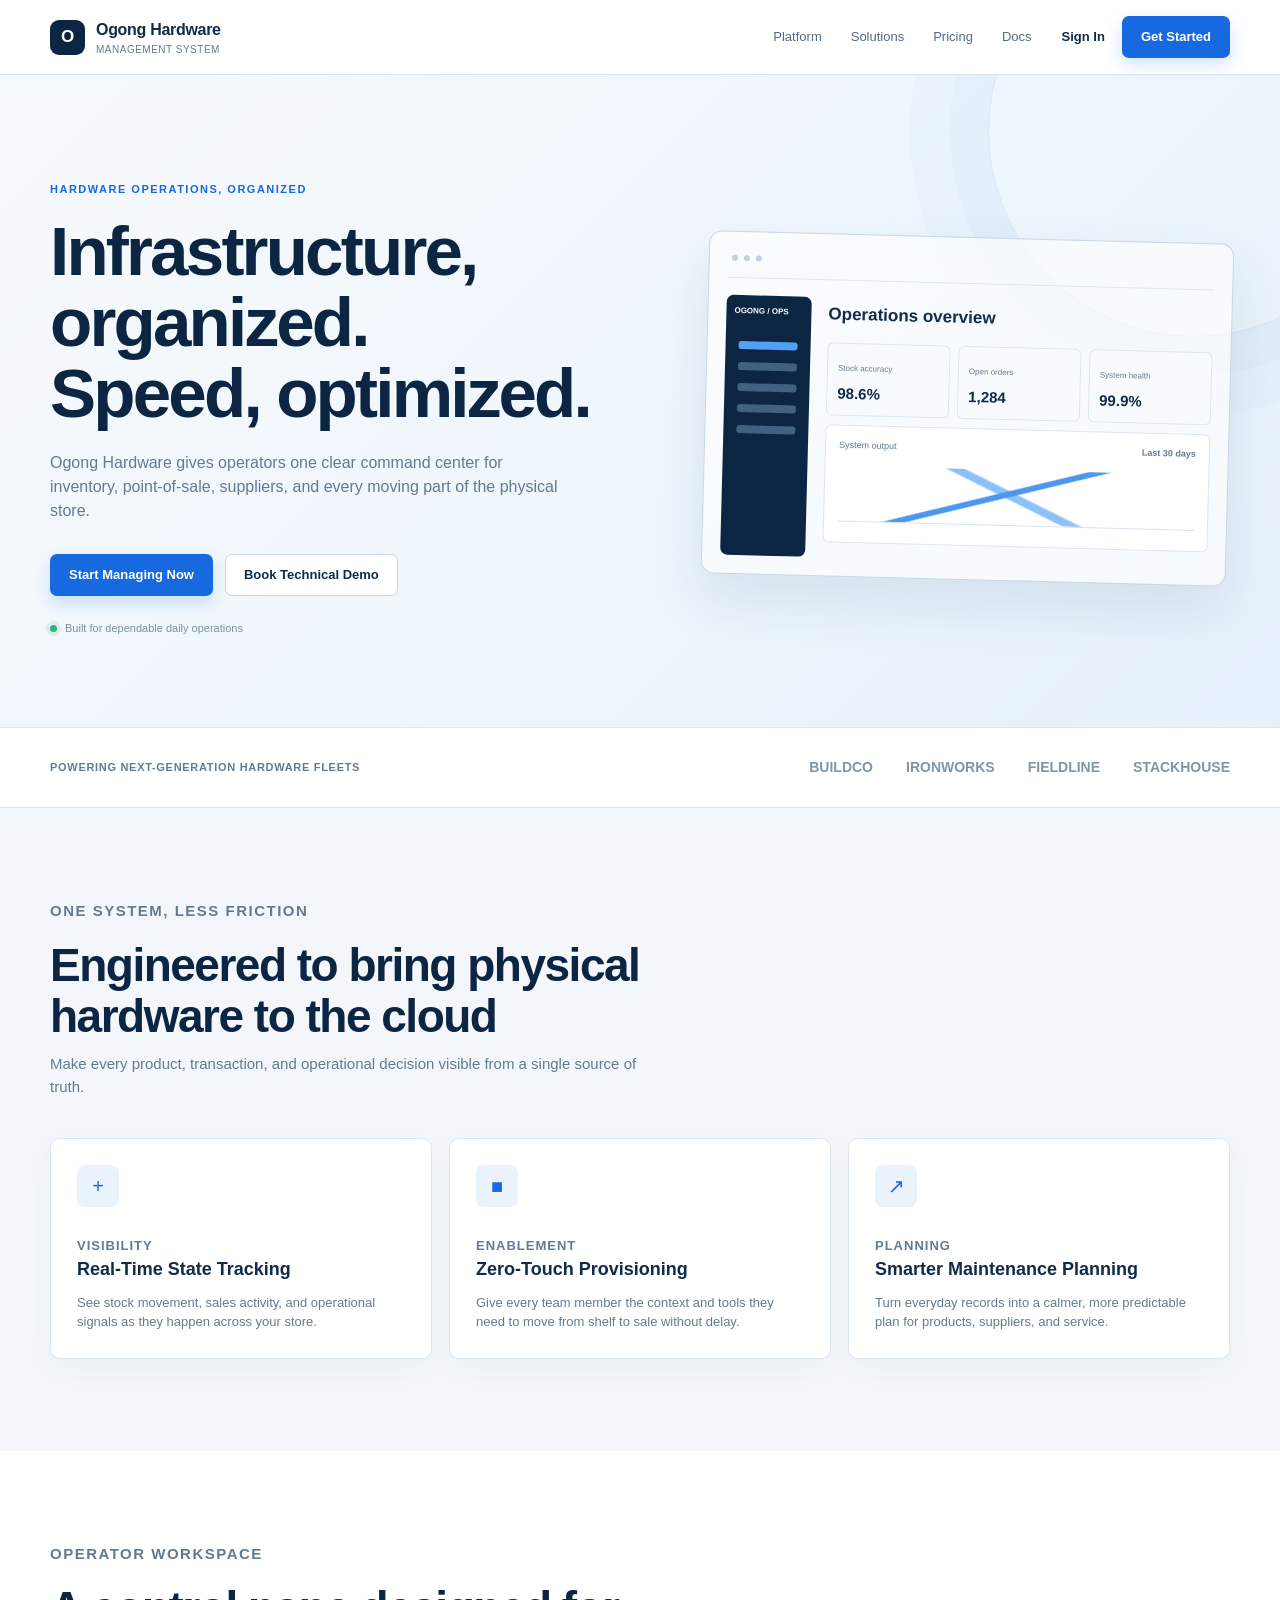
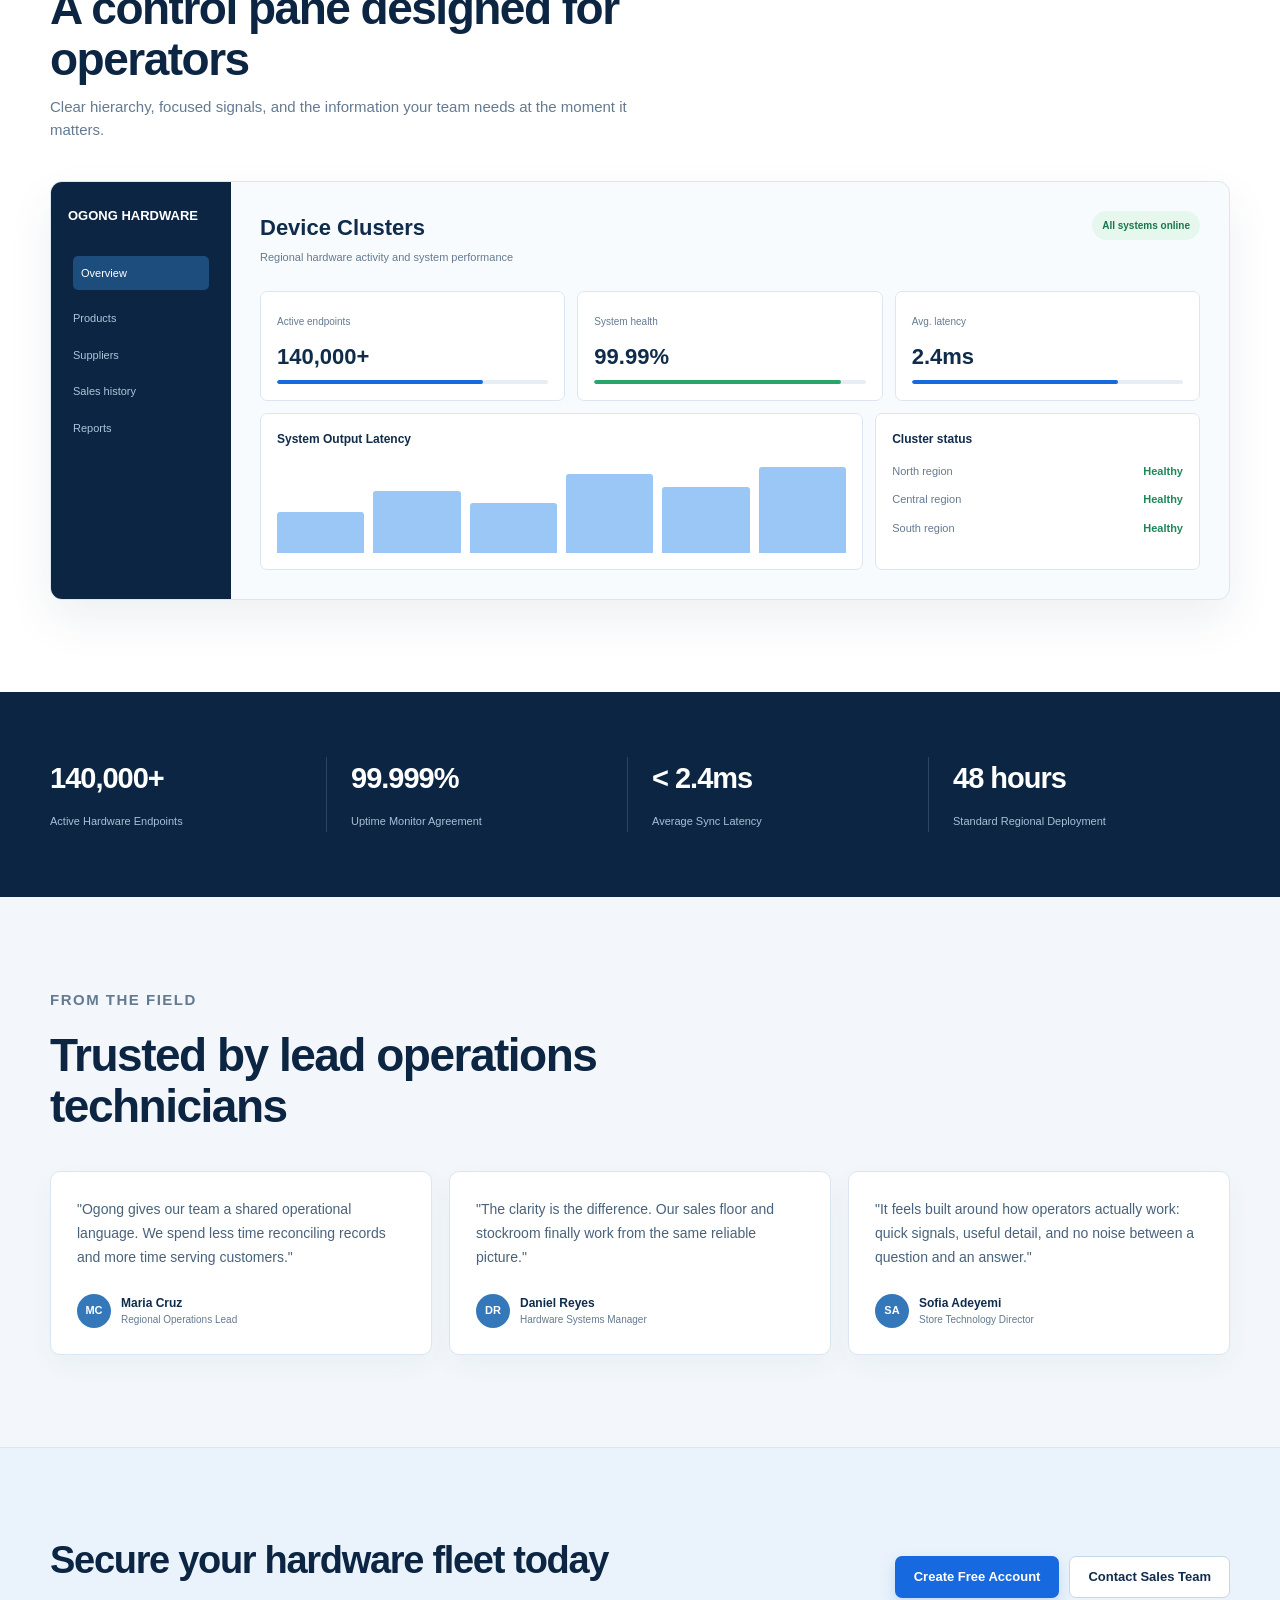
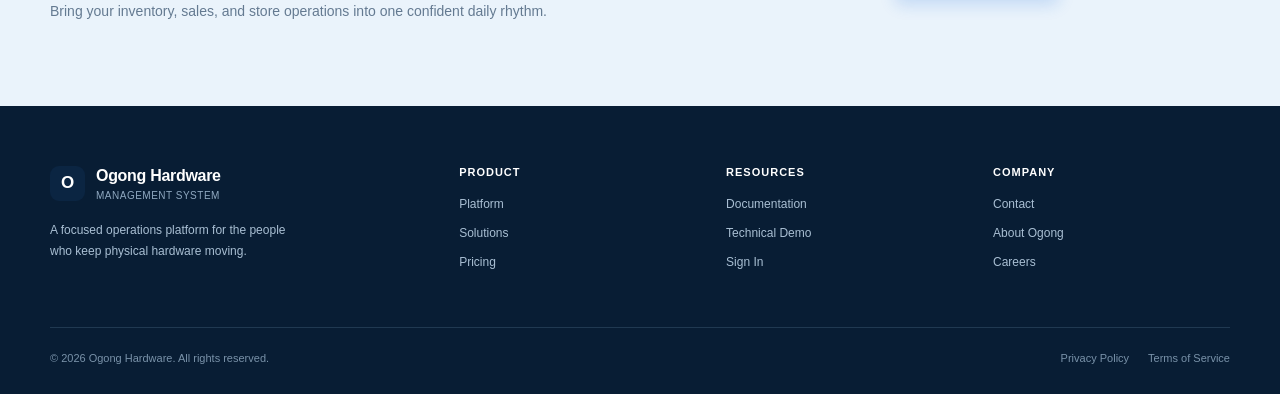
<file: frontend/index.html>
<!DOCTYPE html>
<html lang="en">
<head>
    <meta charset="UTF-8">
    <meta name="viewport" content="width=device-width, initial-scale=1.0">
    <meta name="description" content="Ogong Hardware unifies inventory, operations, and point-of-sale management.">
    <title>Ogong Hardware | Hardware operations, organized</title>
    <style>
        :root {
            --ink: #102c4b;
            --navy: #0b2542;
            --blue: #1769e0;
            --blue-dark: #0f54ba;
            --muted: #647a91;
            --line: #dce6f0;
            --surface: #ffffff;
            --wash: #f3f7fb;
            --wash-blue: #eaf3fc;
            --max: 1180px;
        }

        * { box-sizing: border-box; }

        html { scroll-behavior: smooth; }

        body {
            margin: 0;
            color: var(--ink);
            background: var(--wash);
            font-family: "Segoe UI", Arial, sans-serif;
            line-height: 1.5;
        }

        a { color: inherit; text-decoration: none; }

        .container { width: min(var(--max), calc(100% - 48px)); margin: 0 auto; }

        .site-header {
            position: sticky;
            top: 0;
            z-index: 10;
            background: rgba(255, 255, 255, .94);
            border-bottom: 1px solid var(--line);
            -webkit-backdrop-filter: blur(14px);
            backdrop-filter: blur(14px);
        }

        .nav {
            min-height: 74px;
            display: flex;
            align-items: center;
            justify-content: space-between;
            gap: 30px;
        }

        .brand { display: inline-flex; align-items: center; gap: 11px; font-weight: 750; letter-spacing: -.3px; }

        .brand-mark {
            width: 35px;
            height: 35px;
            display: grid;
            place-items: center;
            color: #fff;
            background: var(--navy);
            border-radius: 9px;
            font-size: 17px;
        }

        .brand small { display: block; color: var(--muted); font-size: 10px; font-weight: 500; letter-spacing: .5px; }

        .nav-links { display: flex; align-items: center; gap: 29px; margin-left: auto; color: #536b83; font-size: 13px; }
        .nav-links a:hover, .text-link:hover { color: var(--blue); }
        .nav-actions { display: flex; align-items: center; gap: 17px; font-size: 13px; }
        .sign-in { color: var(--ink); font-weight: 650; }

        .button {
            display: inline-flex;
            align-items: center;
            justify-content: center;
            min-height: 42px;
            padding: 0 18px;
            border: 1px solid transparent;
            border-radius: 7px;
            font-size: 13px;
            font-weight: 700;
            transition: transform .2s ease, background .2s ease, border-color .2s ease;
        }

        .button:hover { transform: translateY(-2px); }
        .button-primary { color: #fff; background: var(--blue); box-shadow: 0 7px 16px rgba(23, 105, 224, .18); }
        .button-primary:hover { background: var(--blue-dark); }
        .button-ghost { color: var(--ink); background: #fff; border-color: #c8d7e5; }
        .button-ghost:hover { border-color: var(--blue); }

        .hero {
            position: relative;
            overflow: hidden;
            padding: 106px 0 90px;
            background: linear-gradient(135deg, #f7fafd 0%, #edf5fc 62%, #e6f0fa 100%);
            border-bottom: 1px solid var(--line);
        }

        .hero::after {
            content: "";
            position: absolute;
            width: 410px;
            height: 410px;
            right: -120px;
            top: -150px;
            border: 1px solid rgba(62, 131, 203, .13);
            border-radius: 50%;
            box-shadow: 0 0 0 38px rgba(62, 131, 203, .035), 0 0 0 78px rgba(62, 131, 203, .025);
        }

        .hero-grid { position: relative; z-index: 1; display: grid; grid-template-columns: 1.05fr .95fr; align-items: center; gap: 75px; }
        .eyebrow { margin: 0 0 18px; color: var(--blue); font-size: 11px; font-weight: 800; letter-spacing: 1.5px; text-transform: uppercase; }
        h1, h2, h3, p { margin-top: 0; }
        h1 { max-width: 620px; margin-bottom: 22px; color: var(--navy); font-size: clamp(42px, 5.4vw, 70px); line-height: 1.03; letter-spacing: -2.8px; }
        .hero-copy { max-width: 520px; color: var(--muted); font-size: 16px; }
        .hero-actions { display: flex; flex-wrap: wrap; gap: 12px; margin-top: 31px; }
        .hero-note { display: flex; align-items: center; gap: 8px; margin-top: 24px; color: #7890a7; font-size: 11px; }
        .status-dot { width: 7px; height: 7px; border-radius: 50%; background: #2bb673; box-shadow: 0 0 0 4px rgba(43, 182, 115, .12); }

        .hero-visual { min-height: 340px; padding: 18px; background: rgba(255, 255, 255, .62); border: 1px solid rgba(160, 185, 208, .55); border-radius: 13px; box-shadow: 0 25px 55px rgba(34, 72, 111, .11); transform: rotate(1.5deg); }
        .window-bar { display: flex; align-items: center; gap: 6px; height: 28px; padding: 0 4px 12px; border-bottom: 1px solid var(--line); }
        .window-bar i { width: 6px; height: 6px; border-radius: 50%; background: #c1d1e0; }
        .preview-body { display: grid; grid-template-columns: 85px 1fr; gap: 17px; padding-top: 17px; }
        .preview-sidebar { min-height: 260px; padding: 10px 8px; color: #a9c5df; background: var(--navy); border-radius: 7px; }
        .preview-sidebar b { display: block; margin: 0 0 24px; color: #fff; font-size: 8px; }
        .preview-sidebar span { display: block; height: 8px; margin: 13px 5px; border-radius: 3px; background: #426181; }
        .preview-sidebar span.active { background: #51a0f4; }
        .preview-content h3 { margin: 4px 0 15px; font-size: 17px; }
        .mini-grid { display: grid; grid-template-columns: repeat(3, 1fr); gap: 8px; }
        .mini-card { padding: 10px; background: #f8fbfe; border: 1px solid var(--line); border-radius: 6px; }
        .mini-card small { color: var(--muted); font-size: 8px; }
        .mini-card strong { display: block; margin-top: 5px; font-size: 15px; }
        .chart { height: 118px; margin-top: 9px; padding: 13px; background: #fff; border: 1px solid var(--line); border-radius: 6px; }
        .chart-label { display: flex; justify-content: space-between; color: var(--muted); font-size: 9px; }
        .chart-line { height: 56px; margin-top: 13px; background: linear-gradient(165deg, transparent 44%, #4c98ec 45%, #4c98ec 48%, transparent 49%), linear-gradient(25deg, transparent 47%, #8bc1f7 48%, #8bc1f7 51%, transparent 52%); border-bottom: 1px solid #d6e2ed; }

        .section { padding: 92px 0; }
        .section-heading { max-width: 590px; margin-bottom: 40px; }
        .section-heading h2 { margin-bottom: 12px; color: var(--navy); font-size: clamp(30px, 4vw, 46px); line-height: 1.1; letter-spacing: -1.5px; }
        .section-heading p { color: var(--muted); font-size: 15px; }
        .trusted { padding: 29px 0; background: #fff; border-bottom: 1px solid var(--line); }
        .trusted-row { display: flex; align-items: center; justify-content: space-between; gap: 20px; }
        .trusted-label { color: var(--muted); font-size: 11px; font-weight: 700; letter-spacing: .7px; text-transform: uppercase; }
        .partner-list { display: flex; flex-wrap: wrap; justify-content: flex-end; gap: 33px; color: #8295a8; font-size: 14px; font-weight: 700; }

        .capability-grid { display: grid; grid-template-columns: repeat(3, 1fr); gap: 17px; }
        .capability-card, .testimonial { padding: 26px; background: var(--surface); border: 1px solid var(--line); border-radius: 10px; box-shadow: 0 10px 26px rgba(25, 58, 91, .045); }
        .capability-icon { display: grid; place-items: center; width: 42px; height: 42px; margin-bottom: 29px; color: var(--blue); background: var(--wash-blue); border-radius: 8px; font-size: 20px; }
        .card-label { margin-bottom: 9px; color: var(--blue); font-size: 10px; font-weight: 800; letter-spacing: 1px; text-transform: uppercase; }
        .capability-card h3 { margin-bottom: 10px; font-size: 18px; }
        .capability-card p, .testimonial p { margin-bottom: 0; color: var(--muted); font-size: 13px; }

        .control-section { background: #fff; }
        .control-preview { display: grid; grid-template-columns: 180px 1fr; min-height: 390px; overflow: hidden; background: #f8fbfe; border: 1px solid var(--line); border-radius: 12px; box-shadow: 0 20px 45px rgba(25, 58, 91, .08); }
        .control-nav { padding: 24px 17px; color: #aec5db; background: var(--navy); }
        .control-nav strong { display: block; margin-bottom: 30px; color: #fff; font-size: 13px; }
        .control-nav span { display: block; margin: 20px 5px; font-size: 11px; }
        .control-nav .selected { padding: 9px 8px; color: #fff; background: #1d4d7d; border-radius: 5px; }
        .control-main { padding: 29px; }
        .control-top { display: flex; justify-content: space-between; align-items: flex-start; gap: 15px; margin-bottom: 25px; }
        .control-top h3 { margin: 0 0 5px; font-size: 22px; }
        .control-top p { margin: 0; color: var(--muted); font-size: 11px; }
        .online { padding: 7px 10px; color: #18764b; background: #e6f7ee; border-radius: 20px; font-size: 10px; font-weight: 700; }
        .metric-grid { display: grid; grid-template-columns: repeat(3, 1fr); gap: 12px; }
        .metric { padding: 16px; background: #fff; border: 1px solid var(--line); border-radius: 7px; }
        .metric span { color: var(--muted); font-size: 10px; }
        .metric strong { display: block; margin: 8px 0 7px; font-size: 22px; }
        .progress { height: 4px; overflow: hidden; background: #e6edf4; border-radius: 4px; }
        .progress i { display: block; width: 76%; height: 100%; background: var(--blue); border-radius: inherit; }
        .progress.green i { width: 91%; background: #29a56b; }
        .preview-panels { display: grid; grid-template-columns: 1.3fr .7fr; gap: 12px; margin-top: 12px; }
        .preview-panel { min-height: 145px; padding: 16px; background: #fff; border: 1px solid var(--line); border-radius: 7px; }
        .preview-panel h4 { margin: 0 0 15px; font-size: 12px; }
        .bars { display: flex; align-items: flex-end; gap: 9px; height: 90px; }
        .bars i { flex: 1; background: #9ac7f5; border-radius: 3px 3px 0 0; }
        .bars i:nth-child(1) { height: 45%; } .bars i:nth-child(2) { height: 69%; } .bars i:nth-child(3) { height: 55%; } .bars i:nth-child(4) { height: 88%; } .bars i:nth-child(5) { height: 73%; } .bars i:nth-child(6) { height: 96%; }
        .status-list { display: grid; gap: 12px; color: var(--muted); font-size: 11px; }
        .status-list span { display: flex; justify-content: space-between; gap: 10px; }
        .status-list b { color: #1c8858; }

        .stats { padding: 65px 0; color: #fff; background: var(--navy); }
        .stats-grid { display: grid; grid-template-columns: repeat(4, 1fr); gap: 24px; }
        .stat { padding-right: 20px; border-right: 1px solid #294662; }
        .stat:last-child { border: 0; }
        .stat strong { display: block; margin-bottom: 8px; color: #fff; font-size: 29px; letter-spacing: -1px; }
        .stat span { color: #a9bfd5; font-size: 11px; }

        .testimonial-grid { display: grid; grid-template-columns: repeat(3, 1fr); gap: 17px; }
        .testimonial > p { margin-bottom: 24px; color: #49627a; font-size: 14px; line-height: 1.7; }
        .person { display: flex; align-items: center; gap: 10px; }
        .avatar { display: grid; place-items: center; width: 34px; height: 34px; color: #fff; background: #3478b9; border-radius: 50%; font-size: 11px; font-weight: 700; }
        .person strong { display: block; font-size: 12px; } .person span { display: block; color: var(--muted); font-size: 10px; }

        .cta { padding: 84px 0; background: #eaf3fb; border-top: 1px solid var(--line); }
        .cta-inner { display: flex; align-items: center; justify-content: space-between; gap: 35px; }
        .cta h2 { margin-bottom: 12px; color: var(--navy); font-size: 38px; letter-spacing: -1.3px; }
        .cta p { max-width: 500px; margin: 0; color: var(--muted); font-size: 14px; }
        .cta-actions { display: flex; flex-wrap: wrap; gap: 10px; }

        footer { padding: 58px 0 27px; color: #a9bfd3; background: #081d34; }
        .footer-grid { display: grid; grid-template-columns: 1.6fr repeat(3, 1fr); gap: 30px; padding-bottom: 45px; }
        footer .brand { color: #fff; } footer .brand small { color: #8fa8c0; }
        .footer-about { max-width: 250px; margin-top: 17px; font-size: 12px; line-height: 1.8; }
        .footer-column strong { display: block; margin-bottom: 15px; color: #fff; font-size: 11px; text-transform: uppercase; letter-spacing: 1px; }
        .footer-column a { display: block; margin: 11px 0; font-size: 12px; } .footer-column a:hover { color: #fff; }
        .footer-bottom { display: flex; justify-content: space-between; gap: 15px; padding-top: 22px; border-top: 1px solid #203951; color: #7992a9; font-size: 11px; }
        .footer-bottom div { display: flex; gap: 19px; }

        @media (max-width: 850px) {
            .nav-links { display: none; }
            .hero-grid { grid-template-columns: 1fr; gap: 48px; }
            .hero { padding: 78px 0 65px; }
            .hero-visual { max-width: 620px; transform: none; }
            .capability-grid, .testimonial-grid { grid-template-columns: 1fr; }
            .stats-grid { grid-template-columns: repeat(2, 1fr); }
            .stat:nth-child(2) { border: 0; }
            .cta-inner { align-items: flex-start; flex-direction: column; }
        }

        @media (max-width: 560px) {
            .container { width: min(100% - 32px, var(--max)); }
            .nav { min-height: 65px; gap: 12px; } .nav-actions { gap: 10px; } .nav-actions .button { padding: 0 12px; }
            h1 { font-size: 43px; letter-spacing: -1.8px; } .hero-copy { font-size: 14px; }
            .hero-actions .button, .cta-actions .button { width: 100%; }
            .trusted-row { align-items: flex-start; flex-direction: column; } .partner-list { justify-content: flex-start; gap: 14px 23px; }
            .section { padding: 67px 0; } .section-heading { margin-bottom: 28px; }
            .control-preview { grid-template-columns: 1fr; } .control-nav { display: none; } .control-main { padding: 18px; }
            .metric-grid { grid-template-columns: 1fr; } .preview-panels { grid-template-columns: 1fr; }
            .stats-grid { grid-template-columns: 1fr 1fr; gap: 25px 12px; } .stat { border: 0; padding: 0; } .stat strong { font-size: 23px; }
            .cta h2 { font-size: 31px; }
            .footer-grid { grid-template-columns: 1fr 1fr; gap: 28px 16px; } .footer-grid .footer-brand { grid-column: 1 / -1; }
            .footer-bottom { align-items: flex-start; flex-direction: column; }
        }
    </style>
</head>
<body>
    <header class="site-header">
        <div class="container nav">
            <a class="brand" href="index.html" aria-label="Ogong Hardware home">
                <span class="brand-mark">O</span>
                <span>Ogong Hardware<small>MANAGEMENT SYSTEM</small></span>
            </a>
            <nav class="nav-links" aria-label="Main navigation">
                <a href="#platform">Platform</a><a href="#solutions">Solutions</a><a href="#pricing">Pricing</a><a href="#docs">Docs</a>
            </nav>
            <div class="nav-actions"><a class="sign-in" href="login.html">Sign In</a><a class="button button-primary" href="login.html">Get Started</a></div>
        </div>
    </header>

    <main>
        <section class="hero" id="platform">
            <div class="container hero-grid">
                <div>
                    <p class="eyebrow">Hardware operations, organized</p>
                    <h1>Infrastructure, organized.<br>Speed, optimized.</h1>
                    <p class="hero-copy">Ogong Hardware gives operators one clear command center for inventory, point-of-sale, suppliers, and every moving part of the physical store.</p>
                    <div class="hero-actions"><a class="button button-primary" href="login.html">Start Managing Now</a><a class="button button-ghost" href="#contact">Book Technical Demo</a></div>
                    <div class="hero-note"><i class="status-dot"></i> Built for dependable daily operations</div>
                </div>
                <div class="hero-visual" aria-label="Operations dashboard preview">
                    <div class="window-bar"><i></i><i></i><i></i></div>
                    <div class="preview-body"><aside class="preview-sidebar"><b>OGONG / OPS</b><span class="active"></span><span></span><span></span><span></span><span></span></aside><div class="preview-content"><h3>Operations overview</h3><div class="mini-grid"><div class="mini-card"><small>Stock accuracy</small><strong>98.6%</strong></div><div class="mini-card"><small>Open orders</small><strong>1,284</strong></div><div class="mini-card"><small>System health</small><strong>99.9%</strong></div></div><div class="chart"><div class="chart-label"><span>System output</span><b>Last 30 days</b></div><div class="chart-line"></div></div></div></div>
                </div>
            </div>
        </section>

        <section class="trusted"><div class="container trusted-row"><span class="trusted-label">Powering next-generation hardware fleets</span><div class="partner-list"><span>BUILDCO</span><span>IRONWORKS</span><span>FIELDLINE</span><span>STACKHOUSE</span></div></div></section>

        <section class="section" id="solutions"><div class="container"><div class="section-heading"><p class="eyebrow">One system, less friction</p><h2>Engineered to bring physical hardware to the cloud</h2><p>Make every product, transaction, and operational decision visible from a single source of truth.</p></div><div class="capability-grid"><article class="capability-card"><div class="capability-icon">+</div><p class="card-label">Visibility</p><h3>Real-Time State Tracking</h3><p>See stock movement, sales activity, and operational signals as they happen across your store.</p></article><article class="capability-card"><div class="capability-icon">&#9632;</div><p class="card-label">Enablement</p><h3>Zero-Touch Provisioning</h3><p>Give every team member the context and tools they need to move from shelf to sale without delay.</p></article><article class="capability-card"><div class="capability-icon">&#8599;</div><p class="card-label">Planning</p><h3>Smarter Maintenance Planning</h3><p>Turn everyday records into a calmer, more predictable plan for products, suppliers, and service.</p></article></div></div></section>

        <section class="section control-section" id="docs"><div class="container"><div class="section-heading"><p class="eyebrow">Operator workspace</p><h2>A control pane designed for operators</h2><p>Clear hierarchy, focused signals, and the information your team needs at the moment it matters.</p></div><div class="control-preview"><aside class="control-nav"><strong>OGONG HARDWARE</strong><span class="selected">Overview</span><span>Products</span><span>Suppliers</span><span>Sales history</span><span>Reports</span></aside><div class="control-main"><div class="control-top"><div><h3>Device Clusters</h3><p>Regional hardware activity and system performance</p></div><span class="online">All systems online</span></div><div class="metric-grid"><div class="metric"><span>Active endpoints</span><strong>140,000+</strong><div class="progress"><i></i></div></div><div class="metric"><span>System health</span><strong>99.99%</strong><div class="progress green"><i></i></div></div><div class="metric"><span>Avg. latency</span><strong>2.4ms</strong><div class="progress"><i></i></div></div></div><div class="preview-panels"><div class="preview-panel"><h4>System Output Latency</h4><div class="bars"><i></i><i></i><i></i><i></i><i></i><i></i></div></div><div class="preview-panel"><h4>Cluster status</h4><div class="status-list"><span>North region <b>Healthy</b></span><span>Central region <b>Healthy</b></span><span>South region <b>Healthy</b></span></div></div></div></div></div></div></section>

        <section class="stats" id="pricing"><div class="container stats-grid"><div class="stat"><strong>140,000+</strong><span>Active Hardware Endpoints</span></div><div class="stat"><strong>99.999%</strong><span>Uptime Monitor Agreement</span></div><div class="stat"><strong>&lt; 2.4ms</strong><span>Average Sync Latency</span></div><div class="stat"><strong>48 hours</strong><span>Standard Regional Deployment</span></div></div></section>

        <section class="section"><div class="container"><div class="section-heading"><p class="eyebrow">From the field</p><h2>Trusted by lead operations technicians</h2></div><div class="testimonial-grid"><article class="testimonial"><p>"Ogong gives our team a shared operational language. We spend less time reconciling records and more time serving customers."</p><div class="person"><div class="avatar">MC</div><div><strong>Maria Cruz</strong><span>Regional Operations Lead</span></div></div></article><article class="testimonial"><p>"The clarity is the difference. Our sales floor and stockroom finally work from the same reliable picture."</p><div class="person"><div class="avatar">DR</div><div><strong>Daniel Reyes</strong><span>Hardware Systems Manager</span></div></div></article><article class="testimonial"><p>"It feels built around how operators actually work: quick signals, useful detail, and no noise between a question and an answer."</p><div class="person"><div class="avatar">SA</div><div><strong>Sofia Adeyemi</strong><span>Store Technology Director</span></div></div></article></div></div></section>

        <section class="cta" id="contact"><div class="container cta-inner"><div><h2>Secure your hardware fleet today</h2><p>Bring your inventory, sales, and store operations into one confident daily rhythm.</p></div><div class="cta-actions"><a class="button button-primary" href="login.html">Create Free Account</a><a class="button button-ghost" href="mailto:sales@ogonghardware.example">Contact Sales Team</a></div></div></section>
    </main>

    <footer><div class="container"><div class="footer-grid"><div class="footer-brand"><a class="brand" href="index.html"><span class="brand-mark">O</span><span>Ogong Hardware<small>MANAGEMENT SYSTEM</small></span></a><p class="footer-about">A focused operations platform for the people who keep physical hardware moving.</p></div><div class="footer-column"><strong>Product</strong><a href="#platform">Platform</a><a href="#solutions">Solutions</a><a href="#pricing">Pricing</a></div><div class="footer-column"><strong>Resources</strong><a href="#docs">Documentation</a><a href="#contact">Technical Demo</a><a href="login.html">Sign In</a></div><div class="footer-column"><strong>Company</strong><a href="#contact">Contact</a><a href="#contact">About Ogong</a><a href="#contact">Careers</a></div></div><div class="footer-bottom"><span>&copy; 2026 Ogong Hardware. All rights reserved.</span><div><a href="#contact">Privacy Policy</a><a href="#contact">Terms of Service</a></div></div></div></footer>
</body>
</html>
</file>
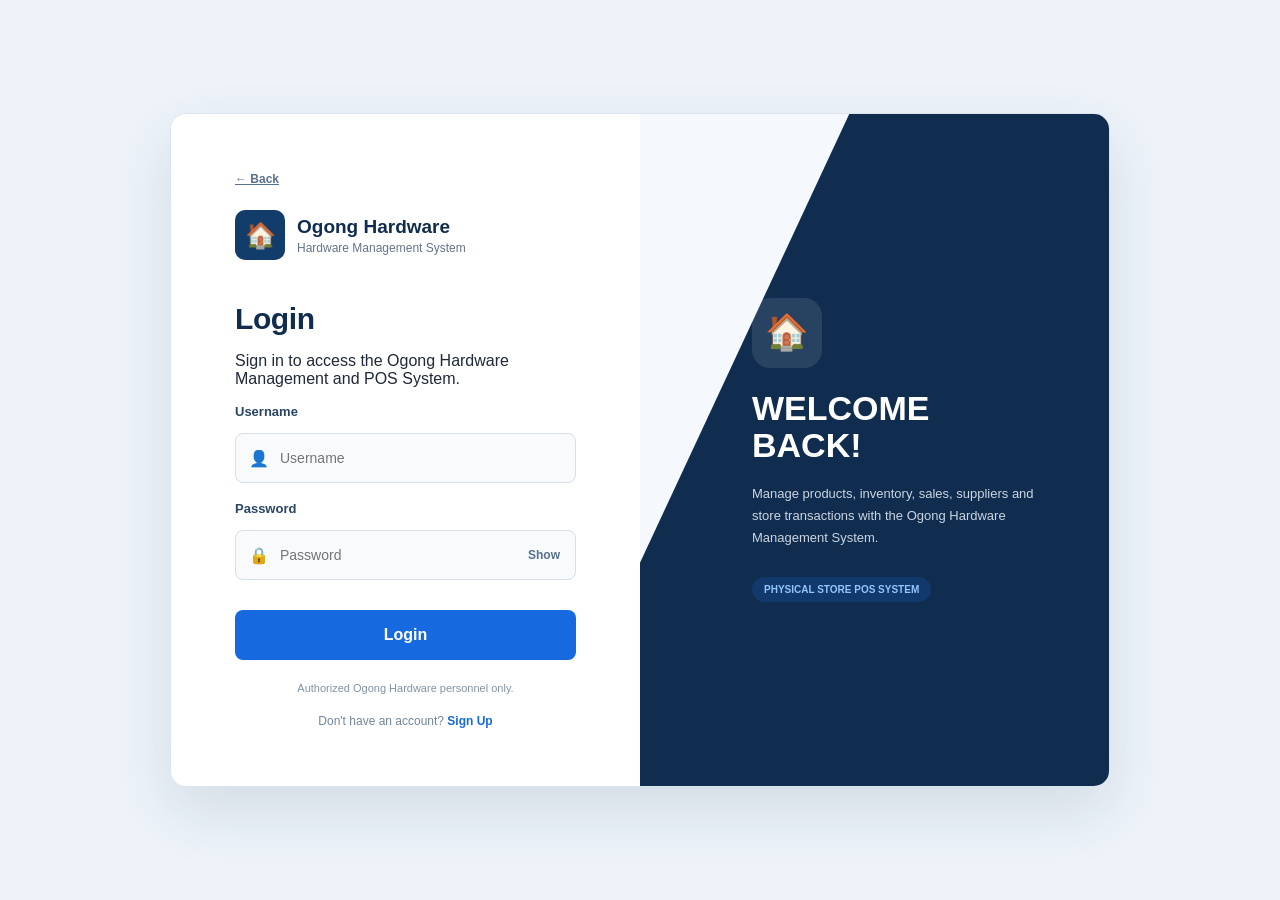
<file: frontend/categories.html>
<!DOCTYPE html>
<html lang="en">
<head>
  <meta charset="UTF-8">
  <meta name="viewport" content="width=device-width, initial-scale=1.0">
  <title>Categories - OGONG Hardware</title>
  <link rel="stylesheet" href="css/styles.css">
</head>

<style>
  .dashboard-logo {
      display: flex;
      align-items: center;
      gap: 12px;
      margin-bottom: 28px;
      
      
    }

    .dashboard-logo-mark {
      width: 48px;
      height: 48px;
      border-radius: 12px;
      background: #0f2747;
      background:
          linear-gradient(
                    rgba(0, 0, 0, 0.326),
                    rgba(0, 0, 0, 0.44)
                ),
          url("images/logo.png");
      color: white;
      display: flex;
      align-items: center;
      justify-content: center;
      font-size: 22px;
      font-weight: 800;
      box-shadow: 0 4px 12px rgba(15, 39, 71, 0.18);
    }

    .dashboard-logo-text {
      line-height: 1.1;
    }

    .dashboard-logo-text strong {
      display: block;
      font-size: 16px;
      color: #0f2747;
    }

    .dashboard-logo-text span {
      display: block;
      font-size: 11px;
      color: #64748b;
      margin-top: 3px;
      letter-spacing: .5px;
    }
</style>

<style>
  .categories-page { min-width: 0; background: #f7f9fc; }
  .categories-page .header { align-items: center; gap: 18px; margin-bottom: 20px; }
  .categories-title { display: flex; align-items: center; gap: 13px; min-width: 0; }
  .categories-title-icon, .category-row-icon, .category-kpi-icon { display: grid; place-items: center; color: #1769e0; background: #edf5ff; }
  .categories-title-icon { width: 44px; height: 44px; flex: 0 0 44px; border-radius: 10px; }
  .categories-title-icon svg { width: 22px; height: 22px; }
  .categories-page .header h2 { margin: 0 0 5px; color: #102a43; font-size: 27px; }
  .categories-page .header p { margin: 0; color: #708198; font-size: 13px; }
  .categories-page .button { display: inline-flex; align-items: center; justify-content: center; gap: 8px; min-height: 38px; padding: 9px 13px; border-radius: 7px; font-size: 12px; font-weight: 700; white-space: nowrap; }
  .categories-page .button-primary { background: #1769e0; box-shadow: 0 4px 10px rgba(23,105,224,.16); }
  .categories-page .button-primary:hover { background: #1058c4; }
  .categories-page .button-secondary { color: #31516e; background: #f4f8fd; border: 1px solid #e2eaf3; }
  .categories-page .button-secondary:hover { background: #eaf2fc; }
  .category-summary { display: grid; grid-template-columns: repeat(4, minmax(0, 1fr)); gap: 12px; margin-bottom: 17px; }
  .category-summary-card { display: flex; align-items: center; gap: 12px; min-width: 0; min-height: 92px; padding: 15px; background: #fff; border: 1px solid #e4eaf1; border-radius: 10px; box-shadow: 0 5px 16px rgba(16,42,67,.045); transition: transform .18s ease, box-shadow .18s ease; }
  .category-summary-card:hover { transform: translateY(-1px); box-shadow: 0 8px 20px rgba(16,42,67,.075); }
  .category-kpi-icon { width: 38px; height: 38px; flex: 0 0 38px; border-radius: 9px; }
  .category-kpi-icon svg { width: 18px; height: 18px; }
  .category-summary-card.is-good .category-kpi-icon { color: #059669; background: #eafaf2; }
  .category-summary-card.is-muted .category-kpi-icon { color: #718096; background: #f1f5f9; }
  .category-summary-copy { min-width: 0; }
  .category-summary-copy h3 { margin: 0; color: #73849a; font-size: 10px; font-weight: 800; text-transform: uppercase; }
  .category-summary-copy p { margin: 7px 0 0; color: #102a43; font-size: 22px; font-weight: 800; }
  .category-toolbar { display: flex; align-items: center; gap: 9px; flex-wrap: wrap; padding: 13px; margin-bottom: 12px; background: #fff; border: 1px solid #e4eaf1; border-radius: 10px; box-shadow: 0 4px 14px rgba(16,42,67,.035); }
  .category-toolbar input, .category-toolbar select { height: 39px; padding: 8px 11px; color: #183653; border-color: #e1e8f0; border-radius: 7px; font-size: 12px; }
  .category-toolbar input { flex: 1 1 220px; min-width: 180px; }
  .category-toolbar select { flex: 0 1 180px; min-width: 155px; }
  .category-toolbar input::placeholder { color: #98a7b8; }
  .category-toolbar select:disabled { color: #98a7b8; background: #f8fafc; }
  .category-toolbar .button-clear { color: #52677d; background: #fff; border: 1px solid #e2eaf3; }
  .category-toolbar .button-clear:hover { background: #f4f8fd; }
  .category-count-warning { width: 100%; margin: 0; color: #8a6b24; font-size: 11px; }
  .categories-table-card { padding: 0; overflow: hidden; border-radius: 10px; box-shadow: 0 6px 18px rgba(16,42,67,.045); }
  .categories-table-card .table-responsive { overflow-x: auto; }
  .categories-table { min-width: 620px; border-collapse: collapse; }
  .categories-table thead { background: #f8fafc; }
  .categories-table th { padding: 12px 14px; color: #8a9bb0; font-size: 9px; font-weight: 800; text-transform: uppercase; white-space: nowrap; }
  .categories-table td { padding: 12px 14px; color: #61758a; border-bottom: 1px solid #edf2f7; font-size: 11px; vertical-align: middle; }
  .categories-table tbody tr:last-child td { border-bottom: 0; }
  .categories-table tbody tr { transition: background-color .16s ease; }
  .categories-table tbody tr:hover { background: #f9fbfe; }
  .category-name-cell { display: flex; align-items: center; gap: 10px; min-width: 190px; }
  .category-row-icon { width: 34px; height: 34px; flex: 0 0 34px; border-radius: 8px; }
  .category-row-icon svg { width: 17px; height: 17px; }
  .category-name-copy strong { display: block; color: #183653; font-size: 12px; }
  .category-name-copy span { display: block; margin-top: 3px; color: #9aa8b8; font-size: 9px; }
  .category-product-count { color: #183653; font-weight: 800; white-space: nowrap; }
  .category-product-count span { display: block; margin-top: 3px; color: #98a7b8; font-size: 9px; font-weight: 500; }
  .category-state { display: inline-flex; align-items: center; padding: 5px 8px; border-radius: 999px; font-size: 9px; font-weight: 800; white-space: nowrap; }
  .category-state.has-products { color: #087f5b; background: #eafaf2; }
  .category-state.is-empty { color: #64748b; background: #f1f5f9; }
  .category-state.is-unknown { color: #8a6b24; background: #fff7e6; }
  .category-actions { display: flex; justify-content: flex-end; gap: 6px; }
  .category-action { display: inline-flex; align-items: center; justify-content: center; gap: 5px; min-height: 30px; padding: 5px 8px; color: #57718d; background: #fff; border: 1px solid #e5ebf2; border-radius: 7px; font-size: 10px; font-weight: 700; cursor: pointer; transition: .16s ease; }
  .category-action svg { width: 13px; height: 13px; }
  .category-action:hover { color: #1769e0; background: #edf5ff; border-color: #cfe1f9; }
  .category-action.delete:hover { color: #c62828; background: #fff0ef; border-color: #f5d3d0; }
  .category-action:focus-visible { outline: 2px solid #75a9ed; outline-offset: 2px; }
  .category-state-cell { white-space: nowrap; }
  .category-empty-state { display: grid; place-items: center; min-height: 170px; padding: 25px; color: #8293a7; text-align: center; }
  .category-empty-state strong { display: block; margin: 0 0 5px; color: #183653; font-size: 13px; }
  .category-empty-state p { margin: 0; font-size: 11px; line-height: 1.5; }
  .category-empty-state .button { margin-top: 13px; }
  .categories-modal .modal-content { width: min(520px, 94vw); max-height: calc(100vh - 36px); padding: 23px; border-radius: 12px; }
  .categories-modal .modal-header { padding-bottom: 14px; margin-bottom: 17px; border-bottom: 1px solid #edf2f7; }
  .categories-modal .modal-header h2 { margin: 0; color: #102a43; font-size: 18px; }
  .categories-modal .modal-close { width: 32px; height: 32px; color: #6b7f93; background: #f4f7fa; border-radius: 7px; }
  .categories-modal .form-group { gap: 7px; margin-bottom: 12px; }
  .categories-modal .form-group label { color: #52677d; font-size: 11px; font-weight: 700; }
  .categories-modal .form-group input { height: 40px; padding: 8px 10px; border-color: #dfe7f0; border-radius: 7px; font-size: 12px; }
  .categories-modal .form-group input:focus { border-color: #75a9ed; box-shadow: 0 0 0 3px #edf5ff; }
  .category-form-help { margin: -4px 0 0; color: #8999aa; font-size: 10px; }
  .category-modal-actions { display: flex; justify-content: flex-end; gap: 8px; padding-top: 14px; margin-top: 18px; border-top: 1px solid #edf2f7; }
  @media (max-width: 1000px) { .category-summary { grid-template-columns: repeat(2, minmax(0, 1fr)); } }
  @media (max-width: 650px) {
    .categories-page { padding: 18px 14px; }
    .categories-page .header { align-items: flex-start; flex-direction: column; gap: 14px; }
    .categories-page .header h2 { font-size: 23px; }
    .categories-title { align-items: flex-start; gap: 9px; }
    .categories-title-icon { width: 38px; height: 38px; flex-basis: 38px; }
    .category-summary { gap: 9px; }
    .category-summary-card { min-height: 80px; padding: 12px; }
    .category-kpi-icon { width: 34px; height: 34px; flex-basis: 34px; }
    .category-summary-copy p { font-size: 20px; }
    .category-toolbar { align-items: stretch; padding: 11px; }
    .category-toolbar input, .category-toolbar select { flex: 1 1 100%; width: 100%; min-width: 0; }
    .category-toolbar .button { flex: 1 1 calc(50% - 5px); }
    .categories-modal .modal-content { padding: 18px; }
  }
  @media (max-width: 390px) {
    .category-summary { grid-template-columns: 1fr; }
    .category-toolbar .button { flex-basis: 100%; }
  }
</style>

<body>
  <div class="container">

    <aside class="sidebar">

      <div class="dashboard-logo">

        <div class="dashboard-logo-mark">
          OG
        </div>

        <div class="dashboard-logo-text">
          <strong>OGONG HARDWARE</strong>
          <span>BUILT TOGETHER</span>
        </div>

      </div>

      <div id="sidebar-nav"></div>

    </aside>  

    <!-- MAIN CONTENT -->
    <main class="main categories-page">

      <div class="header">
        <div class="categories-title">
          <span class="categories-title-icon" aria-hidden="true">
            <svg viewBox="0 0 24 24" fill="none" stroke="currentColor" stroke-width="1.8" stroke-linecap="round" stroke-linejoin="round"><path d="M3 7.5A1.5 1.5 0 0 1 4.5 6H10l2 2h7.5A1.5 1.5 0 0 1 21 9.5v8a1.5 1.5 0 0 1-1.5 1.5h-15A1.5 1.5 0 0 1 3 17.5z"/><path d="M3.5 10h17"/></svg>
          </span>
          <div>
          <h2>Categories</h2>
          <p>Organize your products into clear inventory categories.</p>
          </div>
        </div>

      </div>

      <div id="alert-container" aria-live="polite"></div>

      <section class="category-summary" aria-label="Category summary">
        <article class="category-summary-card">
          <span class="category-kpi-icon" aria-hidden="true"><svg viewBox="0 0 24 24" fill="none" stroke="currentColor" stroke-width="1.8" stroke-linecap="round" stroke-linejoin="round"><path d="M3 7.5A1.5 1.5 0 0 1 4.5 6H10l2 2h7.5A1.5 1.5 0 0 1 21 9.5v8a1.5 1.5 0 0 1-1.5 1.5h-15A1.5 1.5 0 0 1 3 17.5z"/><path d="M3.5 10h17"/></svg></span>
          <div class="category-summary-copy"><h3>Total Categories</h3><p id="summary-total">0</p></div>
        </article>
        <article class="category-summary-card is-good">
          <span class="category-kpi-icon" aria-hidden="true"><svg viewBox="0 0 24 24" fill="none" stroke="currentColor" stroke-width="1.8" stroke-linecap="round" stroke-linejoin="round"><path d="M4 7h16M4 12h10M4 17h7"/><path d="m16 16 2 2 4-4"/></svg></span>
          <div class="category-summary-copy"><h3>Categories with Products</h3><p id="summary-used">—</p></div>
        </article>
        <article class="category-summary-card is-muted">
          <span class="category-kpi-icon" aria-hidden="true"><svg viewBox="0 0 24 24" fill="none" stroke="currentColor" stroke-width="1.8" stroke-linecap="round" stroke-linejoin="round"><path d="M3 7.5A1.5 1.5 0 0 1 4.5 6H10l2 2h7.5A1.5 1.5 0 0 1 21 9.5v8a1.5 1.5 0 0 1-1.5 1.5h-15A1.5 1.5 0 0 1 3 17.5z"/><path d="M12 12v4M12 18h.01"/></svg></span>
          <div class="category-summary-copy"><h3>Empty Categories</h3><p id="summary-empty">—</p></div>
        </article>
        <article class="category-summary-card">
          <span class="category-kpi-icon" aria-hidden="true"><svg viewBox="0 0 24 24" fill="none" stroke="currentColor" stroke-width="1.8" stroke-linecap="round" stroke-linejoin="round"><path d="m12 3 8 4.5v9L12 21l-8-4.5v-9L12 3Z"/><path d="m4.5 7.5 7.5 4 7.5-4M12 12v9"/></svg></span>
          <div class="category-summary-copy"><h3>Total Products</h3><p id="summary-products">—</p></div>
        </article>
      </section>

      <section class="category-toolbar" aria-label="Category search and filters">
        <input id="category-search" type="search" placeholder="Search categories..." aria-label="Search categories">
        <select id="category-product-filter" aria-label="Filter by product assignment">
          <option value="">All categories</option>
          <option value="has-products">With products</option>
          <option value="empty">No products</option>
        </select>
        <button class="button button-clear" id="clear-category-filters" type="button">Clear filters</button>
        <button class="button button-primary" id="toolbar-add-category-btn" type="button">
          <svg viewBox="0 0 24 24" width="14" height="14" fill="none" stroke="currentColor" stroke-width="2" stroke-linecap="round" aria-hidden="true"><path d="M12 5v14M5 12h14"/></svg>
          Add Category
        </button>
        <p class="category-count-warning" id="category-count-warning" hidden>Product counts are temporarily unavailable. Category management is still available.</p>
      </section>

      <div class="table-card categories-table-card">

        <div class="table-responsive">
          <table class="categories-table">

            <thead>
              <tr>
                <th>Category</th>
                <th>Products</th>
                <th>Product Assignment</th>
                <th style="text-align:right;">Actions</th>
              </tr>
            </thead>

            <tbody id="categories-table-body" aria-live="polite">
              <tr><td colspan="4"><div class="category-empty-state"><div><strong>Loading categories...</strong><p>Fetching your category list.</p></div></div></td></tr>
            </tbody>

          </table>
        </div>

      </div>

    </main>
  </div>


  <div class="modal categories-modal" id="category-modal">

    <div class="modal-content">

      <div class="modal-header">
        <h2 id="category-modal-title">Add Category</h2>

        <button
          class="modal-close"
          id="category-modal-close"
          type="button"
        >
          ×
        </button>
      </div>

      <div id="category-modal-alert"></div>

      <div class="form-group">

        <label for="category-name">
          Category Name <span class="required">*</span>
        </label>

        <input
          id="category-name"
          type="text"
          placeholder="Enter category name"
          maxlength="100"
          autocomplete="off"
          required
        >

        <p class="category-form-help">Use a clear name that makes products easy to find.</p>

      </div>

      <div class="category-modal-actions">

        <button
          class="button button-primary"
          id="save-category-btn"
          type="button"
        >
          Save Category
        </button>

        <button
          class="button button-secondary"
          id="cancel-category-btn"
          type="button"
        >
          Cancel
        </button>

      </div>

    </div>
  </div>


  
  <script src="js/app.js?v=render-api-1"></script>

  <script>

    let categories = [];
    let products = [];
    let productCounts = new Map();
    let productCountsAvailable = false;
    let editingCategoryId = null;
    let savingCategory = false;

    const user = requireAuth();

    if (!user) {
      throw new Error('Authentication required.');
    }

    renderSidebar('categories');

    const modal = document.getElementById('category-modal');

    const modalTitle =
      document.getElementById('category-modal-title');

    const modalAlert =
      document.getElementById('category-modal-alert');

    const categoryNameInput =
      document.getElementById('category-name');

    const saveButton =
      document.getElementById('save-category-btn');

    const toolbarAddButton =
      document.getElementById('toolbar-add-category-btn');

    const searchInput =
      document.getElementById('category-search');

    const productFilter =
      document.getElementById('category-product-filter');

    const countWarning =
      document.getElementById('category-count-warning');

    const cancelButton =
      document.getElementById('cancel-category-btn');

    const closeButton =
      document.getElementById('category-modal-close');

    const tableBody =
      document.getElementById('categories-table-body');
      

    function resetCategoryForm() {

      editingCategoryId = null;

      modalTitle.textContent = 'Add Category';

      categoryNameInput.value = '';

      modalAlert.innerHTML = '';

      saveButton.disabled = false;
      saveButton.textContent = 'Save Category';
    }


    function openCategoryModal(category = null) {

      modalAlert.innerHTML = '';

      if (category) {

        editingCategoryId = category.id;

        modalTitle.textContent = 'Edit Category';
        saveButton.textContent = 'Update Category';

        categoryNameInput.value =
          category.category_name || '';

      } else {

        resetCategoryForm();

      }

      openModal('category-modal');

      setTimeout(() => {
        categoryNameInput.focus();
      }, 100);
    }


    function closeCategoryModal() {

      closeModal('category-modal');

      resetCategoryForm();
    }


    

    toolbarAddButton.addEventListener('click', () => {
      openCategoryModal();
    });

    searchInput.addEventListener('input', renderCategories);
    productFilter.addEventListener('change', renderCategories);

    document.getElementById('clear-category-filters').addEventListener('click', () => {
      searchInput.value = '';
      productFilter.value = '';
      renderCategories();
    });


    cancelButton.addEventListener('click', () => {
      closeCategoryModal();
    });


    closeButton.addEventListener('click', () => {
      closeCategoryModal();
    });


    // Close modal when clicking outside
    modal.addEventListener('click', (event) => {

      if (event.target === modal) {
        closeCategoryModal();
      }

    });

    function categoryKey(name) {
      return String(name || '').trim().toLocaleLowerCase();
    }

    function updateCategorySummary() {
      document.getElementById('summary-total').textContent = categories.length;
      document.getElementById('summary-used').textContent = productCountsAvailable
        ? categories.filter(category => (productCounts.get(categoryKey(category.category_name)) || 0) > 0).length
        : '—';
      document.getElementById('summary-empty').textContent = productCountsAvailable
        ? categories.filter(category => (productCounts.get(categoryKey(category.category_name)) || 0) === 0).length
        : '—';
      document.getElementById('summary-products').textContent = productCountsAvailable
        ? products.length
        : '—';
    }

    function renderCategories() {
      const search = searchInput.value.trim().toLocaleLowerCase();
      const assignment = productFilter.value;
      const visibleCategories = categories.filter(category => {
        const name = String(category.category_name || '');
        const count = productCounts.get(categoryKey(name)) || 0;
        const matchesSearch = !search || name.toLocaleLowerCase().includes(search);
        const matchesAssignment = !assignment || !productCountsAvailable ||
          (assignment === 'has-products' ? count > 0 : count === 0);
        return matchesSearch && matchesAssignment;
      });

      tableBody.innerHTML = '';

      if (!categories.length) {
        tableBody.innerHTML = `
          <tr><td colspan="4"><div class="category-empty-state"><div>
            <strong>No categories yet</strong>
            <p>Create a category to start organizing your inventory.</p>
            <button class="button button-primary" type="button" id="empty-add-category-btn">Add Category</button>
          </div></div></td></tr>
        `;
        document.getElementById('empty-add-category-btn').addEventListener('click', () => openCategoryModal());
        return;
      }

      if (!visibleCategories.length) {
        tableBody.innerHTML = `
          <tr><td colspan="4"><div class="category-empty-state"><div>
            <strong>No matching categories</strong>
            <p>Try another search or clear the current filters.</p>
            <button class="button button-secondary" type="button" id="empty-clear-category-filters">Clear filters</button>
          </div></div></td></tr>
        `;
        document.getElementById('empty-clear-category-filters').addEventListener('click', () => {
          searchInput.value = '';
          productFilter.value = '';
          renderCategories();
        });
        return;
      }

      visibleCategories.forEach(category => {
        const row = document.createElement('tr');
        const nameCell = document.createElement('td');
        const nameContent = document.createElement('div');
        nameContent.className = 'category-name-cell';
        nameContent.innerHTML = '<span class="category-row-icon" aria-hidden="true"><svg viewBox="0 0 24 24" fill="none" stroke="currentColor" stroke-width="1.8" stroke-linecap="round" stroke-linejoin="round"><path d="M3 7.5A1.5 1.5 0 0 1 4.5 6H10l2 2h7.5A1.5 1.5 0 0 1 21 9.5v8a1.5 1.5 0 0 1-1.5 1.5h-15A1.5 1.5 0 0 1 3 17.5z"/><path d="M3.5 10h17"/></svg></span><span class="category-name-copy"><strong></strong><span></span></span>';
        nameContent.querySelector('strong').textContent = category.category_name || 'Unnamed category';
        nameContent.querySelector('.category-name-copy span').textContent = `ID #${category.id}`;
        nameCell.appendChild(nameContent);

        const count = productCountsAvailable
          ? productCounts.get(categoryKey(category.category_name)) || 0
          : null;
        const countCell = document.createElement('td');
        countCell.className = 'category-product-count';
        countCell.textContent = count === null ? 'Unavailable' : `${count} ${count === 1 ? 'product' : 'products'}`;

        const assignmentCell = document.createElement('td');
        assignmentCell.className = 'category-state-cell';
        const stateBadge = document.createElement('span');
        stateBadge.className = `category-state ${count === null ? 'is-unknown' : count ? 'has-products' : 'is-empty'}`;
        stateBadge.textContent = count === null ? 'Unknown' : count ? 'In use' : 'Empty';
        assignmentCell.appendChild(stateBadge);

        const actionsCell = document.createElement('td');
        const actions = document.createElement('div');
        actions.className = 'category-actions';
        const editButton = document.createElement('button');
        editButton.className = 'category-action';
        editButton.type = 'button';
        editButton.title = `Edit ${category.category_name}`;
        editButton.setAttribute('aria-label', `Edit ${category.category_name}`);
        editButton.innerHTML = '<svg viewBox="0 0 24 24" fill="none" stroke="currentColor" stroke-width="1.8" stroke-linecap="round" stroke-linejoin="round" aria-hidden="true"><path d="m14 5 5 5M4 20l4.2-.8L19 8.4 15.6 5 4.8 15.8 4 20Z"/></svg><span>Edit</span>';
        editButton.addEventListener('click', () => openCategoryModal(category));

        const deleteButton = document.createElement('button');
        deleteButton.className = 'category-action delete';
        deleteButton.type = 'button';
        deleteButton.title = `Delete ${category.category_name}`;
        deleteButton.setAttribute('aria-label', `Delete ${category.category_name}`);
        deleteButton.innerHTML = '<svg viewBox="0 0 24 24" fill="none" stroke="currentColor" stroke-width="1.8" stroke-linecap="round" stroke-linejoin="round" aria-hidden="true"><path d="M4 7h16M10 11v6M14 11v6M5 7l1 14h12l1-14M9 7V4h6v3"/></svg><span>Delete</span>';
        deleteButton.addEventListener('click', () => deleteCategory(category.id));

        actions.append(editButton, deleteButton);
        actionsCell.appendChild(actions);
        row.append(nameCell, countCell, assignmentCell, actionsCell);
        tableBody.appendChild(row);
      });
    }

    async function loadCategories() {
      tableBody.innerHTML = '<tr><td colspan="4"><div class="category-empty-state"><div><strong>Loading categories...</strong><p>Fetching your category list.</p></div></div></td></tr>';

      const [categoryResult, productResult] = await Promise.allSettled([
        apiFetch('/categories'),
        apiFetch('/products')
      ]);

      if (categoryResult.status === 'rejected') {
        console.error('Failed to load categories:', categoryResult.reason);
        tableBody.innerHTML = `
          <tr><td colspan="4"><div class="category-empty-state"><div>
            <strong>Categories could not be loaded</strong>
            <p>Check your connection and try again.</p>
            <button class="button button-secondary" type="button" id="retry-categories-btn">Try again</button>
          </div></div></td></tr>
        `;
        document.getElementById('retry-categories-btn').addEventListener('click', loadCategories);
        showAlert(categoryResult.reason.message || 'Unable to load categories.', 'danger');
        return;
      }

      categories = Array.isArray(categoryResult.value) ? categoryResult.value : [];
      productCounts.clear();
      productCountsAvailable = productResult.status === 'fulfilled' && Array.isArray(productResult.value);
      products = productCountsAvailable ? productResult.value : [];
      countWarning.hidden = productCountsAvailable;
      productFilter.disabled = !productCountsAvailable;

      if (productCountsAvailable) {
        products.forEach(product => {
          const key = categoryKey(product.category_name);
          productCounts.set(key, (productCounts.get(key) || 0) + 1);
        });
      } else {
        console.warn('Product counts are unavailable:', productResult.reason);
        productFilter.value = '';
      }

      updateCategorySummary();
      renderCategories();
    }


    async function deleteCategory(id) {

      const confirmed =
        confirm(
          'Are you sure you want to delete this category?'
        );


      if (!confirmed) {
        return;
      }


      try {

        await apiFetch(
          `/categories/${id}`,
          {
            method: 'DELETE'
          }
        );


        showAlert(
          'Category deleted successfully.',
          'success'
        );


        await loadCategories();


      } catch (error) {

        console.error(
          'Delete category error:',
          error
        );


        showAlert(
          error.message ||
          'Unable to delete category.',
          'danger'
        );

      }

    }


    async function saveCategory() {

      if (savingCategory) {
        return;
      }


      const categoryName =
        categoryNameInput.value.trim();


      if (!categoryName) {

        modalAlert.innerHTML = `
          <div class="alert alert-danger">
            Please enter a category name.
          </div>
        `;

        categoryNameInput.focus();

        return;
      }


      if (categoryName.length < 2) {

        modalAlert.innerHTML = `
          <div class="alert alert-danger">
            Category name must contain at least 2 characters.
          </div>
        `;

        categoryNameInput.focus();

        return;
      }


      savingCategory = true;

      saveButton.disabled = true;

      saveButton.textContent =
        editingCategoryId
          ? 'Updating...'
          : 'Saving...';


      try {

        if (editingCategoryId) {

          await apiFetch(
            `/categories/${editingCategoryId}`,
            {
              method: 'PUT',
              body: JSON.stringify({
                category_name: categoryName
              })
            }
          );


          showAlert(
            'Category updated successfully.',
            'success'
          );

        }

        
        else {

          await apiFetch(
            '/categories',
            {
              method: 'POST',
              body: JSON.stringify({
                category_name: categoryName
              })
            }
          );


          showAlert(
            'Category added successfully.',
            'success'
          );

        }


        closeCategoryModal();

        await loadCategories();


      } catch (error) {

        console.error(
          'Save category error:',
          error
        );


        modalAlert.innerHTML = `
          <div class="alert alert-danger">
            ${escapeHtml(
              error.message ||
              'Unable to save category.'
            )}
          </div>
        `;

      } finally {

        savingCategory = false;

        saveButton.disabled = false;

        saveButton.textContent =
          editingCategoryId
            ? 'Update Category'
            : 'Save Category';

      }

    }


    saveButton.addEventListener(
      'click',
      saveCategory
    );


    categoryNameInput.addEventListener(
      'keydown',
      (event) => {

        if (event.key === 'Enter') {

          event.preventDefault();

          saveCategory();

        }

      }
    );

    document.addEventListener(
      'keydown',
      (event) => {

        if (
          event.key === 'Escape' &&
          modal.classList.contains('active')
        ) {

          closeCategoryModal();

        }

      }
    );

    function escapeHtml(value) {

      const div =
        document.createElement('div');

      div.textContent =
        String(value);

      return div.innerHTML;

    }

    loadCategories();

  </script>

</body>
</html>
</file>
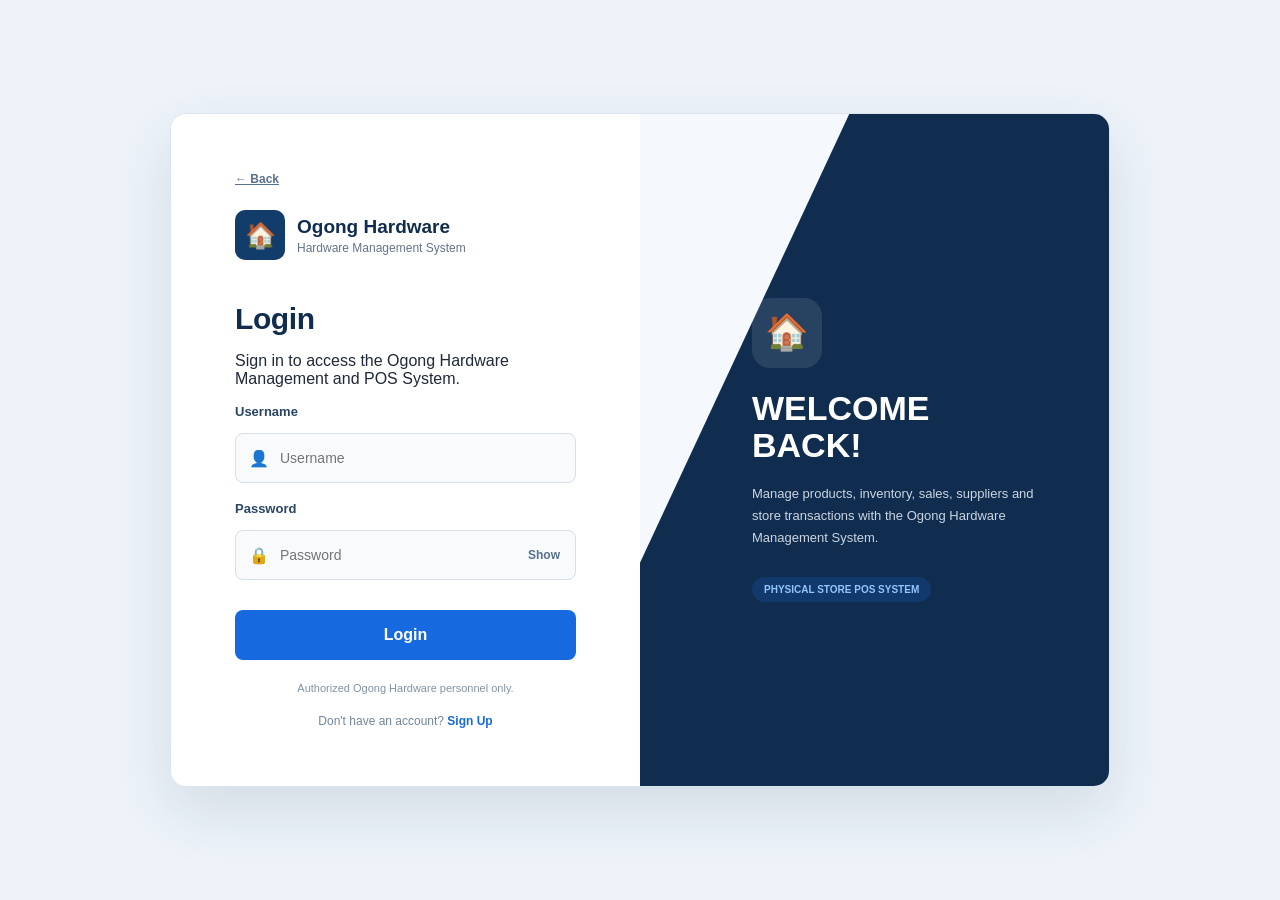
<file: frontend/dashboard.html>
<!DOCTYPE html>
<html lang="en">
<head>
  <meta charset="UTF-8">
  <meta name="viewport" content="width=device-width, initial-scale=1.0">

  <title>Dashboard - OGONG HARDWARE</title>

  <link rel="stylesheet" href="css/styles.css">

  <style>
    .dashboard-main { background: #f7f9fc; }
    .dashboard-main .header-right { display: none; }
    .dashboard-welcome { margin-bottom: 24px; }
    .dashboard-welcome .header { margin-bottom: 0; }
    .dashboard-welcome h2 { margin: 0 0 6px; color: #102a43; font-size: clamp(24px, 3vw, 32px); letter-spacing: -.03em; }
    .dashboard-welcome p { margin: 0; color: #708198; font-size: 13px; }
    .dashboard-status { display: inline-flex; align-items: center; gap: 8px; padding: 9px 14px; border: 1px solid #b9efd9; border-radius: 999px; color: #079669; background: #effdf7; font-size: 11px; font-weight: 800; letter-spacing: .04em; }
    .dashboard-status::before { content: ''; width: 7px; height: 7px; border-radius: 50%; background: #10b981; box-shadow: 0 0 0 3px #d6f8e9; }
    .dashboard-card-grid { display: grid; grid-template-columns: repeat(6, minmax(0, 1fr)); gap: 12px; margin-bottom: 27px; }
    .dashboard-stat { min-width: 0; min-height: 120px; padding: 16px 15px; background: #fff; border: 1px solid #e4eaf1; border-radius: 10px; box-shadow: 0 5px 16px rgba(16,42,67,.045); }
    .dashboard-stat-label { color: #73849a; font-size: 10px; font-weight: 800; line-height: 1.3; text-transform: uppercase; letter-spacing: .03em; }
    .dashboard-stat-value { margin-top: 12px; color: #102a43; font-size: 22px; font-weight: 800; letter-spacing: -.04em; white-space: nowrap; }
    .dashboard-stat-note { margin-top: 7px; color: #9aa8b8; font-size: 10px; line-height: 1.25; }
    .dashboard-stat.warning .dashboard-stat-value { color: #d97706; }
    .dashboard-stat.success .dashboard-stat-value { color: #059669; }
    .dashboard-section { margin-bottom: 25px; }
    .dashboard-section-header { display: flex; justify-content: space-between; align-items: center; margin-bottom: 11px; }
    .dashboard-section-header h3 { margin: 0; color: #102a43; font-size: 14px; }
    .quick-actions { display: grid; grid-template-columns: repeat(4, minmax(0, 1fr)); gap: 11px; }
    .quick-action { display: flex; align-items: center; gap: 12px; min-width: 0; padding: 13px; color: inherit; text-decoration: none; background: #fff; border: 1px solid #e4eaf1; border-radius: 9px; box-shadow: 0 4px 14px rgba(16,42,67,.035); transition: transform .18s ease, border-color .18s ease, box-shadow .18s ease; }
    .quick-action:hover { transform: translateY(-2px); border-color: #9fc1f3; box-shadow: 0 9px 20px rgba(16,42,67,.09); }
    .quick-action-icon { display: grid; place-items: center; width: 31px; height: 31px; flex: 0 0 31px; color: #1769e0; background: #edf5ff; border-radius: 7px; font-size: 9px; font-weight: 800; }
    .quick-action strong { display: block; margin-bottom: 3px; color: #183653; font-size: 11px; }
    .quick-action span { display: block; overflow: hidden; color: #8a9bb0; font-size: 10px; line-height: 1.25; text-overflow: ellipsis; white-space: nowrap; }
    .dashboard-lower-grid { display: grid; grid-template-columns: minmax(0, 1.18fr) minmax(300px, .92fr); gap: 15px; align-items: start; }
    .dashboard-column { display: grid; gap: 15px; min-width: 0; }
    .dashboard-panel { overflow: hidden; background: #fff; border: 1px solid #e4eaf1; border-radius: 11px; box-shadow: 0 6px 18px rgba(16,42,67,.045); }
    .dashboard-panel-header { display: flex; justify-content: space-between; align-items: center; gap: 10px; padding: 15px 17px 11px; }
    .dashboard-panel-header h3 { margin: 0; color: #102a43; font-size: 13px; }
    .dashboard-panel-subtitle { margin: 3px 0 0; color: #8a9bb0; font-size: 10px; }
    .dashboard-panel-header .button { flex-shrink: 0; padding: 7px 10px; border-radius: 6px; color: #1769e0; background: #f4f8fd; font-size: 10px; }
    .dashboard-panel-body { min-height: 110px; padding: 0 17px 13px; }
    .dashboard-empty { display: grid; place-items: center; min-height: 125px; padding: 20px 10px; color: #94a3b8; font-size: 12px; text-align: center; }
    .trend-meta { color: #8a9bb0; font-size: 10px; }
    .trend-meta strong { margin-left: 5px; color: #059669; }
    .trend-chart { display: flex; align-items: end; justify-content: space-around; gap: 12px; height: 152px; padding: 16px 8px 0; border-bottom: 1px solid #e9eff5; }
    .trend-bar-wrap { display: flex; height: 100%; flex: 1; align-items: center; justify-content: end; gap: 6px; flex-direction: column; }
    .trend-bar { width: min(48px, 75%); min-height: 4px; border-radius: 5px 5px 0 0; background: #2864e5; }
    .trend-bar.today { background: #10b981; }
    .trend-label { color: #72849a; font-size: 10px; }
    .sales-table { width: 100%; border-collapse: collapse; }
    .sales-table th { padding: 9px 8px 7px; color: #9aa8b8; font-size: 9px; font-weight: 800; text-align: left; text-transform: uppercase; }
    .sales-table td { padding: 10px 8px; border-top: 1px solid #edf2f7; color: #53677e; font-size: 11px; }
    .sales-table th:last-child, .sales-table td:last-child { text-align: right; }
    .sales-table td:first-child { color: #183653; font-weight: 700; }
    .sales-table .recent-sale-amount { color: #059669; font-weight: 800; }
    .sales-table .recent-sale-items { max-width: 260px; overflow-wrap: anywhere; }
    .low-stock-item { padding: 10px 0; border-bottom: 1px solid #edf2f7; }
    .low-stock-item:last-child { border-bottom: none; }
    .low-stock-line { display: flex; justify-content: space-between; gap: 10px; color: #183653; font-size: 11px; font-weight: 700; }
    .low-stock-category { margin-top: 3px; color: #8a9bb0; font-size: 10px; }
    .low-stock-meter { height: 4px; margin-top: 7px; overflow: hidden; border-radius: 999px; background: #edf2f7; }
    .low-stock-meter span { display: block; height: 100%; border-radius: inherit; background: #10b981; }
    .low-stock-badge { color: #72849a; font-size: 10px; font-weight: 600; white-space: nowrap; }
    .stock-health { padding: 11px 12px; margin-bottom: 3px; border-radius: 7px; color: #059669; background: #ecfdf5; font-size: 10px; }
    .stock-health strong { display: block; margin-bottom: 3px; font-size: 11px; }
    .donut-area { display: flex; align-items: center; gap: 18px; min-height: 130px; padding: 5px 10px 8px; }
    .donut-chart { width: 105px; height: 105px; flex: 0 0 105px; }
    .donut-label { fill: #183653; font-size: 15px; font-weight: 800; text-anchor: middle; }
    .donut-caption { fill: #8a9bb0; font-size: 7px; text-anchor: middle; text-transform: uppercase; }
    .volume-legend { display: grid; gap: 9px; min-width: 0; color: #66788a; font-size: 10px; }
    .volume-legend span { display: flex; align-items: center; gap: 7px; }
    .volume-legend i { width: 7px; height: 7px; flex: 0 0 7px; border-radius: 50%; background: #2864e5; }
    .volume-legend i.green { background: #10b981; }
    .volume-legend i.light { background: #8bb4ed; }
    @media (max-width: 1150px) { .dashboard-card-grid { grid-template-columns: repeat(3, minmax(0, 1fr)); } }
    @media (max-width: 900px) { .quick-actions { grid-template-columns: repeat(2, minmax(0, 1fr)); } .dashboard-lower-grid { grid-template-columns: 1fr; } }
    @media (max-width: 600px) { .dashboard-card-grid, .quick-actions { grid-template-columns: 1fr 1fr; } .dashboard-welcome .header { align-items: flex-start; } .dashboard-status { padding: 7px 10px; font-size: 9px; } .quick-action { padding: 11px 9px; } .quick-action span { display: none; } .dashboard-panel-header { align-items: flex-start; } }
    @media (max-width: 410px) { .dashboard-card-grid, .quick-actions { grid-template-columns: 1fr; } .donut-area { justify-content: center; flex-wrap: wrap; } }
  </style>
</head>

<body>

  <div class="container">

    <aside class="sidebar">

      <div class="dashboard-logo">

        <div class="dashboard-logo-mark">
          OG
        </div>

        <div class="dashboard-logo-text">
          <strong>OGONG HARDWARE</strong>
          <span>BUILT TOGETHER</span>
        </div>

      </div>

      <div id="sidebar-nav"></div>

    </aside>



    <main class="main dashboard-main">

      <div class="dashboard-welcome">

        <div class="header">

          <div>

            <h2>Dashboard Operation</h2>

            <p>Welcome back, <span class="current-user"></span>. Here is today's operational overview.</p>

          </div>

          <div class="dashboard-status">LIVE CONNECTED</div>

        </div>

      </div>


      <div id="alert-container"></div>

      <section class="dashboard-section">

        <div class="dashboard-card-grid">

          <div class="dashboard-stat">

            <div class="dashboard-stat-label">
              Total Products
            </div>

            <div
              class="dashboard-stat-value"
              id="total-products"
            >
              0
            </div>

            <div class="dashboard-stat-note">
              Products registered in inventory
            </div>

          </div>


          <div
            class="dashboard-stat warning"
          >

            <div class="dashboard-stat-label">
              Low Stock Warning
            </div>

            <div
              class="dashboard-stat-value"
              id="low-stock-products"
            >
              0
            </div>

            <div class="dashboard-stat-note">
              Products needing attention
            </div>

          </div>


          <div class="dashboard-stat success">

            <div class="dashboard-stat-label">
              Today's Sales
            </div>

            <div
              class="dashboard-stat-value"
              id="todays-sales"
            >
              ₱0.00
            </div>

            <div class="dashboard-stat-note">
              Sales recorded today
            </div>

          </div>


          <div class="dashboard-stat">

            <div class="dashboard-stat-label">
              Total Sales
            </div>

            <div
              class="dashboard-stat-value"
              id="total-sales"
            >
              ₱0.00
            </div>

            <div class="dashboard-stat-note">
              Overall recorded sales
            </div>

          </div>


          <div class="dashboard-stat">

            <div class="dashboard-stat-label">
              Product Categories
            </div>

            <div
              class="dashboard-stat-value"
              id="categories-count"
            >
              0
            </div>

            <div class="dashboard-stat-note">
              Product categories
            </div>

          </div>


          <div class="dashboard-stat">

            <div class="dashboard-stat-label">
              Active Suppliers
            </div>

            <div
              class="dashboard-stat-value"
              id="suppliers-count"
            >
              0
            </div>

            <div class="dashboard-stat-note">
              Registered suppliers
            </div>

          </div>

        </div>

      </section>

      <section class="dashboard-section">

        <div class="dashboard-section-header">

          <h3>Quick System Operations</h3>

        </div>


        <div class="quick-actions">

          <a
            href="pos.html"
            class="quick-action"
          >

            <div class="quick-action-icon">
              POS
            </div>

            <strong>New Sale Terminal</strong>

            <span>
              Launch instant retail checkout.
            </span>

          </a>


          <a
            href="products.html"
            class="quick-action"
          >

            <div class="quick-action-icon">
              INV
            </div>

            <strong>Inventory Audit</strong>

            <span>
              Conduct batch counts and inspect stock.
            </span>

          </a>


          <a
            href="products.html"
            class="quick-action"
          >

            <div class="quick-action-icon">
              PR
            </div>

            <strong>Manage Products</strong>

            <span>
              Create brands, listings, and prices.
            </span>

          </a>


          <a
            href="categories.html"
            class="quick-action"
          >

            <div class="quick-action-icon">
              CAT
            </div>

            <strong>Configure Sectors</strong>

            <span>
              Re-index organizational categories.
            </span>

          </a>

        </div>

      </section>


      <div class="dashboard-lower-grid">

        <div class="dashboard-column">
          <section class="dashboard-panel">
            <div class="dashboard-panel-header">
              <div>
                <h3>Sales Velocity Trend</h3>
                <p class="dashboard-panel-subtitle">Tracked revenue across recent retail cycles</p>
              </div>
              <div class="trend-meta">TODAY'S GROWTH: <strong id="sales-growth">--</strong></div>
            </div>
            <div class="dashboard-panel-body">
              <div id="sales-trend-chart" class="trend-chart" aria-label="Sales velocity trend"></div>
            </div>
          </section>

          <section class="dashboard-panel">
            <div class="dashboard-panel-header">
              <div>
                <h3>Recent Sales Records</h3>
                <p class="dashboard-panel-subtitle">Latest completed transactions</p>
              </div>
              <a href="sales.html" class="button button-secondary" style="text-decoration:none;">Transaction Log</a>
            </div>
            <div class="dashboard-panel-body" id="recent-sales-list">
              <div class="dashboard-empty">Loading sales...</div>
            </div>
          </section>
        </div>

        <div class="dashboard-column">
          <section class="dashboard-panel">
            <div class="dashboard-panel-header">
              <div>
                <h3>Low Stock Products</h3>
                <p class="dashboard-panel-subtitle">Priority items nearing threshold depletion</p>
              </div>
              <a href="products.html" class="button button-secondary" style="text-decoration:none;">View Inventory</a>
            </div>
            <div class="dashboard-panel-body" id="low-stock-list">
              <div class="dashboard-empty">Loading inventory...</div>
            </div>
          </section>

          <section class="dashboard-panel">
            <div class="dashboard-panel-header">
              <div>
                <h3>Volume Distribution</h3>
                <p class="dashboard-panel-subtitle">Product mix by active category</p>
              </div>
            </div>
            <div class="dashboard-panel-body">
              <div class="donut-area">
                <svg id="volume-donut-chart" class="donut-chart" viewBox="0 0 120 120" role="img" aria-label="Volume distribution chart"></svg>
                <div id="volume-legend" class="volume-legend"></div>
              </div>
            </div>
          </section>
        </div>

      </div>

    </main>

  </div>


  

  <script src="js/app.js?v=render-api-1"></script>


  <script>

   

    const user = requireAuth();

    if (!user) {
      throw new Error('Authentication required.');
    }


    

    renderSidebar('dashboard');


    if (typeof renderTopbar === 'function') {
      renderTopbar();
    }


    

    function renderSalesTrend(sales) {
      const chart = document.getElementById('sales-trend-chart');
      if (!chart) return;
      const days = Array.from({ length: 7 }, (_, index) => {
        const date = new Date();
        date.setHours(0, 0, 0, 0);
        date.setDate(date.getDate() - (6 - index));
        return date;
      });
      const totals = days.map(day => sales.reduce((sum, sale) => {
        const saleDate = sale.sale_date ? new Date(sale.sale_date) : null;
        return saleDate && saleDate.toDateString() === day.toDateString()
          ? sum + Number(sale.total_amount || 0)
          : sum;
      }, 0));
      const max = Math.max(...totals, 1);
      chart.innerHTML = totals.map((total, index) => `
        <div class="trend-bar-wrap">
          <div class="trend-bar ${index === 6 ? 'today' : ''}" style="height:${Math.max(4, total / max * 100)}%" title="${formatCurrency(total)}"></div>
          <span class="trend-label">${days[index].toLocaleDateString('en-US', { weekday: 'short' })}</span>
        </div>
      `).join('');
      const yesterday = totals[5];
      const growth = yesterday ? ((totals[6] - yesterday) / yesterday) * 100 : 0;
      document.getElementById('sales-growth').textContent = `${growth >= 0 ? '+' : ''}${growth.toFixed(1)}%`;
    }

    function renderVolumeDistribution(products) {
      const chart = document.getElementById('volume-donut-chart');
      const legend = document.getElementById('volume-legend');
      if (!chart || !legend) return;
      const counts = products.reduce((result, product) => {
        const category = product.category_name || 'Uncategorized';
        result[category] = (result[category] || 0) + 1;
        return result;
      }, {});
      const entries = Object.entries(counts).sort((a, b) => b[1] - a[1]).slice(0, 3);
      const total = entries.reduce((sum, entry) => sum + entry[1], 0) || 1;
      const colors = ['#2864e5', '#10b981', '#8bb4ed'];
      let offset = 0;
      chart.innerHTML = `<circle cx="60" cy="60" r="42" fill="none" stroke="#edf2f7" stroke-width="11"/>`;
      entries.forEach(([name, count], index) => {
        const percentage = count / total * 100;
        chart.innerHTML += `<circle cx="60" cy="60" r="42" fill="none" stroke="${colors[index]}" stroke-width="11" stroke-dasharray="${percentage * 2.64} ${264 - percentage * 2.64}" stroke-dashoffset="${-offset * 2.64}" transform="rotate(-90 60 60)"/>`;
        offset += percentage;
      });
      chart.innerHTML += '<text x="60" y="59" class="donut-label">' + products.length + '</text><text x="60" y="70" class="donut-caption">ITEMS</text>';
      legend.innerHTML = entries.map(([name, count], index) => `<span><i class="${index === 1 ? 'green' : index === 2 ? 'light' : ''}"></i>${name} (${Math.round(count / total * 100)}%)</span>`).join('');
    }

    async function loadDashboard() {

      try {

        const [products, categories, suppliers, sales] =
          await Promise.all([
            apiFetch('/products'),
            apiFetch('/categories'),
            apiFetch('/suppliers'),
            apiFetch('/sales')
          ]);

        const today = new Date().toDateString();
        const todaysSales = sales
          .filter(sale => sale.sale_date && new Date(sale.sale_date).toDateString() === today)
          .reduce((total, sale) => total + Number(sale.total_amount || 0), 0);
        const totalSales = sales
          .reduce((total, sale) => total + Number(sale.total_amount || 0), 0);
        const data = {
          total_products: products.length,
          low_stock_products: products.filter(product =>
            Number(product.stock_quantity) <= Number(product.reorder_level)
          ).length,
          todays_sales: todaysSales,
          total_sales: totalSales,
          categories_count: categories.length,
          suppliers_count: suppliers.length
        };


        

        document.getElementById(
          'total-products'
        ).textContent =
          data.total_products ?? 0;


        document.getElementById(
          'low-stock-products'
        ).textContent =
          data.low_stock_products ?? 0;


        document.getElementById(
          'todays-sales'
        ).textContent =
          formatCurrency(data.todays_sales ?? 0);


        document.getElementById(
          'total-sales'
        ).textContent =
          formatCurrency(data.total_sales ?? 0);


        document.getElementById(
          'categories-count'
        ).textContent =
          data.categories_count ?? 0;


        document.getElementById(
          'suppliers-count'
        ).textContent =
          data.suppliers_count ?? 0;

        renderSalesTrend(sales);
        renderVolumeDistribution(products);

        await loadLowStock();

        await loadRecentSales();


      } catch (error) {

        console.error(
          'Dashboard error:',
          error
        );

        showAlert(
          error.message ||
          'Unable to load dashboard data.',
          'danger'
        );

      }

    }


    async function loadLowStock() {

      const container =
        document.getElementById(
          'low-stock-list'
        );


      try {

        const products =
          await apiFetch('/products');


        const lowStock =
          products
            .filter(product =>
              Number(product.stock_quantity) <=
              Number(product.reorder_level)
            )
            .slice(0, 5);


        if (!lowStock.length) {

          container.innerHTML = `
            <div class="stock-health"><strong>All Stocks Healthy</strong>0 products require immediate reordering attention.</div>
            <div class="dashboard-empty">No low-stock products.</div>
          `;

          return;
        }


        container.innerHTML = '';


        lowStock.forEach(product => {

          const item =
            document.createElement('div');

          item.className =
            'low-stock-item';


          const stock = Number(product.stock_quantity || 0);
          const reorderLevel = Number(product.reorder_level || 1);
          const percentage = Math.min(100, Math.max(4, stock / reorderLevel * 100));
          item.innerHTML = `
            <div class="low-stock-line">
              <span>${product.product_name}</span>
              <span class="low-stock-badge">${stock} units</span>
            </div>
            <div class="low-stock-category">${product.category_name || 'Inventory item'}</div>
            <div class="low-stock-meter"><span style="width:${percentage}%"></span></div>
          `;


          container.appendChild(item);

        });


      } catch (error) {

        console.warn(
          'Low stock data unavailable:',
          error
        );

        container.innerHTML = `
          <div class="dashboard-empty">
            Inventory information unavailable.
          </div>
        `;

      }

    }

    async function loadRecentSales() {

      const container =
        document.getElementById(
          'recent-sales-list'
        );


      try {

        const sales =
          await apiFetch('/sales');


        const recent =
          Array.isArray(sales)
            ? sales.slice(0, 5)
            : [];


        if (!recent.length) {

          container.innerHTML = `
            <div class="dashboard-empty">
              No recent sales found.
            </div>
          `;

          return;
        }


        container.innerHTML = `
          <div class="table-responsive">
            <table class="sales-table">
              <thead><tr><th>Transaction</th><th>Date</th><th>Items</th><th>Total</th></tr></thead>
              <tbody>${recent.map(sale => `
                <tr>
                  <td>${escapeDashboardHtml(sale.invoice_number || `Sale #${sale.id}`)}<span class="stock-detail">ID #${escapeDashboardHtml(sale.id)}</span></td>
                  <td>${sale.sale_date ? escapeDashboardHtml(new Date(sale.sale_date).toLocaleString()) : '—'}</td>
                  <td class="recent-sale-items">${escapeDashboardHtml(sale.items || 'No items')}</td>
                  <td class="recent-sale-amount">${formatCurrency(sale.total_amount ?? 0)}</td>
                </tr>
              `).join('')}</tbody>
            </table>
          </div>
        `;


      } catch (error) {

        console.error('Recent sales unavailable:', error);

        container.innerHTML = `
          <div class="dashboard-empty">
            Sales information unavailable. <button class="button button-secondary" type="button" onclick="loadRecentSales()">Try again</button>
          </div>
        `;

      }

    }

    function escapeDashboardHtml(value) {
      return String(value)
        .replace(/&/g, '&amp;')
        .replace(/</g, '&lt;')
        .replace(/>/g, '&gt;')
        .replace(/"/g, '&quot;')
        .replace(/'/g, '&#039;');
    }

    loadDashboard();

  </script>

</body>
</html>
</file>
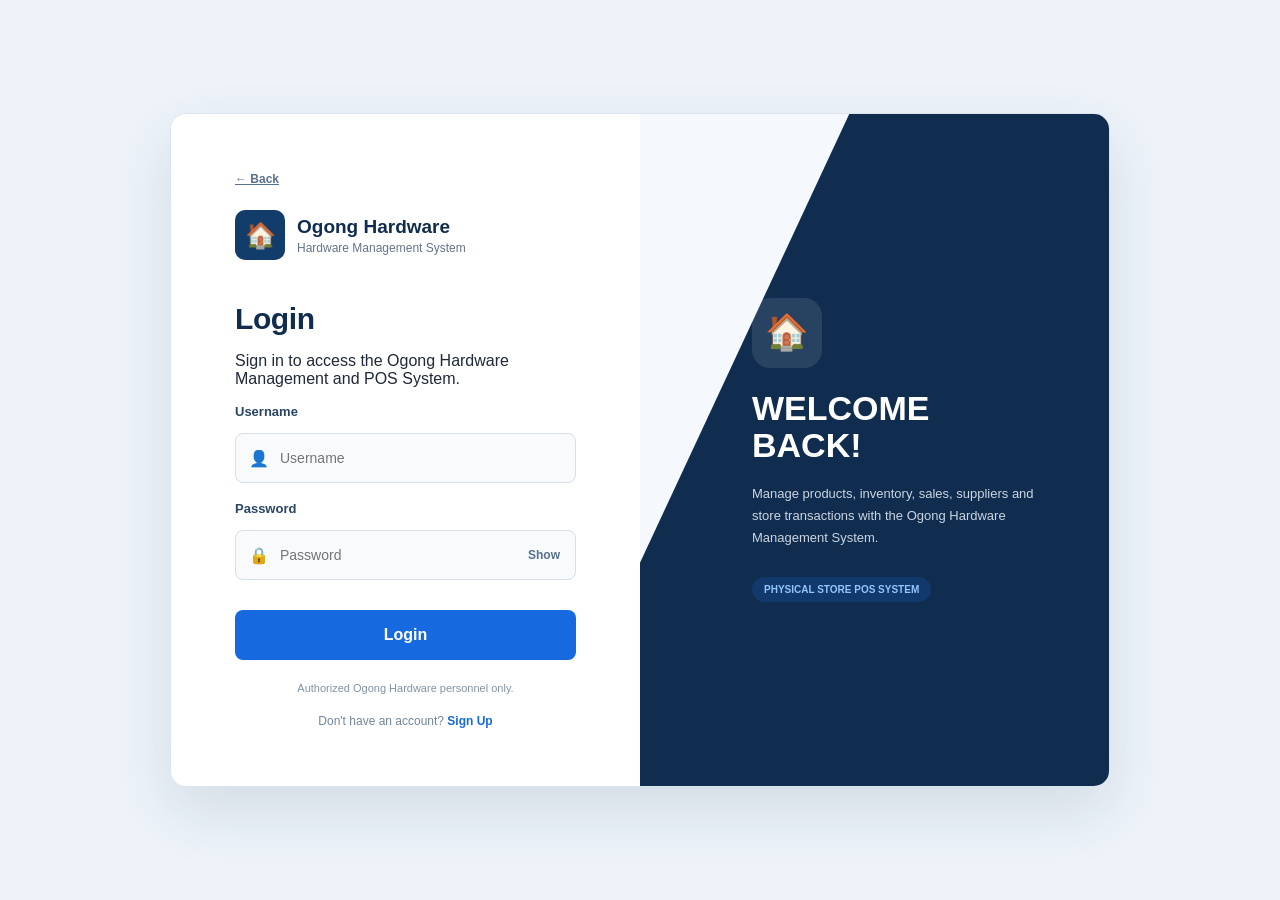
<file: frontend/login.html>
<!DOCTYPE html>
<html lang="en">
<head>
  <meta charset="UTF-8">
  <meta name="viewport" content="width=device-width, initial-scale=1.0">

  <title>Ogong Hardware Login</title>
  <link rel="stylesheet" href="css/styles.css">

  <style>
    * {
      box-sizing: border-box;
    }

    body {
      margin: 0;
      min-height: 100vh;
      font-family: "Segoe UI", Arial, sans-serif;
      background: #edf3f9;
      display: flex;
      align-items: center;
      justify-content: center;
    }

    .login-page {
      width: 100%;
      min-height: 100vh;
      display: flex;
      align-items: center;
      justify-content: center;
      padding: 25px;
    }

    .login-box {
      width: 940px;
      max-width: 100%;
      min-height: 540px;
      background: white;
      border: 1px solid #dbe5f0;
      border-radius: 16px;
      overflow: hidden;
      display: grid;
      grid-template-columns: 1fr 1fr;
      box-shadow: 0 24px 60px rgba(27, 57, 89, 0.12);
    }

    /* LOGIN */

    .login-side {
      padding: 58px 64px;
      display: flex;
      flex-direction: column;
      justify-content: center;
      background: #fff;
      z-index: 2;
    }

    .back-link {
      align-self: flex-start;
      margin-bottom: 24px;
      color: #58718d;
      font-size: 12px;
      font-weight: 600;
    }

    .back-link:hover {
      color: #1769e0;
    }

    .logo {
      display: flex;
      align-items: center;
      gap: 12px;
      margin-bottom: 42px;
    }

    .logo-icon {
      width: 50px;
      height: 50px;
      border-radius: 10px;
      background: #123c6a;
      color: white;
      display: flex;
      align-items: center;
      justify-content: center;
      font-size: 25px;
    }

    .logo-text strong {
      display: block;
      font-size: 19px;
      color: #102d4f;
    }

    .logo-text span {
      display: block;
      font-size: 12px;
      color: #64748b;
      margin-top: 3px;
    }

    .login-side h1 {
      margin: 0;
      font-size: 30px;
      letter-spacing: -0.4px;
      color: #102d4f;
    }

    .login-side > p {
      color: #61748b;
      font-size: 14px;
      line-height: 1.6;
      margin: 10px 0 32px;
    }

    .form-group {
      margin-bottom: 18px;
    }

    .form-group label {
      display: block;
      font-size: 13px;
      font-weight: 600;
      color: #294563;
      margin-bottom: 8px;
    }

    .input-wrap {
      position: relative;
    }

    .input-icon {
      position: absolute;
      left: 14px;
      top: 50%;
      transform: translateY(-50%);
      color: #8092a8;
    }

    .login-input {
      width: 100%;
      height: 50px;
      border: 1px solid #d5e0eb;
      border-radius: 8px;
      outline: none;
      padding: 0 44px;
      font-size: 14px;
      color: #163452;
      background: #f8fafc;
      transition: border-color .2s, box-shadow .2s, background .2s;
    }

    .login-input:focus {
      border-color: #2c78c9;
      background: #fff;
      box-shadow: 0 0 0 3px rgba(44, 120, 201, .12);
    }

    .password-toggle {
      position: absolute;
      right: 12px;
      top: 50%;
      transform: translateY(-50%);
      border: 0;
      padding: 4px;
      color: #58718d;
      background: transparent;
      font-size: 12px;
      font-weight: 600;
      cursor: pointer;
    }

    .password-toggle:hover {
      color: #1769e0;
    }

    .login-button {
      width: 100%;
      height: 50px;
      margin-top: 12px;
      border: none;
      border-radius: 8px;
      background: #1769e0;
      color: white;
      font-weight: 700;
      cursor: pointer;
      transition: .2s;
    }

    .login-button:hover {
      background: #0d56bd;
      transform: translateY(-1px);
    }

    .login-button:disabled {
      opacity: .7;
      cursor: not-allowed;
    }

    .login-footer {
      text-align: center;
      margin-top: 22px;
      color: #8192a5;
      font-size: 11px;
    }

    .auth-switch {
      margin-top: 20px;
      color: #71859a;
      font-size: 12px;
      text-align: center;
    }

    .auth-switch button {
      border: 0;
      padding: 0;
      color: #1769e0;
      background: transparent;
      font: inherit;
      font-weight: 700;
      cursor: pointer;
    }

    .auth-panel.hidden {
      display: none;
    }

    .signup-heading {
      margin-bottom: 25px;
    }

    /* WELCOME */

    .welcome-side {
      position: relative;
      background: #102d4f;
      color: white;
      overflow: hidden;
      display: flex;
      align-items: center;
      justify-content: center;
      padding: 48px;
    }

    .welcome-side::before {
      content: "";
      position: absolute;
      left: -155px;
      top: -80px;
      width: 250px;
      height: 650px;
      background: #f5f8fc;
      transform: skewX(-25deg);
    }

    .welcome-content {
      position: relative;
      z-index: 2;
      margin-left: 55px;
      max-width: 300px;
    }

    .welcome-logo {
      width: 70px;
      height: 70px;
      border-radius: 18px;
      background: rgba(255,255,255,.1);
      display: flex;
      align-items: center;
      justify-content: center;
      font-size: 35px;
      margin-bottom: 22px;
      animation: float 3s ease-in-out infinite;
    }

    .welcome-content h2 {
      margin: 0;
      font-size: 34px;
      line-height: 1.1;
    }

    .welcome-content p {
      color: #cbd5e1;
      font-size: 13px;
      line-height: 1.7;
      margin-top: 18px;
    }

    .system-badge {
      display: inline-block;
      margin-top: 15px;
      padding: 7px 12px;
      border-radius: 20px;
      background: rgba(23,105,224,.2);
      color: #93c5fd;
      font-size: 10px;
      font-weight: bold;
    }

    @keyframes float {
      0%, 100% {
        transform: translateY(0);
      }

      50% {
        transform: translateY(-7px);
      }
    }

    #alert-container {
      margin-bottom: 10px;
    }

    #alert-container .alert {
      font-size: 13px;
      padding: 11px 13px;
    }

    @media (max-width: 700px) {

      body {
        overflow: auto;
      }

      .login-box {
        grid-template-columns: 1fr;
      }

      .welcome-side {
        order: -1;
        min-height: 230px;
      }

      .welcome-side::before {
        display: none;
      }

      .welcome-content {
        margin-left: 0;
        text-align: center;
      }

      .welcome-logo {
        margin: 0 auto 15px;
      }

      .welcome-content h2 {
        font-size: 28px;
      }

      .login-side {
        padding: 35px 28px;
      }
    }
  </style>
</head>

<body>

<div class="login-page">

  <div class="login-box">
    <div class="login-side">

      <a class="back-link" href="index.html">&larr; Back</a>

      <div class="logo">
        <div class="logo-icon">🏠</div>

        <div class="logo-text">
          <strong>Ogong Hardware</strong>
          <span>Hardware Management System</span>
        </div>
      </div>

      <div class="auth-panel" id="loginPanel">
        <h1>Login</h1>

      <p>
        Sign in to access the Ogong Hardware
        Management and POS System.
      </p>

      <div id="alert-container"></div>

      <div class="form-group">
        <label for="username">
          Username
        </label>

        <div class="input-wrap">
          <span class="input-icon">👤</span>

          <input
            id="username"
            class="login-input"
            type="text"
            placeholder="Username"
            autocomplete="username"
          >
        </div>
      </div>

      <div class="form-group">
        <label for="password">
          Password
        </label>

        <div class="input-wrap">
          <span class="input-icon">🔒</span>

          <input
            id="password"
            class="login-input"
            type="password"
            placeholder="Password"
            autocomplete="current-password"
          >

          <button
            class="password-toggle"
            id="togglePassword"
            type="button"
            aria-label="Show password"
          >Show</button>
        </div>
      </div>

      <button
        class="login-button"
        id="loginBtn"
        type="button"
      >
        Login
      </button>

        <div class="login-footer">
          Authorized Ogong Hardware personnel only.
        </div>

        <div class="auth-switch">
          Don't have an account?
          <button id="showSignup" type="button">Sign Up</button>
        </div>
      </div>

      <div class="auth-panel hidden" id="signupPanel">
        <h1 class="signup-heading">Create account</h1>

        <div class="form-group">
          <label for="signupName">Full Name</label>
          <input id="signupName" class="login-input" type="text" placeholder="Full name" autocomplete="name">
        </div>

        <div class="form-group">
          <label for="signupUsername">Username</label>
          <input id="signupUsername" class="login-input" type="text" placeholder="Username" autocomplete="username">
        </div>

        <div class="form-group">
          <label for="signupEmail">Email</label>
          <input id="signupEmail" class="login-input" type="email" placeholder="name@example.com" autocomplete="email">
        </div>

        <div class="form-group">
          <label for="signupPassword">Password</label>
          <input id="signupPassword" class="login-input" type="password" placeholder="At least 8 characters" autocomplete="new-password">
        </div>

        <div class="form-group">
          <label for="confirmPassword">Confirm Password</label>
          <input id="confirmPassword" class="login-input" type="password" placeholder="Repeat password" autocomplete="new-password">
        </div>

        <button class="login-button" id="signupBtn" type="button">Sign Up</button>

        <div class="auth-switch">
          Already have an account?
          <button id="showLogin" type="button">Sign In</button>
        </div>
      </div>

    </div>


  
    <div class="welcome-side">

      <div class="welcome-content">

        <div class="welcome-logo">
          🏠
        </div>

        <h2>
          WELCOME<br>
          BACK!
        </h2>

        <p>
          Manage products, inventory, sales,
          suppliers and store transactions
          with the Ogong Hardware Management System.
        </p>

        <span class="system-badge">
          PHYSICAL STORE POS SYSTEM
        </span>

      </div>

    </div>

  </div>

</div>


<script src="js/app.js?v=render-api-1"></script>

<script>

  const loginBtn =
    document.getElementById('loginBtn');

  const username =
    document.getElementById('username');

  const password =
    document.getElementById('password');

  const togglePassword =
    document.getElementById('togglePassword');

  const loginPanel = document.getElementById('loginPanel');
  const signupPanel = document.getElementById('signupPanel');
  const signupBtn = document.getElementById('signupBtn');
  const signupName = document.getElementById('signupName');
  const signupUsername = document.getElementById('signupUsername');
  const signupEmail = document.getElementById('signupEmail');
  const signupPassword = document.getElementById('signupPassword');
  const confirmPassword = document.getElementById('confirmPassword');

  document.getElementById('showSignup').addEventListener('click', function() {
    loginPanel.classList.add('hidden');
    signupPanel.classList.remove('hidden');
    signupName.focus();
  });

  document.getElementById('showLogin').addEventListener('click', function() {
    signupPanel.classList.add('hidden');
    loginPanel.classList.remove('hidden');
    username.focus();
  });

  togglePassword.addEventListener(
    'click',
    function() {
      const isPassword = password.type === 'password';
      password.type = isPassword ? 'text' : 'password';
      togglePassword.textContent = isPassword ? 'Hide' : 'Show';
      togglePassword.setAttribute(
        'aria-label',
        isPassword ? 'Hide password' : 'Show password'
      );
    }
  );


  async function doLogin() {

    const usernameValue =
      username.value.trim();

    const passwordValue =
      password.value.trim();


    if (!usernameValue || !passwordValue) {

      showAlert(
        'Please enter username and password.',
        'danger'
      );

      return;
    }


    loginBtn.disabled = true;

    loginBtn.textContent =
      'Logging in...';


    try {

      const result = await apiFetch(
        '/login',
        {
          method: 'POST',

          body: JSON.stringify({
            username: usernameValue,
            password: passwordValue
          })
        }
      );


      setStoredUser(result);

      window.location.href =
        'dashboard.html';


    } catch (error) {

      showAlert(
        error.message ||
        'Invalid username or password.',
        'danger'
      );

      loginBtn.disabled = false;

      loginBtn.textContent =
        'Login';
    }
  }


  loginBtn.addEventListener(
    'click',
    doLogin
  );

  async function doSignup() {
    const nameValue = signupName.value.trim();
    const usernameValue = signupUsername.value.trim();
    const emailValue = signupEmail.value.trim();
    const passwordValue = signupPassword.value;

    if (!nameValue || !usernameValue || !emailValue || !passwordValue || !confirmPassword.value) {
      showAlert('Please complete all registration fields.', 'danger');
      return;
    }
    if (passwordValue !== confirmPassword.value) {
      showAlert('Passwords do not match.', 'danger');
      return;
    }

    signupBtn.disabled = true;
    signupBtn.textContent = 'Creating account...';
    try {
      await apiFetch('/register', {
        method: 'POST',
        body: JSON.stringify({
          name: nameValue,
          username: usernameValue,
          email: emailValue,
          password: passwordValue
        })
      });
      signupPanel.classList.add('hidden');
      loginPanel.classList.remove('hidden');
      username.value = usernameValue;
      password.value = '';
      showAlert('Account created successfully. Please sign in.', 'success');
      password.focus();
    } catch (error) {
      showAlert(error.message || 'Unable to create account.', 'danger');
    } finally {
      signupBtn.disabled = false;
      signupBtn.textContent = 'Sign Up';
    }
  }

  signupBtn.addEventListener('click', doSignup);


  password.addEventListener(
    'keydown',
    function(event) {

      if (event.key === 'Enter') {
        doLogin();
      }

    }
  );


  username.addEventListener(
    'keydown',
    function(event) {

      if (event.key === 'Enter') {
        password.focus();
      }

    }
  );

</script>

</body>
</html>
</file>
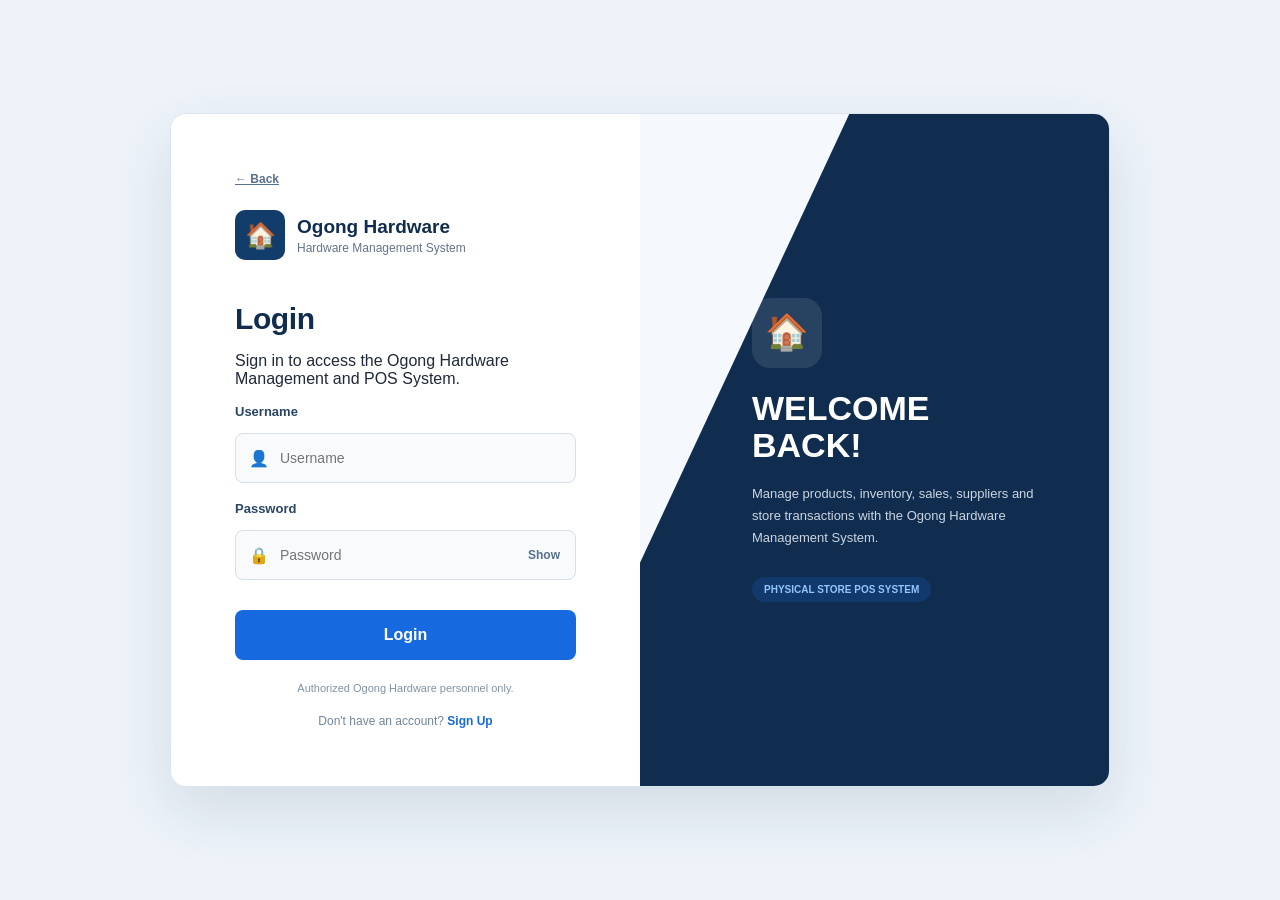
<file: frontend/pos.html>
<!DOCTYPE html>
<html lang="en">

<head>
    <meta charset="UTF-8">
    <meta name="viewport" content="width=device-width, initial-scale=1.0">

    <title>Point of Sale - Ogong Hardware</title>

    <link rel="stylesheet" href="css/styles.css">

    <style>
        .pos-page { background: #f7f9fc; }
        .pos-page .main { min-width: 0; }
        .pos-page-header { display: flex; justify-content: space-between; align-items: center; gap: 18px; margin-bottom: 20px; }
        .pos-page-header h2 { margin: 0 0 5px; color: #102a43; font-size: 27px; }
        .pos-page-header p { margin: 0; color: #708198; font-size: 13px; }
        .pos-page-header > div:last-child { flex-wrap: wrap; }
        .cashier-info { padding: 8px 12px; color: #718096; background: #fff; border: 1px solid #e4eaf1; border-radius: 8px; font-size: 11px; }
        .cashier-info strong { display: block; margin-top: 2px; color: #183653; font-size: 12px; }
        .pos-page .button { display: inline-flex; align-items: center; justify-content: center; min-height: 38px; padding: 9px 13px; border-radius: 7px; font-size: 12px; font-weight: 700; }
        .pos-page .button-primary { background: #1769e0; box-shadow: 0 4px 10px rgba(23,105,224,.16); }
        .pos-page .button-primary:hover { background: #1058c4; }
        .pos-page .button-secondary { color: #31516e; background: #f4f8fd; border: 1px solid #e2eaf3; }
        .pos-page .button-secondary:hover { background: #eaf2fc; }
        .pos-layout { display: grid; grid-template-columns: minmax(0, 1.45fr) minmax(390px, 1fr); align-items: start; gap: 16px; min-width: 0; }
        .pos-panel { min-width: 0; padding: 17px; background: #fff; border: 1px solid #e4eaf1; border-radius: 10px; box-shadow: 0 6px 18px rgba(16,42,67,.045); }
        .pos-panel .header { align-items: center; gap: 12px; margin-bottom: 15px; }
        .pos-panel .header h3 { margin: 0 0 5px; color: #183653; font-size: 15px; }
        .pos-panel .header p { margin: 0; color: #8293a7; font-size: 11px; }
        .pos-toolbar { display: flex; gap: 9px; flex-wrap: wrap; }
        .pos-toolbar input, .pos-toolbar select, .pos-panel .form-group input, .pos-panel .form-group select { min-width: 0; height: 39px; padding: 8px 11px; color: #183653; background: #fff; border: 1px solid #dfe7f0; border-radius: 7px; font-size: 12px; }
        .pos-toolbar input:focus, .pos-toolbar select:focus, .pos-panel .form-group input:focus, .pos-panel .form-group select:focus { outline: 0; border-color: #75a9ed; box-shadow: 0 0 0 3px #edf5ff; }
        .pos-toolbar input::placeholder { color: #98a7b8; }
        .pos-toolbar .search-input:first-child { flex: 1 1 200px !important; }
        .pos-toolbar select { flex: 0 1 180px; }
        .product-grid { display: grid; grid-template-columns: repeat(auto-fill, minmax(145px, 1fr)); gap: 11px; margin-top: 13px; }
        .product-card { display: block; min-width: 0; padding: 9px; color: inherit; text-align: left; background: #fff; border: 1px solid #e4eaf1; border-radius: 9px; cursor: pointer; transition: border-color .16s ease, box-shadow .16s ease, transform .16s ease; }
        .product-card:hover:not(:disabled), .product-card:focus-visible:not(:disabled) { border-color: #9fc4f4; box-shadow: 0 5px 14px rgba(23,105,224,.1); transform: translateY(-1px); }
        .product-card:focus-visible { outline: 2px solid #75a9ed; outline-offset: 2px; }
        .product-card[aria-disabled="true"] { cursor: not-allowed; opacity: .55; }
        .product-image { display: grid; place-items: center; height: 112px; margin-bottom: 10px; overflow: hidden; background: transparent; }
        .product-image img { max-width: 90%; max-height: 94px; object-fit: contain; }
        .product-image-placeholder { display: grid; place-items: center; width: 43px; height: 43px; color: #1769e0; }
        .product-image-placeholder svg { width: 23px; height: 23px; }
        .product-image [hidden] { display: none !important; }
        .product-name { display: block; min-height: 32px; overflow-wrap: anywhere; color: #183653; font-size: 12px; font-weight: 700; line-height: 1.35; }
        .product-price { display: block; margin-top: 7px; color: #1769e0; font-size: 13px; font-weight: 800; }
        .pos-panel .table-responsive { overflow: visible; }
        .pos-cart-table { width: 100%; border-collapse: separate; border-spacing: 0 8px; }
        .pos-cart-table thead { display: none; }
        .pos-cart-table tbody tr:not(.pos-empty-row) { display: block; padding: 11px; background: #fbfcfe; border: 1px solid #e8eef5; border-radius: 8px; }
        .pos-cart-table td { padding: 0; border: 0; }
        .pos-empty-row { display: block; padding: 24px 12px !important; color: #8293a7; text-align: center !important; font-size: 12px; }
        .sale-item { display: grid; gap: 10px; }
        .sale-item-heading { display: flex; justify-content: space-between; align-items: flex-start; gap: 10px; }
        .sale-item-name { min-width: 0; color: #183653; font-size: 12px; font-weight: 800; overflow-wrap: anywhere; }
        .sale-item-remove { min-height: 29px !important; padding: 5px 8px !important; color: #b42318 !important; background: #fff5f4 !important; border: 1px solid #f5d3d0 !important; font-size: 10px !important; }
        .sale-item-details { display: grid; grid-template-columns: repeat(3, minmax(0, 1fr)); gap: 7px; }
        .sale-item-detail { min-width: 0; color: #8494a7; font-size: 9px; }
        .sale-item-detail strong { display: block; margin-top: 4px; color: #31516e; font-size: 10px; white-space: nowrap; }
        .sale-item-quantity { display: flex; align-items: center; gap: 6px; margin-top: 2px; }
        .sale-item-quantity label { color: #8494a7; font-size: 10px; }
        .sale-item-quantity input { width: 66px; height: 32px; padding: 5px 7px; color: #183653; border: 1px solid #dfe7f0; border-radius: 6px; text-align: center; }
        .transaction-summary { padding-top: 13px; margin-top: 8px; border-top: 1px solid #e8eef5; }
        .summary-row { display: flex; justify-content: space-between; gap: 12px; margin-bottom: 9px; color: #708198; font-size: 11px; }
        .summary-row strong { color: #31516e; }
        .summary-total { color: #102a43 !important; font-size: 20px; font-weight: 800; }
        .payment-section { padding-top: 15px; margin-top: 15px; border-top: 1px solid #e8eef5; }
        .payment-section h3 { margin: 0 0 13px; color: #183653; font-size: 14px; }
        .pos-panel .form-group { gap: 6px; margin-bottom: 12px; }
        .pos-panel .form-group label { color: #52677d; font-size: 11px; font-weight: 700; }
        .complete-sale { width: 100%; min-height: 43px !important; margin-top: 2px; }
        .pos-page .modal-content { border-radius: 11px; }
        @media (max-width: 1120px) {
            .pos-layout { grid-template-columns: minmax(0, 1fr); }
            .current-sale-panel { order: 2; }
            .products-panel { order: 1; }
            .current-sale-panel { position: sticky; bottom: 0; z-index: 5; box-shadow: 0 -5px 18px rgba(16,42,67,.06); }
            .pos-panel .table-responsive { max-height: min(42vh, 360px); overflow-y: auto; }
        }
        @media (max-width: 600px) {
            .pos-page .main { padding: 18px 14px; }
            .pos-page-header { align-items: flex-start; flex-direction: column; gap: 12px; }
            .pos-page-header h2 { font-size: 23px; }
            .pos-page-header > div:last-child { width: 100%; justify-content: space-between; }
            .pos-panel { padding: 13px; }
            .pos-toolbar input, .pos-toolbar select { flex: 1 1 100%; width: 100%; }
            .product-grid { grid-template-columns: repeat(2, minmax(0, 1fr)); gap: 8px; }
            .product-image { height: 96px; }
            .product-image img { max-height: 80px; }
            .sale-item-details { grid-template-columns: repeat(2, minmax(0, 1fr)); row-gap: 9px; }
            .current-sale-panel { position: static; }
            .pos-panel .table-responsive { max-height: none; }
        }
        
            .dashboard-logo {
      display: flex;
      align-items: center;
      gap: 12px;
      margin-bottom: 28px;
      
      
    }

    .dashboard-logo-mark {
      width: 48px;
      height: 48px;
      border-radius: 12px;
      background: #0f2747;
      background:
          linear-gradient(
                    rgba(0, 0, 0, 0.326),
                    rgba(0, 0, 0, 0.44)
                ),
          url("images/logo.png");
      color: white;
      display: flex;
      align-items: center;
      justify-content: center;
      font-size: 22px;
      font-weight: 800;
      box-shadow: 0 4px 12px rgba(15, 39, 71, 0.18);
    }

    .dashboard-logo-text {
      line-height: 1.1;
    }

    .dashboard-logo-text strong {
      display: block;
      font-size: 16px;
      color: #0f2747;
    }

    .dashboard-logo-text span {
      display: block;
      font-size: 11px;
      color: #64748b;
      margin-top: 3px;
      letter-spacing: .5px;
    }

        
    </style>
</head>

<body class="pos-page">

<div class="container">

   

    <aside class="sidebar">

      <div class="dashboard-logo">

        <div class="dashboard-logo-mark">
          OG
        </div>

        <div class="dashboard-logo-text">
          <strong>OGONG HARDWARE</strong>
          <span>BUILT TOGETHER</span>
        </div>

      </div>

      <div id="sidebar-nav"></div>

    </aside>

    <main class="main">

        <!-- HEADER -->

        <div class="pos-page-header">

            <div>

                <h2>Point of Sale</h2>

                <p>
                    Process physical store sales and transactions.
                </p>

            </div>

            <div style="display:flex; gap:10px; align-items:center;">

                <div class="cashier-info">

                    <span>Cashier</span>

                    <strong class="current-user"></strong>

                </div>

                <button
                    class="button button-secondary"
                    id="new-sale-btn"
                    type="button"
                >
                    New Sale
                </button>

            </div>

        </div>


        <div id="alert-container"></div>


        

        <div
            class="pos-layout"
        >

            <section class="table-card pos-panel products-panel">

                <div class="header">

                    <div>

                        <h3>Product Showcase</h3>

                        <p>
                            Select a product to add it to the current sale.
                        </p>

                    </div>

                </div>


                <div
                    class="top-bar pos-toolbar"
                >

                    <input
                        class="search-input"
                        id="pos-search"
                        type="text"
                        placeholder="Search product name..."
                    >


                    <select
                        id="pos-category"
                        class="search-input"
                    >

                        <option value="">
                            All Categories
                        </option>

                    </select>

                </div>


                <div
                    id="product-grid"
                    class="product-grid"
                >


                </div>

            </section>



            <section class="table-card pos-panel current-sale-panel">

                <div class="header">

                    <div>

                        <h3>Current Sale</h3>

                        <p>
                            Items selected for this physical transaction.
                        </p>

                    </div>

                </div>



                <div class="table-responsive">

                    <table class="pos-cart-table">

                        <thead>

                            <tr>
                                <th>Product</th>
                                <th>Qty</th>
                                <th>Cost</th>
                                <th>Price</th>
                                <th>Subtotal</th>
                                <th>Profit</th>
                                <th>Action</th>
                            </tr>

                        </thead>


                        <tbody id="transaction-body">

                            

                        </tbody>

                    </table>

                </div>


                

                <div class="transaction-summary">

                    <div class="summary-row">

                        <span>
                            Total Amount
                        </span>

                        <strong
                            id="transaction-total"
                            class="summary-total"
                        >
                            ₱0.00
                        </strong>

                    </div>


                    <div class="summary-row">

                        <span>
                            Change
                        </span>

                        <strong id="transaction-change">
                            ₱0.00
                        </strong>

                    </div>
                        <div class="pos-summary">

                    <div class="summary-row">
                         <span>Total Cost</span>
                         <strong id="transaction-cost">
                                  ₱0.00
                 </strong>
                    </div>

                </div>


                

                <div class="payment-section">

                    <h3>Payment</h3>


                    <div class="form-group">

                        <label for="payment-method">
                            Payment Method
                        </label>

                        <select id="payment-method">

                                <option value="Cash">
                                     Cash
                                 </option>

                                <option value="GCash">
                                    GCash
                                </option>

                                 <option value="Bank Transfer">
                                    Bank Transfer
                                </option>



                    <div
                        class="form-group"
                        id="cash-fields"
                    >

                        <label for="amount-received">
                            Amount Received
                        </label>

                        <input
                            id="amount-received"
                            type="number"
                            min="0"
                            step="0.01"
                            placeholder="Enter amount received"
                        >

                    </div>
                           

                            <div
                                 class="form-group"
                                 id="credit-fields"
                                 style="display:none;"
                                                        >

                                 <label for="credit-customer-name">
                                         Customer / Borrower Name
                                 </label>

                         <input
                                id="credit-customer-name"
                                    type="text"
                                         placeholder="Enter customer name"
                                            >

                            </div>

                    <button
                        class="button button-primary complete-sale"
                        id="complete-sale-btn"
                        type="button"
                    >
                        Complete Sale
                    </button>

                </div>

            </section>

        </div>

    </main>

</div>




<div
    class="modal"
    id="quantity-modal"
>

    <div class="modal-content">

        <div class="modal-header">

            <h2>
                Add Product to Sale
            </h2>

            <button
                class="modal-close"
                type="button"
            >
                ×
            </button>

        </div>


        <div id="qm-alert"></div>


        <div class="form-group">

            <h3 id="qm-product-name">
                Product
            </h3>

            <p id="qm-product-stock">
                Available: 0
            </p>

        </div>


        <div class="form-group">

            <label for="qm-quantity">
                Quantity
            </label>


            <div
                style="
                    display:flex;
                    gap:10px;
                    align-items:center;
                "
            >

                <button
                    class="button button-secondary"
                    id="qm-decrease"
                    type="button"
                >
                    −
                </button>


                <input
                    id="qm-quantity"
                    type="number"
                    min="1"
                    value="1"
                    style="
                        text-align:center;
                        max-width:100px;
                    "
                >


                <button
                    class="button button-secondary"
                    id="qm-increase"
                    type="button"
                >
                    +
                </button>

            </div>

        </div>


        <div class="top-bar">

            <button
                class="button button-primary"
                id="qm-add-btn"
                type="button"
            >
                Add to Sale
            </button>


            <button
                class="button button-secondary"
                type="button"
                onclick="closeModal('quantity-modal')"
            >
                Cancel
            </button>

        </div>

    </div>

</div>




<div
    class="modal"
    id="receipt-modal"
>

    <div class="modal-content">

        <div class="modal-header">

            <h2>
                Sale Receipt
            </h2>

            <button
                class="modal-close"
                type="button"
                onclick="closeModal('receipt-modal')"
            >
                ×
            </button>

        </div>


        <div id="receipt-content"></div>


        <div class="top-bar">

            <button
                class="button button-primary"
                id="print-receipt-btn"
                type="button"
            >
                Print Receipt
            </button>


            <button
                class="button button-secondary"
                id="receipt-new-sale-btn"
                type="button"
            >
                New Sale
            </button>

        </div>

    </div>

</div>



<script src="js/app.js?v=render-api-1"></script>

<script src="js/pos.js"></script>


<script>

    const user = requireAuth();

    if (!user) {

        window.location.href = 'login.html';

    } else {

        renderSidebar('pos');

        initPOS();

    }

</script>


</body>

</html>
</file>
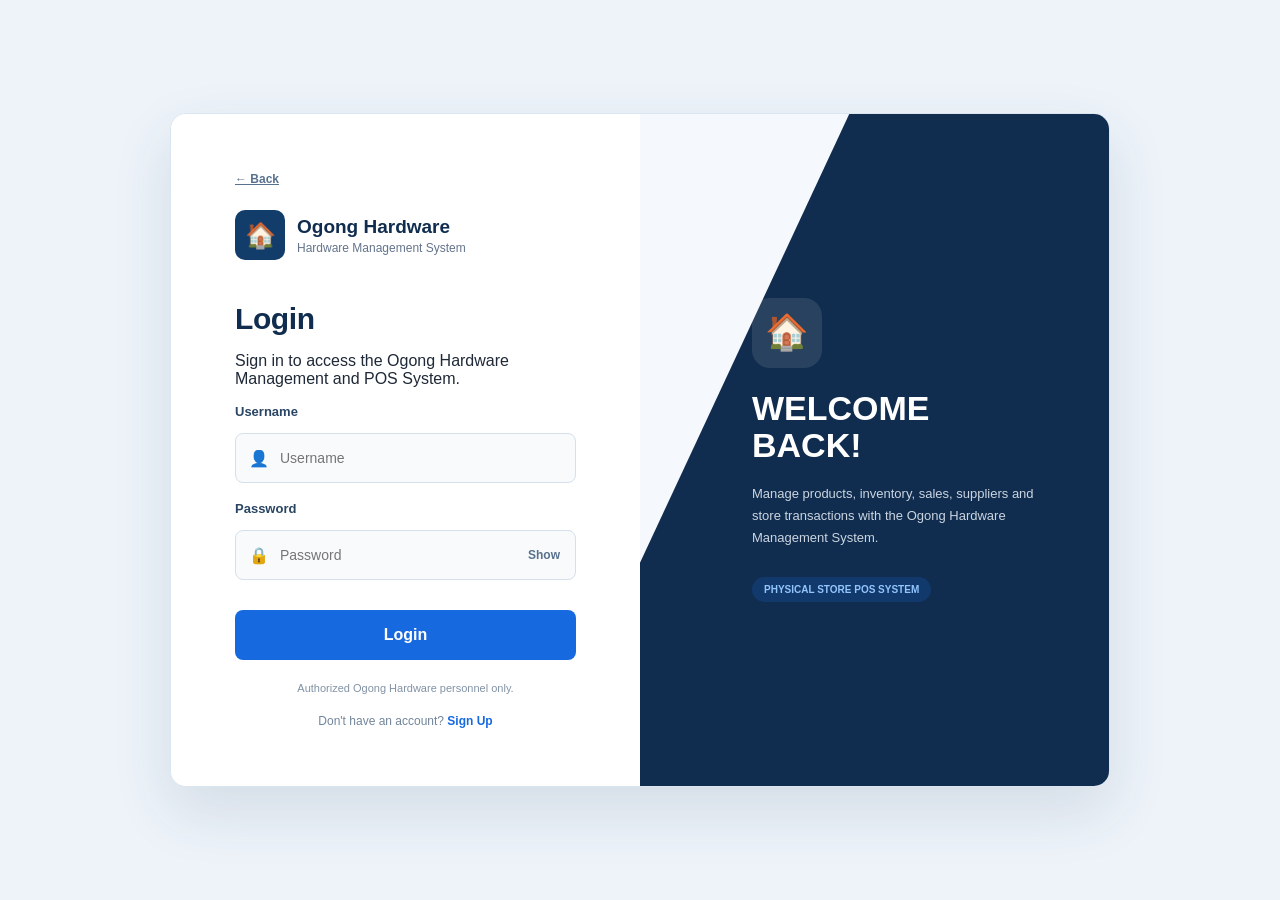
<file: frontend/products.html>
<!DOCTYPE html>
<html lang="en">
<head>
  <meta charset="UTF-8">
  <meta name="viewport" content="width=device-width, initial-scale=1.0">

  <title>Products - OGONG Hardware</title>

  <link rel="stylesheet" href="css/styles.css">

  <style>
    .products-page { background: #f7f9fc; }
    .products-page .header { align-items: center; margin-bottom: 22px; }
    .products-page .header h2 { margin: 0 0 6px; color: #102a43; font-size: 28px; }
    .products-page .header p { margin: 0; color: #708198; font-size: 13px; }
    .products-title { display: flex; align-items: center; gap: 13px; }
    .products-title-icon { display: grid; place-items: center; width: 44px; height: 44px; flex: 0 0 44px; color: #1769e0; background: #edf5ff; border-radius: 10px; }
    .products-title-icon svg { width: 22px; height: 22px; }
    .products-page .button { display: inline-flex; align-items: center; justify-content: center; gap: 8px; border-radius: 7px; font-size: 12px; font-weight: 700; }
    .products-page .button-primary { background: #1769e0; box-shadow: 0 4px 10px rgba(23,105,224,.16); }
    .products-page .button-primary:hover { background: #1058c4; }
    .products-page .button-secondary { color: #31516e; background: #f4f8fd; border: 1px solid #e2eaf3; }
    .products-page .button-secondary:hover { background: #eaf2fc; }
    .product-summary { display: grid; grid-template-columns: repeat(4, minmax(0, 1fr)); gap: 12px; margin-bottom: 18px; }
    .product-summary-card { position: relative; min-width: 0; min-height: 112px; padding: 16px; overflow: hidden; background: #fff; border: 1px solid #e4eaf1; border-radius: 10px; box-shadow: 0 5px 16px rgba(16,42,67,.045); }
    .product-summary-card h3 { margin: 0; color: #73849a; font-size: 10px; font-weight: 800; text-transform: uppercase; }
    .product-summary-card p { margin: 13px 0 0; color: #102a43; font-size: 23px; font-weight: 800; }
    .product-summary-card::after { position: absolute; top: 16px; right: 16px; width: 8px; height: 8px; content: ''; background: #8bb4ed; border-radius: 50%; }
    .product-summary-card.is-good p { color: #059669; }
    .product-summary-card.is-good::after { background: #10b981; }
    .product-summary-card.is-warning p { color: #d97706; }
    .product-summary-card.is-warning::after { background: #f59e0b; }
    .product-summary-card.is-danger p { color: #dc2626; }
    .product-summary-card.is-danger::after { background: #ef4444; }
    .product-toolbar { display: flex; align-items: center; gap: 9px; flex-wrap: wrap; padding: 14px; margin-bottom: 13px; background: #fff; border: 1px solid #e4eaf1; border-radius: 10px; box-shadow: 0 4px 14px rgba(16,42,67,.035); }
    .product-toolbar .search-input { flex: 1 1 210px; min-width: 190px; }
    .product-toolbar select { flex: 0 1 165px; min-width: 150px; }
    .product-toolbar input, .product-toolbar select { height: 39px; padding: 8px 11px; color: #183653; border-color: #e1e8f0; border-radius: 7px; font-size: 12px; }
    .product-toolbar input::placeholder { color: #98a7b8; }
    .products-table-card { padding: 0; overflow: hidden; border-radius: 10px; box-shadow: 0 6px 18px rgba(16,42,67,.045); }
    .products-table-card .table-responsive { overflow-x: auto; }
    .products-table { min-width: 780px; border-collapse: collapse; }
    .products-table thead { background: #f8fafc; }
    .products-table th { padding: 12px 14px; color: #8a9bb0; font-size: 9px; font-weight: 800; text-transform: uppercase; white-space: nowrap; }
    .products-table td { padding: 12px 14px; color: #61758a; border-bottom: 1px solid #edf2f7; font-size: 11px; vertical-align: middle; }
    .products-table tbody tr:last-child td { border-bottom: 0; }
    .products-table tbody tr:hover { background: #f9fbfe; }
    .products-table th:nth-child(1), .products-table td:nth-child(1) { width: 36%; }
    .products-table th:nth-child(4), .products-table td:nth-child(4), .products-table th:nth-child(6), .products-table td:nth-child(6) { text-align: right; }
    .product-name-cell { display: flex; align-items: center; gap: 10px; min-width: 220px; }
    .product-row-icon { display: grid; place-items: center; width: 34px; height: 34px; flex: 0 0 34px; color: #1769e0; background: #edf5ff; border-radius: 8px; }
    .product-row-icon svg { width: 17px; height: 17px; }
    .product-name-copy { flex: 1; min-width: 0; }
    .product-name-copy .product-name-line { display: flex; align-items: center; justify-content: space-between; gap: 10px; margin-top: 0; color: inherit; font-size: inherit; white-space: normal; }
    .product-name-copy strong { display: block; min-width: 0; color: #183653; font-size: 11px; }
    .product-name-copy span { display: block; margin-top: 3px; color: #9aa8b8; font-size: 9px; }
    .product-name-copy .product-inline-price { display: inline-flex; flex: 0 0 auto; margin-top: 0; padding: 5px 8px; color: #087f5b; background: #eafaf2; border-radius: 999px; font-size: 10px; font-weight: 800; white-space: nowrap; }
    .stock-detail { display: block; margin-top: 3px; color: #98a7b8; font-size: 9px; white-space: nowrap; }
    .stock-badge { display: inline-flex; align-items: center; padding: 5px 8px; border-radius: 999px; font-size: 9px; font-weight: 800; white-space: nowrap; }
    .stock-good { color: #087f5b; background: #eafaf2; }
    .stock-low { color: #a15c00; background: #fff6e5; }
    .stock-out { color: #b42318; background: #fff0ef; }
    .stock-number { color: #183653; font-weight: 800; }
    .stock-number.low { color: #b45309; }
    .stock-number.out { color: #b91c1c; }
    .product-actions { display: flex; justify-content: flex-end; gap: 5px; }
    .product-action { display: grid; place-items: center; width: 30px; height: 30px; padding: 0; color: #57718d; background: #fff; border: 1px solid #e5ebf2; border-radius: 7px; cursor: pointer; transition: .16s ease; }
    .product-action svg { width: 14px; height: 14px; }
    .product-action:hover { color: #1769e0; background: #edf5ff; border-color: #cfe1f9; }
    .product-action.delete:hover { color: #c62828; background: #fff0ef; border-color: #f5d3d0; }
    .empty-products, .loading-products { display: grid; place-items: center; min-height: 148px; padding: 24px; color: #8293a7; font-size: 12px; text-align: center; }
    .empty-products strong { display: block; margin-bottom: 5px; color: #183653; font-size: 13px; }
    .products-page .modal-content { width: min(680px, 95vw); max-height: calc(100vh - 36px); padding: 23px; border-radius: 12px; }
    .products-page .modal-header { padding-bottom: 14px; border-bottom: 1px solid #edf2f7; }
    .products-page .modal-header h2 { color: #102a43; font-size: 18px; }
    .products-page .modal-close { width: 32px; height: 32px; color: #6b7f93; background: #f4f7fa; border-radius: 7px; }
    .product-form-section { padding: 14px 0 2px; }
    .product-form-section + .product-form-section { border-top: 1px solid #edf2f7; }
    .product-form-section h3 { margin: 0 0 12px; color: #183653; font-size: 12px; }
    .product-form-grid { display: grid; grid-template-columns: repeat(2, minmax(0, 1fr)); gap: 0 13px; }
    .product-form-grid .form-group { margin-bottom: 12px; }
    .products-page .form-group label { color: #52677d; font-size: 11px; font-weight: 700; }
    .products-page .form-group input, .products-page .form-group select { height: 39px; padding: 8px 10px; border-color: #dfe7f0; border-radius: 7px; font-size: 12px; }
    .products-page .form-group input:focus, .products-page .form-group select:focus { border-color: #75a9ed; box-shadow: 0 0 0 3px #edf5ff; }
    .products-page .form-help { color: #8999aa; font-size: 10px; }
    .required { color: #dc2626; }
    .products-page .modal-actions { display: flex; justify-content: flex-end; gap: 8px; padding-top: 14px; margin-top: 6px; border-top: 1px solid #edf2f7; }
    @media print {
      .sidebar, .sidebar-toggle, .sidebar-overlay, #alert-container, .product-summary, .product-toolbar { display: none !important; }
      .products-page { display: block !important; width: 100% !important; height: auto !important; padding: 0 !important; overflow: visible !important; background: #fff !important; }
      .products-page .header { margin: 0 0 14px !important; }
      .products-page .products-table-card { display: block !important; margin: 0 !important; padding: 0 !important; overflow: visible !important; border: 0 !important; border-radius: 0 !important; box-shadow: none !important; page-break-inside: auto !important; break-inside: auto !important; }
      .products-page .products-table-card .table-responsive { overflow: visible !important; }
      .products-table { min-width: 0 !important; }
      .products-table th:last-child, .products-table td:last-child { display: none !important; }
      .product-inline-price { border: 1px solid #a7d8c2 !important; }
      .product-row-icon { display: none !important; }
    }
    @media (max-width: 950px) { .product-summary { grid-template-columns: repeat(2, minmax(0, 1fr)); } }
    @media (max-width: 600px) {
      .products-page { padding: 18px 14px; }
      .products-page .header { align-items: flex-start; gap: 14px; }
      .products-page .header h2 { font-size: 23px; }
      .products-page .header > .button { flex: 0 0 auto; padding: 9px 10px; }
      .products-title { align-items: flex-start; gap: 9px; }
      .products-title-icon { width: 37px; height: 37px; flex-basis: 37px; }
      .product-summary { gap: 9px; }
      .product-summary-card { min-height: 94px; padding: 13px; }
      .product-summary-card p { margin-top: 10px; font-size: 20px; }
      .product-toolbar { align-items: stretch; padding: 11px; }
      .product-toolbar .search-input, .product-toolbar select { flex: 1 1 100%; width: 100%; min-width: 0; }
      .product-toolbar .button { flex: 1; }
      .product-form-grid { grid-template-columns: 1fr; gap: 0; }
      .products-page .modal-content { padding: 18px; }
    }
    @media (max-width: 380px) { .product-summary { grid-template-columns: 1fr; } }
  </style>
</head>

<body>

<div class="container">

 <aside class="sidebar">

      <div class="dashboard-logo">

        <div class="dashboard-logo-mark">
          OG
        </div>
          
        <div class="dashboard-logo-text">
          <strong>OGONG HARDWARE</strong>
          <span>BUILT TOGETHER</span>
        </div>

      </div>

      <div id="sidebar-nav"></div>

    </aside>

  <main class="main products-page">



    <div class="header">

      <div class="products-title">
        <span class="products-title-icon" aria-hidden="true">
          <svg viewBox="0 0 24 24" fill="none" stroke="currentColor" stroke-width="1.8" stroke-linecap="round" stroke-linejoin="round"><path d="m12 3 8 4.5v9L12 21l-8-4.5v-9L12 3Z"/><path d="m4.5 7.5 7.5 4 7.5-4M12 12v9"/></svg>
        </span>
        <div>
        <h2>Products</h2>
        <p>Manage your product catalog, pricing, and inventory levels.</p>
        </div>
      </div>

    </div>

    <div id="alert-container"></div>


    <div class="product-summary">

      <div class="product-summary-card">
        <h3>Total Products</h3>
        <p id="summary-total">0</p>
      </div>

      <div class="product-summary-card is-good">
        <h3>In Stock</h3>
        <p id="summary-in-stock">0</p>
      </div>

      <div class="product-summary-card is-warning">
        <h3>Low Stock</h3>
        <p id="summary-low-stock">0</p>
      </div>

      <div class="product-summary-card is-danger">
        <h3>Out of Stock</h3>
        <p id="summary-out-stock">0</p>
      </div>

    </div>

    <div class="product-toolbar">

        <input
          class="search-input"
          id="product-search"
          type="text"
          placeholder="Search products..."
          aria-label="Search products"
        >

        <select
          class="search-input"
          id="product-category-filter"
          aria-label="Filter by category"
        >
          <option value="">All Categories</option>
        </select>

        <select
          class="search-input"
          id="product-supplier-filter"
          aria-label="Filter by supplier"
        >
          <option value="">All Suppliers</option>
        </select>

        <select
          class="search-input"
          id="product-stock-filter"
          aria-label="Filter by stock status"
        >
          <option value="">All Stock Status</option>
          <option value="in-stock">In Stock</option>
          <option value="low-stock">Low Stock</option>
          <option value="out-of-stock">Out of Stock</option>
        </select>

        <button class="button button-secondary" id="product-clear-filters-btn" type="button">
          Clear filters
        </button>

        <button
          class="button button-secondary"
          id="product-refresh-btn"
          type="button"
        >
          Refresh
        </button>

        <button class="button button-secondary" id="print-product-catalog-btn" type="button">
          <svg viewBox="0 0 24 24" width="14" height="14" fill="none" stroke="currentColor" stroke-width="1.8" stroke-linecap="round" stroke-linejoin="round" aria-hidden="true"><path d="M7 8V3h10v5M7 17H5a2 2 0 0 1-2-2v-5a2 2 0 0 1 2-2h14a2 2 0 0 1 2 2v5a2 2 0 0 1-2 2h-2"/><path d="M7 14h10v7H7z"/></svg>
          Print Catalog
        </button>

        <button class="button button-primary" id="toolbar-add-product-btn" type="button">
          <svg viewBox="0 0 24 24" width="14" height="14" fill="none" stroke="currentColor" stroke-width="2" stroke-linecap="round" aria-hidden="true"><path d="M12 5v14M5 12h14"/></svg>
          Add Product
        </button>

    </div>

    <div class="table-card products-table-card">

      <div class="table-responsive">

        <table class="products-table">

          <thead>

            <tr>
              <th>Product &amp; Price</th>
              <th>Category</th>
              <th>Supplier</th>
              <th>Stock</th>
              <th>Status</th>
              <th>Actions</th>
            </tr>

          </thead>

          <tbody id="products-table-body">

            <tr>
              <td colspan="6">
                <div class="loading-products">
                  Loading products...
                </div>
              </td>
            </tr>

          </tbody>

        </table>

      </div>

    </div>

  </main>

</div>

<div
  class="modal"
  id="product-modal"
>

  <div class="modal-content">

    <div class="modal-header">

      <h2 id="product-modal-title">
        Add Product
      </h2>

      <button
        class="modal-close"
        type="button"
        onclick="closeModal('product-modal')"
      >
        ×
      </button>

    </div>


    <div id="product-modal-alert"></div>

    <section class="product-form-section">
      <h3>Product information</h3>
      <div class="product-form-grid">
    <div class="form-group">

      <label for="product-name">
        Product Name <span class="required">*</span>
      </label>

      <input
        id="product-name"
        type="text"
        placeholder="Example: Portland Cement 40kg"
        maxlength="150"
      >

    </div>

    <div class="form-group">

      <label for="product-category">
        Category <span class="required">*</span>
      </label>

      <select id="product-category">

        <option value="">
          Select category
        </option>

      </select>

    </div>
      </div>
    </section>

    <section class="product-form-section">
      <h3>Pricing</h3>
      <div class="product-form-grid">
    <div class="form-group">

      <label for="product-supplier">
        Supplier <span class="required">*</span>
      </label>

      <select id="product-supplier">

        <option value="">
          Select supplier
        </option>

      </select>

    </div>

    <div class="form-group">
      <label for="product-cost">Cost <span class="required">*</span></label>
      <input id="product-cost" type="number" min="0" step="0.01" placeholder="0.00">
      <small class="form-help">Enter the unit cost in Philippine pesos.</small>
    </div>
      </div>
    </section>

    <section class="product-form-section">
      <h3>Inventory</h3>
      <div class="product-form-grid">
    <div class="form-group">

      <label for="product-price">
        Selling Price <span class="required">*</span>
      </label>

      <input
        id="product-price"
        type="number"
        min="0"
        step="0.01"
        placeholder="0.00"
      >

      <small class="form-help">
        Enter the selling price in Philippine pesos.
      </small>

    </div>

    <div class="form-group">

      <label for="product-stock">
        Stock Quantity <span class="required">*</span>
      </label>

      <input
        id="product-stock"
        type="number"
        min="0"
        step="1"
        placeholder="0"
      >

      <small class="form-help">
        Use 0 when the product is currently out of stock.
      </small>

    </div>

    <div class="form-group">

      <label for="product-reorder">
        Reorder Level <span class="required">*</span>
      </label>

      <input
        id="product-reorder"
        type="number"
        min="0"
        step="1"
        placeholder="Example: 10"
      >

      <small class="form-help">
        The stock level at which the product should be reordered.
      </small>

    </div>
      </div>
    </section>

    <div class="modal-actions">

      <button
        class="button button-primary"
        id="save-product-btn"
        type="button"
      >
        Save Product
      </button>

      <button
        class="button button-secondary"
        type="button"
        onclick="closeModal('product-modal')"
      >
        Cancel
      </button>

    </div>

  </div>

</div>

<script src="js/app.js?v=render-api-1"></script>

<script>

  let products = [];
  let categories = [];
  let suppliers = [];
  let editingProductId = null;


 

  const user = requireAuth();

  if (!user) {

    window.location.href = 'login.html';

  } else {

    renderSidebar('products');

  }



        setupModalClose('product-modal');

            async function loadCategories() {

    try {

          categories = await apiFetch('/categories');

              const productSelect =
                document.getElementById('product-category');

                   const filterSelect =
                      document.getElementById('product-category-filter');


      productSelect.innerHTML =
        '<option value="">Select category</option>';

      filterSelect.innerHTML =
        '<option value="">All Categories</option>';


      categories.forEach(category => {

        productSelect.appendChild(
          createOption(
            category.id,
            category.category_name
          )
        );


        filterSelect.appendChild(
          createOption(
            category.category_name,
            category.category_name
          )
        );

      });

    } catch (error) {

      showAlert(
        'Unable to load categories.',
        'danger'
      );

    }

  }

  async function loadSuppliers() {

    try {

      suppliers = await apiFetch('/suppliers');

      const productSelect =
        document.getElementById('product-supplier');

      const filterSelect =
        document.getElementById('product-supplier-filter');


      productSelect.innerHTML =
        '<option value="">Select supplier</option>';

      filterSelect.innerHTML =
        '<option value="">All Suppliers</option>';


      suppliers.forEach(supplier => {

        productSelect.appendChild(
          createOption(
            supplier.id,
            supplier.supplier_name
          )
        );


        filterSelect.appendChild(
          createOption(
            supplier.supplier_name,
            supplier.supplier_name
          )
        );

      });

    } catch (error) {

      showAlert(
        'Unable to load suppliers.',
        'danger'
      );

    }

  }

  function getStockStatus(product) {

    const stock =
      Number(product.stock_quantity) || 0;

    const reorder =
      Number(product.reorder_level) || 0;


    if (stock <= 0) {

      return {
        key: 'out-of-stock',
        label: 'Out of Stock',
        className: 'stock-out'
      };

    }


    if (stock <= reorder) {

      return {
        key: 'low-stock',
        label: 'Low Stock',
        className: 'stock-low'
      };

    }


    return {
      key: 'in-stock',
      label: 'In Stock',
      className: 'stock-good'
    };

  }

  function updateSummary(list) {

    let inStock = 0;
    let lowStock = 0;
    let outOfStock = 0;


    list.forEach(product => {

      const status =
        getStockStatus(product).key;


      if (status === 'in-stock') {

        inStock++;

      } else if (status === 'low-stock') {

        lowStock++;

      } else {

        outOfStock++;

      }

    });


    document.getElementById(
      'summary-total'
    ).textContent = list.length;


    document.getElementById(
      'summary-in-stock'
    ).textContent = inStock;


    document.getElementById(
      'summary-low-stock'
    ).textContent = lowStock;


    document.getElementById(
      'summary-out-stock'
    ).textContent = outOfStock;

  }

  async function loadProducts() {

    const tbody =
      document.getElementById(
        'products-table-body'
      );


    tbody.innerHTML = `
      <tr>
        <td colspan="6">
          <div class="loading-products">
            Loading products...
          </div>
        </td>
      </tr>
    `;


    try {

      products = await apiFetch('/products');

      renderProducts();

    } catch (error) {

      tbody.innerHTML = `
        <tr>
          <td colspan="6">
            <div class="empty-products">
              <div><strong>Products could not be loaded</strong><span>Check your connection and try again.</span><p><button class="button button-secondary" type="button" onclick="loadProducts()">Try again</button></p></div>
            </div>
          </td>
        </tr>
      `;


      showAlert(
        error.message,
        'danger'
      );

    }

  }

  function getFilteredProducts() {

    const search =
      document.getElementById(
        'product-search'
      ).value
        .trim()
        .toLowerCase();


    const category =
      document.getElementById(
        'product-category-filter'
      ).value;


    const supplier =
      document.getElementById(
        'product-supplier-filter'
      ).value;


    const stockStatus =
      document.getElementById(
        'product-stock-filter'
      ).value;


    return products.filter(product => {

      const name =
        String(
          product.product_name || ''
        ).toLowerCase();


      const matchesSearch =
        !search ||
        name.includes(search);


      const matchesCategory =
        !category ||
        product.category_name === category;


      const matchesSupplier =
        !supplier ||
        product.supplier_name === supplier;


      const matchesStock =
        !stockStatus ||
        getStockStatus(product).key === stockStatus;


      return (
        matchesSearch &&
        matchesCategory &&
        matchesSupplier &&
        matchesStock
      );

    });

  }

  function renderProducts() {

    const tbody =
      document.getElementById(
        'products-table-body'
      );


    const filtered =
      getFilteredProducts();


    updateSummary(products);


    if (!filtered.length) {

      tbody.innerHTML = `
        <tr>
          <td colspan="6">
            <div class="empty-products">
              <div><strong>${products.length ? 'No matching products' : 'No products yet'}</strong><span>${products.length ? 'Try changing your search or filters.' : 'Add a product to start building your inventory.'}</span></div>
            </div>
          </td>
        </tr>
      `;

      return;

    }


    tbody.innerHTML = '';


    filtered.forEach(product => {

      const row =
        document.createElement('tr');


      const status =
        getStockStatus(product);


      const stock =
        Number(product.stock_quantity) || 0;


      const reorder =
        Number(product.reorder_level) || 0;


      let stockClass = '';


      if (stock <= 0) {

        stockClass = 'out';

      } else if (stock <= reorder) {

        stockClass = 'low';

      }


      const createdDate =
        product.created_at
          ? new Date(
              product.created_at
            ).toLocaleDateString()
          : '—';


      row.innerHTML = `

        <td>
          <div class="product-name-cell">
            <span class="product-row-icon" aria-hidden="true"><svg viewBox="0 0 24 24" fill="none" stroke="currentColor" stroke-width="1.8" stroke-linecap="round" stroke-linejoin="round"><path d="m12 3 8 4.5v9L12 21l-8-4.5v-9L12 3Z"/><path d="m4.5 7.5 7.5 4 7.5-4M12 12v9"/></svg></span>
            <span class="product-name-copy"><span class="product-name-line"><strong>${escapeHtml(product.product_name)}</strong><span class="product-inline-price">${formatCurrency(product.price)}</span></span><span>ID #${escapeHtml(product.id)}${createdDate ? ` · Added ${escapeHtml(createdDate)}` : ''}</span></span>
          </div>
        </td>


        <td>
          ${escapeHtml(
            product.category_name || '—'
          )}
        </td>


        <td>
          ${escapeHtml(
            product.supplier_name || '—'
          )}
        </td>


        <td>

          <span class="stock-number ${stockClass}">${stock}</span>
          <span class="stock-detail">Reorder at ${reorder}</span>
        </td>


        <td>

          <span
            class="stock-badge ${status.className}"
          >
            ${status.label}
          </span>

        </td>


        <td>

          <div class="product-actions">
            <button class="product-action" type="button" title="Edit product" aria-label="Edit ${escapeHtml(product.product_name)}" onclick="editProduct(${product.id})"><svg viewBox="0 0 24 24" fill="none" stroke="currentColor" stroke-width="1.8" stroke-linecap="round" stroke-linejoin="round" aria-hidden="true"><path d="M12 20h9"/><path d="M16.5 3.5a2.1 2.1 0 0 1 3 3L8 18l-4 1 1-4Z"/></svg></button>
            <button class="product-action delete" type="button" title="Delete product" aria-label="Delete ${escapeHtml(product.product_name)}" onclick="deleteProduct(${product.id})"><svg viewBox="0 0 24 24" fill="none" stroke="currentColor" stroke-width="1.8" stroke-linecap="round" stroke-linejoin="round" aria-hidden="true"><path d="M3 6h18M8 6V4h8v2m3 0-1 14H6L5 6m4 4v6m6-6v6"/></svg></button>
          </div>

        </td>

      `;


      tbody.appendChild(row);

    });

  }

  function escapeHtml(value) {

    return String(value)
      .replace(/&/g, '&amp;')
      .replace(/</g, '&lt;')
      .replace(/>/g, '&gt;')
      .replace(/"/g, '&quot;')
      .replace(/'/g, '&#039;');

  }


  /* =========================
     OPEN ADD MODAL
     ========================= */

  function openAddProductModal() {

    editingProductId = null;


    document.getElementById(
      'product-modal-title'
    ).textContent = 'Add Product';


    document.getElementById(
      'product-modal-alert'
    ).innerHTML = '';


    document.getElementById(
      'product-name'
    ).value = '';


    document.getElementById(
      'product-category'
    ).value = '';


    document.getElementById(
      'product-supplier'
    ).value = '';


    document.getElementById(
      'product-price'
    ).value = '';

    document.getElementById(
      'product-cost'
    ).value = '';


    document.getElementById(
      'product-stock'
    ).value = '';


    document.getElementById(
      'product-reorder'
    ).value = '';


    openModal('product-modal');

  }


  async function editProduct(productId) {

    try {

      const product =
        await apiFetch(
          `/products/${productId}`
        );


      editingProductId =
        product.id;


      document.getElementById(
        'product-modal-title'
      ).textContent = 'Edit Product';


      document.getElementById(
        'product-modal-alert'
      ).innerHTML = '';


      document.getElementById(
        'product-name'
      ).value =
        product.product_name || '';


      document.getElementById(
        'product-category'
      ).value =
        product.category_id || '';


      document.getElementById(
        'product-supplier'
      ).value =
        product.supplier_id || '';


      document.getElementById(
        'product-price'
      ).value =
        product.price ?? '';

      document.getElementById(
        'product-cost'
      ).value =
        product.cost ?? '';


      document.getElementById(
        'product-stock'
      ).value =
        product.stock_quantity ?? '';


      document.getElementById(
        'product-reorder'
      ).value =
        product.reorder_level ?? '';


      openModal('product-modal');

    } catch (error) {

      showAlert(
        error.message,
        'danger'
      );

    }

  }

  async function deleteProduct(productId) {

    const product =
      products.find(
        p => Number(p.id) === Number(productId)
      );


    const productName =
      product?.product_name ||
      `Product #${productId}`;


    const confirmed =
      confirm(
        `Delete "${productName}"?\n\n` +
        `This action cannot be undone.`
      );


    if (!confirmed) return;


    try {

      await apiFetch(
        `/products/${productId}`,
        {
          method: 'DELETE'
        }
      );


      showAlert(
        'Product deleted successfully.',
        'success'
      );


      await loadProducts();

    } catch (error) {

      showAlert(
        error.message,
        'danger'
      );

    }

  }

  function validateProduct(product) {

    if (!product.product_name) {

      return 'Product name is required.';

    }


    if (!product.category_id) {

      return 'Please select a category.';

    }


    if (!product.supplier_id) {

      return 'Please select a supplier.';

    }


    if (
      !Number.isFinite(product.price) ||
      product.price < 0
    ) {

      return 'Price must be 0 or greater.';

    }

    if (
      !Number.isFinite(product.cost) ||
      product.cost < 0
    ) {

      return 'Cost must be 0 or greater.';

    }


    if (
      !Number.isInteger(
        product.stock_quantity
      ) ||
      product.stock_quantity < 0
    ) {

      return 'Stock quantity must be a whole number of 0 or greater.';

    }


    if (
      !Number.isInteger(
        product.reorder_level
      ) ||
      product.reorder_level < 0
    ) {

      return 'Reorder level must be a whole number of 0 or greater.';

    }


    return null;

  }

  async function saveProduct() {

    const alertBox =
      document.getElementById(
        'product-modal-alert'
      );


    alertBox.innerHTML = '';


    const product = {

      product_name:
        document.getElementById(
          'product-name'
        ).value.trim(),


      category_id:
        Number(
          document.getElementById(
            'product-category'
          ).value
        ),


      supplier_id:
        Number(
          document.getElementById(
            'product-supplier'
          ).value
        ),


      price:
        Number(
          document.getElementById(
            'product-price'
          ).value
        ),

      cost:
        Number(
          document.getElementById(
            'product-cost'
          ).value
        ),


      stock_quantity:
        Number(
          document.getElementById(
            'product-stock'
          ).value
        ),


      reorder_level:
        Number(
          document.getElementById(
            'product-reorder'
          ).value
        )

    };


    const validationError =
      validateProduct(product);


    if (validationError) {

      alertBox.innerHTML = `
        <div class="alert alert-danger">
          ${escapeHtml(
            validationError
          )}
        </div>
      `;

      return;

    }


    const saveButton =
      document.getElementById(
        'save-product-btn'
      );


    saveButton.disabled = true;
    saveButton.textContent = 'Saving...';


    try {

      if (editingProductId) {

        await apiFetch(
          `/products/${editingProductId}`,
          {
            method: 'PUT',
            body: JSON.stringify(product)
          }
        );


        showAlert(
          'Product updated successfully.',
          'success'
        );

      } else {

        await apiFetch(
          '/products',
          {
            method: 'POST',
            body: JSON.stringify(product)
          }
        );


        showAlert(
          'Product added successfully.',
          'success'
        );

      }


      closeModal('product-modal');


      editingProductId = null;


      await loadProducts();


    } catch (error) {

      alertBox.innerHTML = `
        <div class="alert alert-danger">
          ${escapeHtml(
            error.message
          )}
        </div>
      `;

    } finally {

      saveButton.disabled = false;
      saveButton.textContent = 'Save Product';

    }

  }

  document
    .getElementById('toolbar-add-product-btn')
    .addEventListener('click', openAddProductModal);

  document
    .getElementById('print-product-catalog-btn')
    .addEventListener('click', () => window.print());

  document
    .getElementById('product-clear-filters-btn')
    .addEventListener('click', () => {
      document.getElementById('product-search').value = '';
      document.getElementById('product-category-filter').value = '';
      document.getElementById('product-supplier-filter').value = '';
      document.getElementById('product-stock-filter').value = '';
      renderProducts();
    });


  document
    .getElementById(
      'save-product-btn'
    )
    .addEventListener(
      'click',
      saveProduct
    );


  document
    .getElementById(
      'product-search'
    )
    .addEventListener(
      'input',
      renderProducts
    );


  document
    .getElementById(
      'product-category-filter'
    )
    .addEventListener(
      'change',
      renderProducts
    );


  document
    .getElementById(
      'product-supplier-filter'
    )
    .addEventListener(
      'change',
      renderProducts
    );


  document
    .getElementById(
      'product-stock-filter'
    )
    .addEventListener(
      'change',
      renderProducts
    );


  document
    .getElementById(
      'product-refresh-btn'
    )
    .addEventListener(
      'click',
      async () => {

        await loadCategories();
        await loadSuppliers();
        await loadProducts();

      }
    );

  document
    .getElementById(
      'product-name'
    )
    .addEventListener(
      'keydown',
      event => {

        if (
          event.key === 'Enter'
        ) {

          saveProduct();

        }

      }
    );


  async function initializeProductsPage() {

    try {

      await loadCategories();
      await loadSuppliers();
      await loadProducts();

    } catch (error) {

      showAlert(
        error.message,
        'danger'
      );

    }

  }


  initializeProductsPage();

</script>

</body>
</html>
</file>
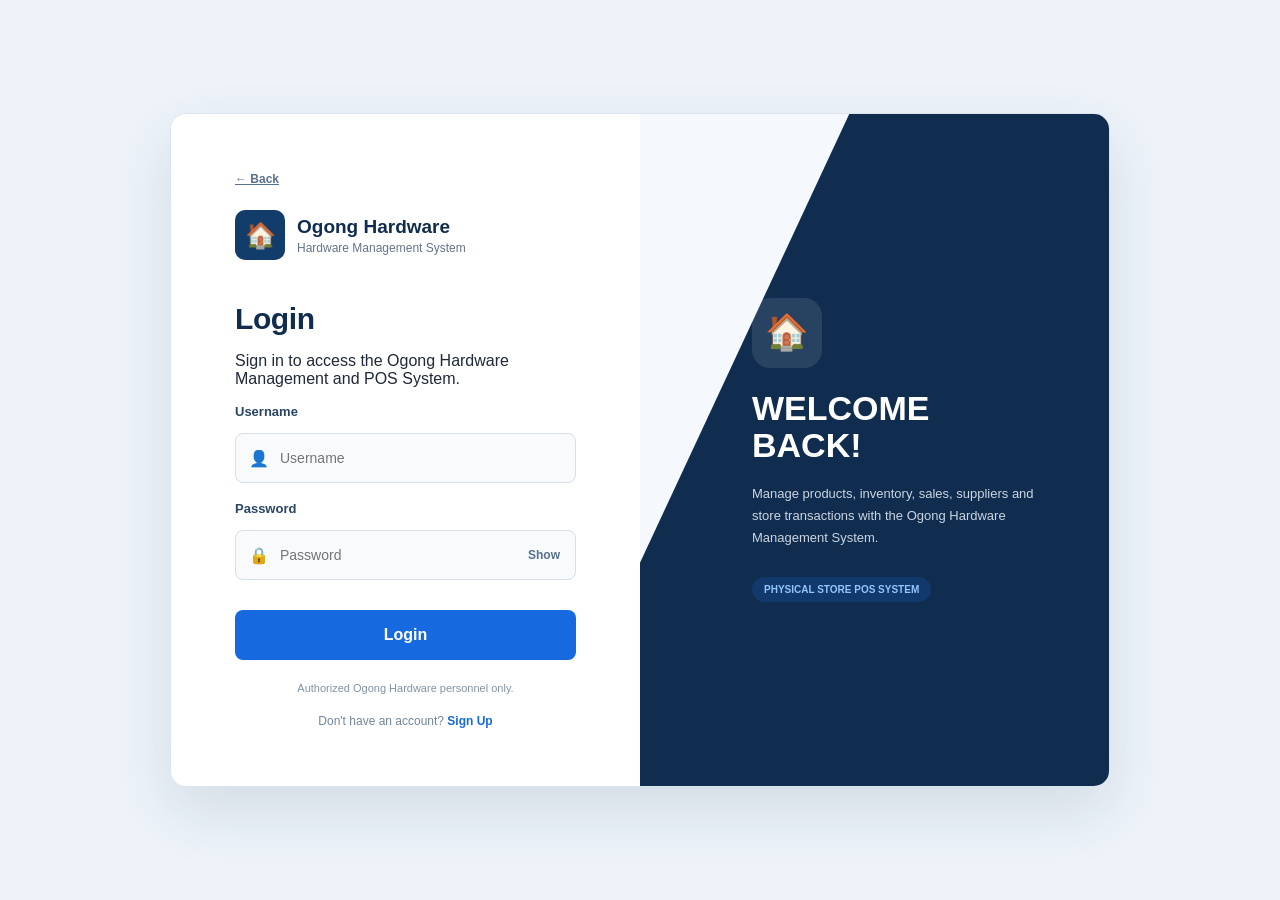
<file: frontend/reports.html>
<!DOCTYPE html>
<html lang="en">
<head>
  <meta charset="UTF-8">
  <meta name="viewport" content="width=device-width, initial-scale=1.0">
  <title>Performance &amp; Reports - OGONG Hardware</title>
  <link rel="stylesheet" href="css/styles.css">
  <style>
    .reports-page { --report-navy:#102d4f; --report-blue:#1769e0; --report-muted:#71839a; --report-line:#e2eaf2; --report-bg:#f5f8fc; color:var(--report-navy); }
    .reports-page .main { padding:32px 38px 48px; background:var(--report-bg); }
    .reports-header { display:flex; justify-content:space-between; gap:24px; align-items:flex-start; margin-bottom:26px; }
    .reports-header h1 { margin:0 0 7px; color:var(--report-navy); font-size:30px; letter-spacing:-.4px; }
    .reports-header p { margin:0; color:var(--report-muted); }
    .report-actions { display:flex; align-items:center; justify-content:flex-end; gap:8px; flex-wrap:wrap; }
    .date-range-control { position:relative; }
    .report-date { min-height:40px; width:214px; padding:0 11px; font-size:13px; color:var(--report-navy); background:#fff; cursor:pointer; }
    .date-picker { position:absolute; z-index:5; right:0; top:48px; display:none; grid-template-columns:1fr 1fr; gap:10px; width:290px; padding:12px; border:1px solid var(--report-line); border-radius:8px; background:#fff; box-shadow:0 12px 30px rgba(27,57,89,.14); }
    .date-picker.open { display:grid; }
    .date-picker label { display:grid; gap:5px; color:var(--report-muted); font-size:10px; font-weight:700; }
    .date-picker input { min-height:34px; padding:5px 7px; font-size:11px; }
    .date-picker button { grid-column:1 / -1; min-height:34px; border:0; border-radius:6px; background:var(--report-blue); color:#fff; font:inherit; font-size:11px; font-weight:700; cursor:pointer; }
    .report-action { display:inline-flex; align-items:center; gap:7px; min-height:40px; padding:0 13px; border:1px solid #d9e4ef; border-radius:8px; background:#fff; color:#46617d; font-weight:700; cursor:pointer; }
    .report-action.primary { border-color:var(--report-blue); background:var(--report-blue); color:#fff; }
    .report-action svg { width:15px; height:15px; flex:none; }
    .sync-status { display:inline-flex; align-items:center; gap:7px; width:100%; justify-content:flex-end; margin-top:4px; font-size:12px; color:#3a7c57; }
    .sync-status i { width:8px; height:8px; border-radius:50%; background:#35a66a; }
    .report-tabs { display:flex; width:max-content; max-width:100%; overflow:auto; padding:4px; margin-bottom:20px; border:1px solid var(--report-line); border-radius:9px; background:#edf3f9; }
    .report-tab { border:0; border-radius:6px; padding:10px 17px; background:transparent; color:#637890; font:inherit; font-size:13px; font-weight:700; cursor:pointer; white-space:nowrap; }
    .report-tab.active { background:#fff; color:var(--report-blue); box-shadow:0 2px 5px rgba(18,45,79,.1); }
    .report-card { border:1px solid var(--report-line); border-radius:10px; background:#fff; box-shadow:0 7px 22px rgba(27,57,89,.055); }
    .report-kpis { display:grid; grid-template-columns:repeat(4,1fr); gap:14px; margin-bottom:18px; }
    .report-kpi { position:relative; padding:18px 18px 17px 58px; min-height:124px; }
    .kpi-icon { position:absolute; left:18px; top:19px; display:grid; place-items:center; width:30px; height:30px; border-radius:8px; background:#eaf3ff; color:var(--report-blue); font-size:16px; font-weight:800; }
    .kpi-icon.green { background:#e8f7ef; color:#278354; } .kpi-icon.amber { background:#fff4df; color:#b47b18; } .kpi-icon.pink { background:#fcebf0; color:#c45b75; }
    .report-kpi h2 { margin:0 0 9px; font-size:13px; color:#688098; font-weight:700; }
    .kpi-value { margin:0 0 9px; color:var(--report-navy); font-size:25px; line-height:1; font-weight:800; }
    .kpi-meta { margin:0; color:#71839a; font-size:11px; white-space:nowrap; } .positive { color:#258554; font-weight:800; } .negative { color:#cc5d6e; font-weight:800; }
    .report-layout,.bottom-layout { display:grid; grid-template-columns:minmax(0,1.7fr) minmax(290px,1fr); gap:18px; margin-bottom:18px; }
    .report-panel,.ledger-card,.alerts-card { padding:20px; min-width:0; }
    .panel-heading { display:flex; justify-content:space-between; gap:12px; align-items:flex-start; margin-bottom:16px; }
    .panel-heading h2 { margin:0 0 5px; font-size:17px; color:var(--report-navy); } .panel-heading p { margin:0; color:var(--report-muted); font-size:12px; }
    .legend { display:flex; gap:15px; color:#70839a; font-size:11px; white-space:nowrap; }.legend span { display:inline-flex; align-items:center; gap:5px; }.legend i { width:8px; height:8px; border-radius:50%; background:var(--report-blue); }.legend i.cost { background:#8493a5; }
    .trend-chart { display:block; width:100%; height:auto; min-height:230px; }.chart-label { fill:#8999aa; font-size:10px; font-family:Segoe UI,Arial,sans-serif; }.chart-grid { stroke:#e9eff5; stroke-width:1; }.chart-line { fill:none; stroke:#1769e0; stroke-width:2.5; stroke-linecap:round; stroke-linejoin:round; }.chart-cost { fill:none; stroke:#8493a5; stroke-width:2.5; stroke-linecap:round; stroke-linejoin:round; stroke-dasharray:5 4; }
    .donut-area { display:flex; align-items:center; gap:20px; min-height:220px; }.donut-chart { width:170px; height:170px; flex:none; }.donut-track { fill:none; stroke:#edf2f7; stroke-width:25; }.donut-segment { fill:none; stroke-width:25; transform:rotate(-90deg); transform-origin:50% 50%; }.donut-center { fill:var(--report-navy); font-size:18px; font-weight:800; text-anchor:middle; }.donut-caption { fill:#8493a5; font-size:8px; letter-spacing:1px; text-anchor:middle; }.share-list { flex:1; display:grid; gap:12px; }.share-item { display:grid; grid-template-columns:9px 1fr auto; gap:8px; align-items:center; color:#536b84; font-size:11px; }.share-item i { width:8px; height:8px; border-radius:50%; }.share-item strong { color:var(--report-navy); font-size:12px; }
    .panel-button { border:1px solid #d9e4ef; border-radius:7px; padding:8px 11px; background:#fff; color:#4f6a84; font:inherit; font-size:12px; font-weight:700; cursor:pointer; }.ledger-scroll { overflow-x:auto; }.ledger-table { min-width:650px; }.ledger-table th { padding:10px 8px; color:#8797a8; background:#f8fafc; font-size:10px; text-transform:uppercase; letter-spacing:.4px; }.ledger-table td { padding:12px 8px; color:#536b84; font-size:12px; }.ledger-table td strong { color:var(--report-navy); }.ledger-table tbody tr:hover { background:#f8fbff; }.status-pill { display:inline-block; padding:4px 7px; border-radius:10px; background:#e8f7ef; color:#258554; font-size:9px; font-weight:800; letter-spacing:.3px; }.status-pill.refunded { background:#fcebf0; color:#c45d6e; }
    .alert-list { display:grid; gap:10px; margin-bottom:18px; }.inventory-alert { display:grid; grid-template-columns:1fr auto; gap:10px; padding:12px; border:1px solid #edf1f5; border-radius:8px; }.inventory-alert strong { display:block; margin-bottom:4px; color:var(--report-navy); font-size:12px; }.inventory-alert small { color:#7d8da0; font-size:10px; }.alert-level { align-self:start; padding:4px 6px; border-radius:5px; color:#bd5f72; background:#fcebf0; font-size:9px; font-weight:800; white-space:nowrap; }.alert-level.low { color:#aa781b; background:#fff4df; }.alert-level.out { color:#b64e5e; background:#f9e1e7; }.sync-log { border-top:1px solid var(--report-line); padding-top:15px; }.sync-log h3 { margin:0 0 12px; color:#8696a7; font-size:10px; letter-spacing:1px; }.sync-grid { display:grid; grid-template-columns:1fr 1fr; gap:10px; }.sync-grid span { display:block; margin-bottom:3px; color:#7b8da0; font-size:10px; }.sync-grid strong { color:var(--report-navy); font-size:13px; }.report-state { padding:32px 12px; color:#8493a5; text-align:center; font-size:13px; }.report-alert { margin-bottom:15px; }
    @media (max-width:1050px) { .report-kpis { grid-template-columns:repeat(2,1fr); } .report-layout,.bottom-layout { grid-template-columns:1fr; } }
    @media (max-width:720px) { .reports-page .main { padding:22px 16px 35px; }.reports-header { display:block; }.reports-header h1 { font-size:25px; }.report-actions { justify-content:flex-start; margin-top:18px; }.report-date { flex:1; min-width:185px; }.sync-status { justify-content:flex-start; }.report-kpis { grid-template-columns:1fr; }.report-kpi { min-height:112px; }.donut-area { justify-content:center; flex-wrap:wrap; }.share-list { width:100%; }.panel-heading { flex-wrap:wrap; }.legend { width:100%; }.report-tabs { width:100%; }.report-tab { flex:1; padding-left:8px; padding-right:8px; }.sidebar { width:205px; } }
    @media print { .reports-page .sidebar,.reports-page .report-actions,.reports-page .report-tabs,.reports-page #report-alert,.reports-page .panel-button { display:none!important; }.reports-page .main { padding:0; background:#fff; }.reports-page .report-card { box-shadow:none; break-inside:avoid; }.reports-page .report-layout,.reports-page .bottom-layout { grid-template-columns:1fr 1fr; }.reports-page .report-kpis { grid-template-columns:repeat(4,1fr); }.reports-page .ledger-card { grid-column:1 / -1; } }
  </style>
</head>
<body>
<div class="container reports-page">
  <aside class="sidebar"><div class="dashboard-logo"><div class="dashboard-logo-mark">OG</div><div class="dashboard-logo-text"><strong>OGONG HARDWARE</strong><span>BUILT TOGETHER</span></div></div><div id="sidebar-nav"></div></aside>
  <main class="main">
    <header class="reports-header"><div><h1>Performance &amp; Reports</h1><p>Review detailed hardware sales, inventory movement, and margin logs.</p></div><div class="report-actions"><div class="date-range-control"><input class="report-date" id="report-date-range" type="text" aria-label="Report date range" readonly><div class="date-picker" id="date-picker"><label>Start date<input id="range-start-picker" type="date"></label><label>End date<input id="range-end-picker" type="date"></label><button id="apply-range-btn" type="button">Apply date range</button></div></div><button class="report-action" id="save-report-btn" type="button"><svg viewBox="0 0 24 24" fill="none" stroke="currentColor" stroke-width="2"><path d="M12 3v12m0 0 4-4m-4 4-4-4M4 21h16"/></svg>Save PDF</button><button class="report-action primary" id="print-report-btn" type="button"><svg viewBox="0 0 24 24" fill="none" stroke="currentColor" stroke-width="2"><path d="M6 9V3h12v6M6 18H4a2 2 0 0 1-2-2v-5a2 2 0 0 1 2 2h16a2 2 0 0 1 2 2v5a2 2 0 0 1-2 2h-2M6 14h12v7H6z"/></svg>Print PDF</button><div class="sync-status"><i></i>All registers active &amp; synced</div></div></header>
    <div id="report-alert"></div>
    <nav class="report-tabs" role="tablist" aria-label="Report period"><button class="report-tab" data-period="daily" type="button">Daily Reports</button><button class="report-tab" data-period="weekly" type="button">Weekly Reports</button><button class="report-tab" data-period="monthly" type="button">Monthly Reports</button><button class="report-tab active" data-period="yearly" type="button">Yearly Reports</button></nav>
    <div class="report-kpis"><article class="report-card report-kpi"><span class="kpi-icon">₱</span><h2>Total Revenue</h2><p class="kpi-value" id="report-total-sales">₱0.00</p><p class="kpi-meta positive" id="revenue-meta">↑ Period total</p></article><article class="report-card report-kpi"><span class="kpi-icon green">%</span><h2>Gross Margin</h2><p class="kpi-value" id="report-margin">0.0%</p><p class="kpi-meta positive">↑ Based on current cost ledger</p></article><article class="report-card report-kpi"><span class="kpi-icon amber">₱</span><h2>Avg Ticket Value</h2><p class="kpi-value" id="report-average-sale">₱0.00</p><p class="kpi-meta" id="average-meta">Period average</p></article><article class="report-card report-kpi"><span class="kpi-icon pink">+</span><h2>Active Contractors</h2><p class="kpi-value" id="report-contractors">0</p><p class="kpi-meta positive">↑ Registered loyalty accounts</p></article></div>
    <section class="report-layout"><article class="report-card report-panel"><div class="panel-heading"><div><h2>Revenue &amp; Cost Trend</h2><p>YTD operations ledger visualizer</p></div><div class="legend"><span><i></i>Revenue</span><span><i class="cost"></i>Operating Cost</span></div></div><div id="trend-chart" class="report-state">Loading trend...</div></article><article class="report-card report-panel"><div class="panel-heading"><div><h2>Category Shares</h2><p>Distribution of total volume sold</p></div></div><div id="category-chart" class="report-state">Loading categories...</div></article></section>
    <section class="bottom-layout"><article class="report-card ledger-card"><div class="panel-heading"><div><h2>Detailed Sales Ledger</h2><p>Recent transactional reports in current date frame</p></div><button class="panel-button" id="filter-list-btn" type="button">Filter List</button></div><div class="ledger-scroll"><table class="ledger-table"><thead><tr><th>Ref ID</th><th>Timestamp</th><th>Item Details</th><th>Dept</th><th>Qty</th><th>Total</th><th>Status</th></tr></thead><tbody id="ledger-body"><tr><td colspan="7" class="report-state">Loading ledger...</td></tr></tbody></table></div></article><article class="report-card alerts-card"><div class="panel-heading"><div><h2>Inventory Alerts</h2><p>Actionable supply metrics for this run</p></div></div><div id="inventory-alerts" class="alert-list"><div class="report-state">Loading inventory...</div></div><div class="sync-log"><h3>SYNCLOG METRICS</h3><div class="sync-grid"><div><span>Active POs</span><strong>14 <small>Pending</small></strong></div><div><span>Next Delivery</span><strong>Tomorrow, 08:00</strong></div></div></div></article></section>
    <div class="report-filter-fields" hidden><input id="report-start" type="date"><input id="report-end" type="date"></div>
  </main>
</div>
<script src="js/app.js?v=render-api-1"></script>
<script>
const user = requireAuth(); if (!user) { window.location.href = 'login.html'; } else { renderSidebar('reports'); }
let currentPeriod = 'yearly'; let reportData = { sales: [], products: [], details: [] }; const colors = ['#1769e0','#35a66a','#e1a52b','#cc5d6e'];
function dateInput(date) { return `${date.getFullYear()}-${String(date.getMonth()+1).padStart(2,'0')}-${String(date.getDate()).padStart(2,'0')}`; }
function periodDates(period) { const now = new Date(); const start = new Date(now); let end = new Date(now); if (period === 'weekly') { const monday = now.getDay() === 0 ? 6 : now.getDay()-1; start.setDate(now.getDate()-monday); } if (period === 'monthly') start.setDate(1); if (period === 'yearly') { start.setMonth(0,1); end = new Date(now.getFullYear(),11,31); } return { start:dateInput(start), end:dateInput(end) }; }
function displayDate(value) { return new Date(`${value}T00:00:00`).toLocaleDateString('en-US',{month:'short',day:'numeric',year:'numeric'}); } function selectedRange() { return {start:document.getElementById('report-start').value,end:document.getElementById('report-end').value}; }
function setPeriod(period) { currentPeriod=period; document.querySelectorAll('.report-tab').forEach(tab=>tab.classList.toggle('active',tab.dataset.period===period)); const dates=periodDates(period); document.getElementById('report-start').value=dates.start; document.getElementById('report-end').value=dates.end; document.getElementById('range-start-picker').value=dates.start; document.getElementById('range-end-picker').value=dates.end; document.getElementById('report-date-range').value=`${displayDate(dates.start)} - ${displayDate(dates.end)}`; loadReports(); }
function showReportError(message) { document.getElementById('report-alert').innerHTML=`<div class="alert alert-danger report-alert">${message}</div>`; } function parseDate(value) { return new Date(value||0).getTime(); } function withinRange(sale,range) { const time=parseDate(sale.sale_date); return (!range.start||time>=parseDate(range.start))&&(!range.end||time<parseDate(range.end)+86400000); } function formatShortDate(value) { const date=new Date(value); return date.toLocaleDateString('en-US',{month:'short',day:'numeric'})+', '+date.toLocaleTimeString('en-US',{hour:'2-digit',minute:'2-digit',hour12:false}); }
async function loadReports() { const range=selectedRange(); if(range.start>range.end){showReportError('Start date cannot be later than end date.');return;} document.getElementById('report-date-range').value=`${displayDate(range.start)} - ${displayDate(range.end)}`; try { const query=`?start_date=${encodeURIComponent(range.start)}&end_date=${encodeURIComponent(range.end)}`; const [summary,sales,products]=await Promise.all([apiFetch(`/reports${query}`),apiFetch('/sales'),apiFetch('/products')]); reportData.sales=(Array.isArray(sales)?sales:[]).filter(sale=>withinRange(sale,range)); reportData.products=Array.isArray(products)?products:[]; reportData.details=await Promise.all(reportData.sales.slice(0,12).map(sale=>apiFetch(`/sales/${sale.id}`).catch(()=>({items:[]})))); renderSummary(summary); renderLedger(); renderInventory(summary.low_stock); renderCategoryShares(); renderTrend(); } catch(error) { console.error(error); showReportError(error.message||'Unable to load the report. Please try again.'); document.getElementById('ledger-body').innerHTML='<tr><td colspan="7" class="report-state">Report data is unavailable right now.</td></tr>'; } }
function renderSummary(data) { const sales=Number(data.total_sales)||0; const cost=Number(data.total_cost)||0; const transactions=Number(data.transaction_count)||0; const margin=sales?((sales-cost)/sales)*100:0; document.getElementById('report-total-sales').textContent=formatCurrency(sales); document.getElementById('report-margin').textContent=`${margin.toFixed(1)}%`; document.getElementById('report-average-sale').textContent=formatCurrency(transactions?sales/transactions:0); document.getElementById('report-contractors').textContent=new Set(reportData.sales.map(sale=>sale.cashier).filter(Boolean)).size||0; document.getElementById('revenue-meta').textContent=`↑ ${transactions} transactions in period`; document.getElementById('average-meta').textContent=`${transactions} completed transactions`; }
function renderLedger() { const body=document.getElementById('ledger-body'); const rows=[]; reportData.sales.slice(0,8).forEach((sale,index)=>{ const detail=reportData.details[index]; const item=detail?.items?.[0]; const product=reportData.products.find(productRow=>productRow.id===item?.product_id); const name=item?.product_name||'Sale transaction'; const department=product?.category_name||product?.category||'Hardware'; const quantity=item?.quantity||1; const amount=Number(sale.total_amount)||0; rows.push(`<tr><td><strong>${sale.invoice_number||`TX-${String(sale.id).padStart(4,'0')}`}</strong></td><td>${formatShortDate(sale.sale_date)}</td><td title="${name}">${name.length>17?name.slice(0,17)+'...':name}</td><td>${department}</td><td>${quantity}</td><td><strong>${formatCurrency(amount)}</strong></td><td><span class="status-pill">COMPLETED</span></td></tr>`); }); body.innerHTML=rows.length?rows.join(''):'<tr><td colspan="7" class="report-state">No sales found for this date frame.</td></tr>'; }
function renderInventory(items) { const alerts=Array.isArray(items)?items.slice(0,3):[]; const target=document.getElementById('inventory-alerts'); target.innerHTML=alerts.length?alerts.map(item=>{const quantity=Number(item.stock_quantity)||0;const level=quantity===0?'OUT OF STOCK':quantity<=3?'CRITICAL':'LOW STOCK';const className=quantity===0?'out':quantity<=3?'':'low';return `<div class="inventory-alert"><div><strong>${item.product_name}</strong><small>SKU-${item.id} • ${quantity} units left</small></div><span class="alert-level ${className}">${level}</span></div>`;}).join(''):'<div class="report-state">Inventory levels are healthy for this period.</div>'; }
function renderCategoryShares() { const totals={}; reportData.sales.forEach((sale,index)=>{const detail=reportData.details[index];(detail?.items||[]).forEach(item=>{const product=reportData.products.find(productRow=>productRow.id===item.product_id);const category=product?.category_name||product?.category||'Other';totals[category]=(totals[category]||0)+Number(item.quantity||0);});}); const entries=Object.entries(totals).sort((a,b)=>b[1]-a[1]).slice(0,4); const total=entries.reduce((sum,entry)=>sum+entry[1],0); if(!total){document.getElementById('category-chart').innerHTML='<div class="report-state">No category sales for this date frame.</div>';return;} let offset=0; const segments=entries.map((entry,index)=>{const percentage=entry[1]/total*100;const segment=`<circle class="donut-segment" cx="85" cy="85" r="58" stroke="${colors[index]}" stroke-dasharray="${percentage} ${100-percentage}" stroke-dashoffset="${-offset}"/>`;offset+=percentage;return segment;}).join(''); const list=entries.map((entry,index)=>`<div class="share-item"><i style="background:${colors[index]}"></i><span>${entry[0]}</span><strong>${Math.round(entry[1]/total*100)}%</strong></div>`).join(''); const revenue=Number(document.getElementById('report-total-sales').textContent.replace(/[₱,]/g,''))||0; document.getElementById('category-chart').innerHTML=`<div class="donut-area"><svg class="donut-chart" viewBox="0 0 170 170" role="img" aria-label="Category share donut chart"><circle class="donut-track" cx="85" cy="85" r="58"></circle>${segments}<text class="donut-caption" x="85" y="80">TOTAL SALES</text><text class="donut-center" x="85" y="103">${formatCurrency(revenue/1000).replace('.00','')}K</text></svg><div class="share-list">${list}</div></div>`; }
function renderTrend() { const months=Array.from({length:12},(_,index)=>new Date(new Date().getFullYear(),index,1)); const range=selectedRange(); const revenue=months.map(month=>reportData.sales.filter(sale=>{const date=new Date(sale.sale_date);return date.getFullYear()===month.getFullYear()&&date.getMonth()===month.getMonth()&&withinRange(sale,range);}).reduce((sum,sale)=>sum+Number(sale.total_amount||0),0)); const costs=revenue.map(()=>0); const max=Math.max(30000,...revenue,...costs); const points=values=>values.map((value,index)=>`${36+index*48},${206-value/max*176}`).join(' '); const labels=months.map((month,index)=>`<text class="chart-label" x="${36+index*48}" y="229" text-anchor="middle">${month.toLocaleDateString('en-US',{month:'short'})}</text>`).join(''); const grid=[0,.25,.5,.75,1].map(step=>`<line class="chart-grid" x1="36" y1="${206-step*176}" x2="564" y2="${206-step*176}"/><text class="chart-label" x="0" y="${210-step*176}">₱${Math.round(max*step/1000)}K</text>`).join(''); document.getElementById('trend-chart').innerHTML=`<svg class="trend-chart" viewBox="0 0 580 240" preserveAspectRatio="none" role="img" aria-label="Revenue and operating cost trend">${grid}<polyline class="chart-cost" points="${points(costs)}"/><polyline class="chart-line" points="${points(revenue)}"/>${labels}</svg>`; }
document.querySelectorAll('.report-tab').forEach(tab=>tab.addEventListener('click',()=>setPeriod(tab.dataset.period))); document.getElementById('report-start').addEventListener('change',loadReports); document.getElementById('report-end').addEventListener('change',loadReports); document.getElementById('report-date-range').addEventListener('click',()=>document.getElementById('date-picker').classList.toggle('open')); document.getElementById('apply-range-btn').addEventListener('click',()=>{document.getElementById('report-start').value=document.getElementById('range-start-picker').value;document.getElementById('report-end').value=document.getElementById('range-end-picker').value;document.getElementById('date-picker').classList.remove('open');loadReports();}); document.getElementById('filter-list-btn').addEventListener('click',()=>{const value=prompt('Filter ledger by item, department, or reference ID:');if(value===null)return;const term=value.trim().toLowerCase();document.querySelectorAll('#ledger-body tr').forEach(row=>row.style.display=!term||row.textContent.toLowerCase().includes(term)?'':'none');}); document.getElementById('save-report-btn').addEventListener('click',()=>window.print()); document.getElementById('print-report-btn').addEventListener('click',()=>window.print()); setPeriod('yearly');
</script>
</body>
</html>
</file>
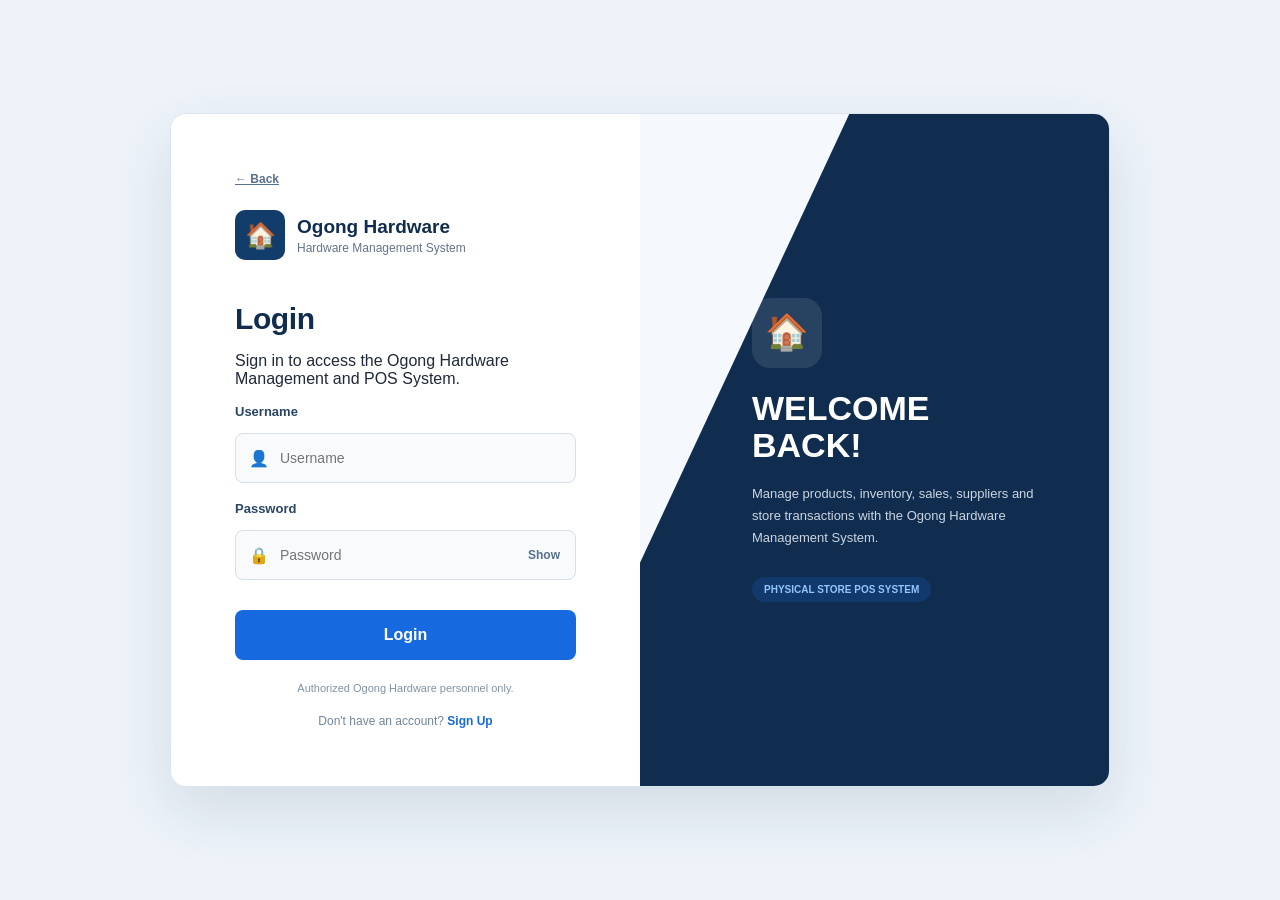
<file: frontend/sales.html>
<!DOCTYPE html>
<html lang="en">
<head>
  <meta charset="UTF-8">
  <meta name="viewport" content="width=device-width, initial-scale=1.0">
  <title>Sales History - OGONG Hardware</title>
  <link rel="stylesheet" href="css/styles.css">

  <style>
    .sales-page { min-width: 0; background: #f7f9fc; }
    .sales-page .header { align-items: center; gap: 18px; margin-bottom: 20px; }
    .sales-title { display: flex; align-items: center; gap: 13px; min-width: 0; }
    .sales-title-icon { display: grid; place-items: center; width: 44px; height: 44px; flex: 0 0 44px; color: #1769e0; background: #edf5ff; border-radius: 10px; }
    .sales-title-icon svg { width: 22px; height: 22px; }
    .sales-page .header h2 { margin: 0 0 5px; color: #102a43; font-size: 27px; }
    .sales-page .header p { margin: 0; color: #708198; font-size: 13px; }
    .sales-summary {
      display: grid;
      grid-template-columns: repeat(2, minmax(0, 1fr));
      gap: 12px;
      margin-bottom: 17px;
    }

    .sales-summary .card {
      position: relative;
      min-width: 0;
      min-height: 100px;
      margin: 0;
      padding: 16px;
      border-color: #e4eaf1;
      border-radius: 10px;
      box-shadow: 0 5px 16px rgba(16,42,67,.045);
      transition: transform .18s ease, box-shadow .18s ease;
    }

    .sales-summary .card:hover { transform: translateY(-1px); box-shadow: 0 8px 20px rgba(16,42,67,.075); }
    .sales-summary h3 { margin: 0; color: #73849a; font-size: 10px; font-weight: 800; text-transform: uppercase; }
    .sales-summary p { margin: 12px 0 0; color: #102a43; font-size: 23px; font-weight: 800; }
    .sales-summary .sales-summary-total { color: #059669; }
    .sales-toolbar {
      display: flex;
      align-items: end;
      gap: 9px;
      flex-wrap: wrap;
      padding: 14px;
      margin-bottom: 13px;
      background: #fff;
      border: 1px solid #e4eaf1;
      border-radius: 10px;
      box-shadow: 0 4px 14px rgba(16,42,67,.035);
    }

    .sales-toolbar .form-group { flex: 1 1 175px; min-width: 155px; margin: 0; }
    .sales-toolbar .form-group label { color: #52677d; font-size: 10px; font-weight: 700; }
    .sales-toolbar input, .sales-toolbar select { height: 39px; padding: 8px 11px; color: #183653; border-color: #e1e8f0; border-radius: 7px; font-size: 12px; }
    .sales-toolbar input::placeholder { color: #98a7b8; }
    .sales-toolbar input:focus, .sales-toolbar select:focus { border-color: #75a9ed; box-shadow: 0 0 0 3px #edf5ff; }
    .sales-actions { display: flex; gap: 7px; flex-wrap: wrap; }
    .sales-page .button { display: inline-flex; align-items: center; justify-content: center; min-height: 37px; padding: 8px 12px; border-radius: 7px; font-size: 11px; font-weight: 700; transition: background-color .16s ease, border-color .16s ease, transform .16s ease; }
    .sales-page .button-secondary { color: #31516e; background: #f4f8fd; border: 1px solid #e2eaf3; }
    .sales-page .button-secondary:hover { background: #eaf2fc; border-color: #cfe1f9; }
    .sales-table-card { padding: 0; overflow: hidden; border-radius: 10px; box-shadow: 0 6px 18px rgba(16,42,67,.045); }
    .sales-table { min-width: 720px; border-collapse: collapse; }
    .sales-table thead { background: #f8fafc; }
    .sales-table th { padding: 12px 14px; color: #8a9bb0; font-size: 9px; font-weight: 800; text-transform: uppercase; white-space: nowrap; }
    .sales-table td { padding: 12px 14px; color: #61758a; border-bottom: 1px solid #edf2f7; font-size: 11px; vertical-align: middle; }
    .sales-table tbody tr { transition: background-color .16s ease; }
    .sales-table tbody tr:last-child td { border-bottom: 0; }
    .sales-table tbody tr:hover { background: #f9fbfe; }
    .sales-invoice { color: #183653; font-weight: 800; }
    .sales-amount { color: #183653; font-weight: 800; white-space: nowrap; }
    .sales-payment { display: inline-flex; padding: 5px 8px; color: #31516e; background: #f1f5f9; border-radius: 999px; font-size: 9px; font-weight: 800; white-space: nowrap; }
    .sales-table .button:hover { transform: translateY(-1px); }
    .sales-page .loading-state, .sales-page .empty-state { padding: 30px; color: #8293a7; text-align: center; font-size: 12px; }
    .sale-detail-header {
      display: grid;
      grid-template-columns: repeat(auto-fit, minmax(150px, 1fr));
      gap: 10px;
      margin-bottom: 16px;
    }

    .sale-detail-box {
      min-width: 0;
      padding: 12px;
      background: #f7f9fc;
      border: 1px solid #e8eef5;
      border-radius: 8px;
    }

    .sale-detail-box small {
      display: block;
      margin-bottom: 5px;
      color: #8a9bb0;
      font-size: 10px;
      font-weight: 700;
      text-transform: uppercase;
    }

    .sale-detail-box strong {
      color: #183653;
      font-size: 12px;
      overflow-wrap: anywhere;
    }

    .receipt-total {
      display: flex;
      justify-content: space-between;
      gap: 12px;
      padding: 14px 0;
      margin-top: 10px;
      border-top: 1px solid #e8eef5;
      color: #708198;
      font-size: 13px;
      font-weight: 700;
    }

    .receipt-total strong { color: #102a43; font-size: 18px; }
    .receipt-payment { padding: 12px; margin-top: 8px; background: #f7f9fc; border-radius: 8px; color: #61758a; font-size: 12px; }
    .receipt-payment p { margin: 4px 0; }
    #sale-detail-modal .modal-content { width: min(680px, 95vw); padding: 23px; border-radius: 12px; }
    #sale-detail-modal .modal-header { padding-bottom: 14px; border-bottom: 1px solid #edf2f7; }
    #sale-detail-modal .modal-header h2 { color: #102a43; font-size: 18px; }
    #sale-detail-modal .modal-close { width: 32px; height: 32px; color: #6b7f93; background: #f4f7fa; border-radius: 7px; }

    @media (max-width: 768px) {
      .sales-page { padding: 18px 14px; }
      .sales-page .header { align-items: flex-start; }
      .sales-page .header h2 { font-size: 23px; }
      .sales-toolbar { align-items: stretch; padding: 11px; }
      .sales-toolbar .form-group { flex: 1 1 calc(50% - 5px); min-width: 0; }
      .sales-actions { width: 100%; }
      .sales-actions .button { flex: 1; }
      #sale-detail-modal .modal-content { padding: 18px; }
    }

    @media (max-width: 480px) {
      .sales-title { align-items: flex-start; gap: 9px; }
      .sales-title-icon { width: 38px; height: 38px; flex-basis: 38px; }
      .sales-summary { gap: 9px; }
      .sales-summary .card { min-height: 88px; padding: 12px; }
      .sales-summary p { font-size: 19px; }
      .sales-toolbar .form-group { flex-basis: 100%; }
      .sales-actions { flex-wrap: wrap; }
      .sales-actions .button { flex: 1 1 calc(50% - 5px); }
    }

    @media print {
      body * {
        visibility: hidden;
      }

      #sale-detail-modal,
      #sale-detail-modal * {
        visibility: visible;
      }

      #sale-detail-modal {
        position: absolute;
        left: 0;
        top: 0;
        width: 100%;
      }

      .modal-close,
      .receipt-actions {
        display: none !important;
      }
    }

    .dashboard-logo {
      display: flex;
      align-items: center;
      gap: 12px;
      margin-bottom: 28px;
      
      
    }

    .dashboard-logo-mark {
      width: 48px;
      height: 48px;
      border-radius: 12px;
      background: #0f2747;
      background:
          linear-gradient(
                    rgba(0, 0, 0, 0.326),
                    rgba(0, 0, 0, 0.44)
                ),
          url("images/logo.png");
      color: white;
      display: flex;
      align-items: center;
      justify-content: center;
      font-size: 22px;
      font-weight: 800;
      box-shadow: 0 4px 12px rgba(15, 39, 71, 0.18);
    }

    .dashboard-logo-text {
      line-height: 1.1;
    }

    .dashboard-logo-text strong {
      display: block;
      font-size: 16px;
      color: #0f2747;
    }

    .dashboard-logo-text span {
      display: block;
      font-size: 11px;
      color: #64748b;
      margin-top: 3px;
      letter-spacing: .5px;
    }
    
  </style>
</head>

<body>

<div class="container">

 <aside class="sidebar">

      <div class="dashboard-logo">

        <div class="dashboard-logo-mark">
          OG
        </div>

        <div class="dashboard-logo-text">
          <strong>OGONG HARDWARE</strong>
          <span>BUILT TOGETHER</span>
        </div>

      </div>

      <div id="sidebar-nav"></div>

    </aside>

  <!-- MAIN -->
  <main class="main sales-page">

    <!-- HEADER -->
    <div class="header">
      <div class="sales-title">
        <span class="sales-title-icon" aria-hidden="true">
          <svg viewBox="0 0 24 24" fill="none" stroke="currentColor" stroke-width="1.8" stroke-linecap="round" stroke-linejoin="round"><path d="M4 5h16v14H4z"/><path d="M8 9h8M8 13h5M8 17h3"/></svg>
        </span>
        <div>
        <h2>Sales History</h2>
        <p>Review completed store transactions and sale details.</p>
        </div>
      </div>
    </div>

    <div id="alert-container"></div>

    <!-- SUMMARY -->
    <div class="sales-summary">

      <div class="card">
        <h3>Transactions</h3>
        <p id="sales-count">0</p>
      </div>

      <div class="card">
        <h3>Total Sales</h3>
        <p class="sales-summary-total" id="sales-total">₱0.00</p>
      </div>

    </div>

    <!-- FILTERS -->
    <div class="sales-toolbar">

        <div class="form-group">
          <label for="sales-search">Search</label>
          <input
            id="sales-search"
            type="text"
            placeholder="Invoice or cashier..."
          >
        </div>

        <div class="form-group">
          <label for="sales-payment">Payment Method</label>
          <select id="sales-payment">
            <option value="">All Payment Methods</option>
            <option value="Cash">Cash</option>
            <option value="GCash">GCash</option>
            <option value="Bank Transfer">Bank Transfer</option>
          </select>
        </div>

        <div class="form-group">
          <label for="sales-start-date">From date</label>
          <input id="sales-start-date" type="date">
        </div>

        <div class="form-group">
          <label for="sales-end-date">To date</label>
          <input id="sales-end-date" type="date">
        </div>

        <div class="sales-actions">

          <button
            class="button button-secondary"
            id="sales-search-btn"
            type="button"
          >
            Search
          </button>

          <button
            class="button button-secondary"
            id="sales-clear-btn"
            type="button"
          >
            Clear
          </button>

          <button
            class="button button-secondary"
            id="sales-refresh-btn"
            type="button"
          >
            Refresh
          </button>

        </div>

    </div>

    <!-- SALES TABLE -->
    <div class="table-card sales-table-card">

      <div class="table-responsive">

        <table class="sales-table">

          <thead>
            <tr>
              <th>Invoice</th>
              <th>Date</th>
              <th>Cashier</th>
              <th>Total</th>
              <th>Payment</th>
              <th>Actions</th>
            </tr>
          </thead>

          <tbody id="sales-table-body"></tbody>

        </table>

      </div>

    </div>

  </main>

</div>


<!-- SALE DETAIL MODAL -->
<div class="modal" id="sale-detail-modal">

  <div class="modal-content">

    <div class="modal-header">

      <h2>Sale Receipt</h2>

      <button
        class="modal-close"
        type="button"
        onclick="closeModal('sale-detail-modal')"
      >
        ×
      </button>

    </div>

    <div id="sale-detail-content"></div>

    <div
      class="top-bar receipt-actions"
      style="margin-top: 16px;"
    >

      <button
        class="button button-primary"
        id="print-sale-btn"
        type="button"
      >
        Print Receipt
      </button>

      <button
        class="button button-secondary"
        type="button"
        onclick="closeModal('sale-detail-modal')"
      >
        Close
      </button>

    </div>

  </div>

</div>


<script src="js/app.js?v=render-api-1"></script>

<script>

  const user = requireAuth();

  if (!user) {
    window.location.href = 'login.html';
  } else {

    renderSidebar('sales');
    setupModalClose('sale-detail-modal');

  }


  let allSales = [];


  /*
   * LOAD SALES
   */
  async function loadSales(search = '') {

    const tbody = document.getElementById('sales-table-body');

    tbody.innerHTML = `
      <tr>
        <td colspan="6" class="loading-state">
          Loading sales...
        </td>
      </tr>
    `;

    try {

      const query = search
        ? `?search=${encodeURIComponent(search)}`
        : '';

      const sales = await apiFetch(`/sales${query}`);

      allSales = Array.isArray(sales) ? sales : [];

      renderSales(allSales);

    } catch (error) {

      tbody.innerHTML = `
        <tr>
          <td colspan="6" class="empty-state">
            Unable to load sales.
          </td>
        </tr>
      `;

      showAlert(error.message, 'danger');

    }

  }


  /*
   * RENDER SALES
   */
  function renderSales(sales) {

    const tbody =
      document.getElementById('sales-table-body');

    const payment =
      document.getElementById('sales-payment').value;
    const startDate =
      document.getElementById('sales-start-date').value;
    const endDate =
      document.getElementById('sales-end-date').value;

    const filteredSales = sales.filter(sale => {
      if (payment && sale.payment_method !== payment) return false;
      if (!startDate && !endDate) return true;

      const saleDate = new Date(sale.sale_date);
      if (Number.isNaN(saleDate.getTime())) return false;

      const saleDay = [
        saleDate.getFullYear(),
        String(saleDate.getMonth() + 1).padStart(2, '0'),
        String(saleDate.getDate()).padStart(2, '0')
      ].join('-');

      return (!startDate || saleDay >= startDate) &&
        (!endDate || saleDay <= endDate);
    });


    // SUMMARY

    document.getElementById('sales-count').textContent =
      filteredSales.length;

    const total = filteredSales.reduce(
      (sum, sale) =>
        sum + Number(sale.total_amount || 0),
      0
    );

    document.getElementById('sales-total').textContent =
      formatCurrency(total);


    // EMPTY STATE

    if (!filteredSales.length) {

      tbody.innerHTML = `
        <tr>
          <td colspan="6" class="empty-state">
            No sales transactions found.
          </td>
        </tr>
      `;

      return;

    }


    tbody.innerHTML = '';


    filteredSales.forEach(sale => {

      const row = document.createElement('tr');

      const date = sale.sale_date
        ? new Date(sale.sale_date).toLocaleString()
        : '-';

      row.innerHTML = `

        <td class="sales-invoice">
          <strong>${escapeHTML(sale.invoice_number)}</strong>
        </td>

        <td>
          ${escapeHTML(date)}
        </td>

        <td>
          ${escapeHTML(sale.cashier || '-')}
        </td>

        <td class="sales-amount">
          <strong>
            ${formatCurrency(sale.total_amount)}
          </strong>
        </td>

        <td>
          <span class="sales-payment">${escapeHTML(sale.payment_method || '-')}</span>
        </td>

        <td>

          <button
            class="button button-secondary"
            type="button"
            onclick="viewSale(${sale.id})"
          >
            View
          </button>

        </td>

      `;

      tbody.appendChild(row);

    });

  }


  /*
   * VIEW SALE
   */
  async function viewSale(id) {

    try {

      const sale =
        await apiFetch(`/sales/${id}`);

      const rows =
        (sale.items || []).map(item => `

          <tr>

            <td>
              ${escapeHTML(item.product_name)}
            </td>

            <td>
              ${item.quantity}
            </td>

            <td>
              ${formatCurrency(item.price)}
            </td>

            <td>
              ${formatCurrency(item.subtotal)}
            </td>

          </tr>

        `).join('');


      document.getElementById(
        'sale-detail-content'
      ).innerHTML = `

        <div class="sale-detail-header">

          <div class="sale-detail-box">
            <small>Invoice</small>
            <strong>
              ${escapeHTML(sale.invoice_number)}
            </strong>
          </div>

          <div class="sale-detail-box">
            <small>Date</small>
            <strong>
              ${escapeHTML(
                new Date(sale.sale_date).toLocaleString()
              )}
            </strong>
          </div>

          <div class="sale-detail-box">
            <small>Cashier</small>
            <strong>
              ${escapeHTML(sale.cashier || '-')}
            </strong>
          </div>

          <div class="sale-detail-box">
            <small>Payment Method</small>
            <strong>
              ${escapeHTML(sale.payment_method || '-')}
            </strong>
          </div>

        </div>


        <div class="table-responsive">

          <table>

            <thead>

              <tr>
                <th>Product</th>
                <th>Qty</th>
                <th>Price</th>
                <th>Amount</th>
              </tr>

            </thead>

            <tbody>

              ${rows || `
                <tr>
                  <td colspan="4">
                    No items found.
                  </td>
                </tr>
              `}

            </tbody>

          </table>

        </div>


        <div class="receipt-total">

          <span>Total</span>

          <strong>
            ${formatCurrency(sale.total_amount)}
          </strong>

        </div>


        <div class="receipt-payment">

          <p>
            <strong>Payment:</strong>
            ${escapeHTML(sale.payment_method || '-')}
          </p>

          ${
            sale.payment_method === 'Cash'
              ? `
                <p>
                  <strong>Amount Received:</strong>
                  ${formatCurrency(sale.amount_received)}
                </p>

                <p>
                  <strong>Change:</strong>
                  ${formatCurrency(sale.change_amount)}
                </p>
              `
              : ''
          }

        </div>

      `;


      openModal('sale-detail-modal');

    } catch (error) {

      showAlert(error.message, 'danger');

    }

  }


  /*
   * SEARCH
   */
  document
    .getElementById('sales-search-btn')
    .addEventListener('click', () => {

      const search =
        document.getElementById('sales-search')
          .value
          .trim();

      loadSales(search);

    });


  /*
   * ENTER KEY SEARCH
   */
  document
    .getElementById('sales-search')
    .addEventListener('keydown', event => {

      if (event.key === 'Enter') {

        document
          .getElementById('sales-search-btn')
          .click();

      }

    });


  /*
   * PAYMENT FILTER
   */
  document
    .getElementById('sales-payment')
    .addEventListener('change', () => {

      renderSales(allSales);

    });

  document
    .getElementById('sales-start-date')
    .addEventListener('change', () => renderSales(allSales));

  document
    .getElementById('sales-end-date')
    .addEventListener('change', () => renderSales(allSales));


  /*
   * CLEAR
   */
  document
    .getElementById('sales-clear-btn')
    .addEventListener('click', () => {

      document.getElementById('sales-search').value = '';

      document.getElementById('sales-payment').value = '';
      document.getElementById('sales-start-date').value = '';
      document.getElementById('sales-end-date').value = '';

      loadSales();

    });


  /*
   * REFRESH
   */
  document
    .getElementById('sales-refresh-btn')
    .addEventListener('click', () => {

      loadSales(
        document.getElementById('sales-search').value.trim()
      );

    });


  /*
   * PRINT RECEIPT
   */
  document
    .getElementById('print-sale-btn')
    .addEventListener('click', () => {

      window.print();

    });


  /*
   * ESCAPE HTML
   */
  function escapeHTML(value) {

    return String(value ?? '')
      .replace(/&/g, '&amp;')
      .replace(/</g, '&lt;')
      .replace(/>/g, '&gt;')
      .replace(/"/g, '&quot;')
      .replace(/'/g, '&#039;');

  }


  // INITIAL LOAD
  loadSales();

</script>

</body>
</html>
</file>
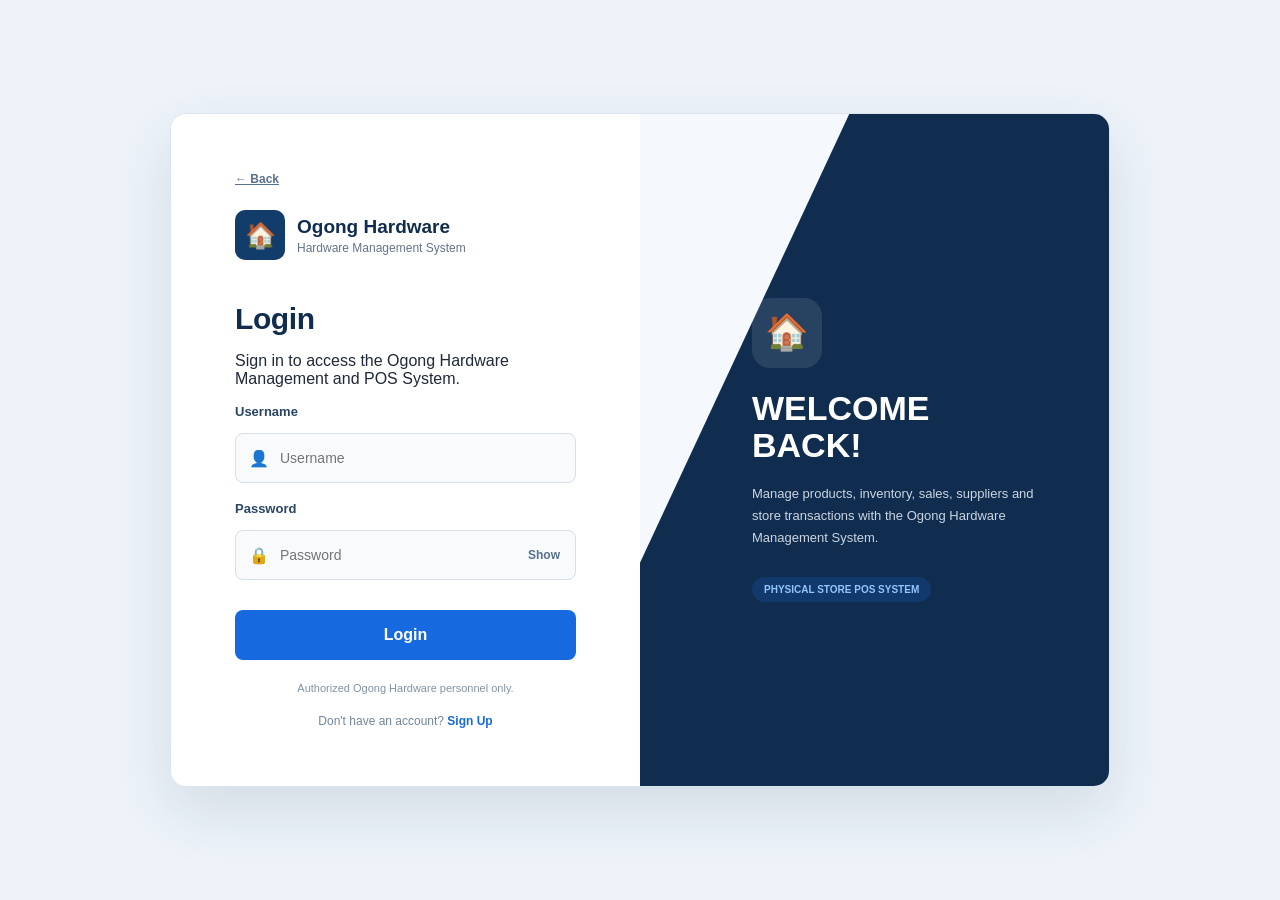
<file: frontend/suppliers.html>
<!DOCTYPE html>
<html lang="en">
<head>
  <meta charset="UTF-8">
  <meta name="viewport" content="width=device-width, initial-scale=1.0">
  <title>Suppliers - OGONG Hardware</title>
  <link rel="stylesheet" href="css/styles.css">
  <style>
    .dashboard-logo { display: flex; align-items: center; gap: 12px; margin-bottom: 28px; }
    .dashboard-logo-mark {
      display: flex;
      align-items: center;
      justify-content: center;
      width: 48px;
      height: 48px;
      color: #fff;
      background: linear-gradient(rgba(0,0,0,.326), rgba(0,0,0,.44)), url("images/logo.png");
      border-radius: 12px;
      box-shadow: 0 4px 12px rgba(15,39,71,.18);
      font-size: 22px;
      font-weight: 800;
    }
    .dashboard-logo-text { line-height: 1.1; }
    .dashboard-logo-text strong { display: block; color: #0f2747; font-size: 16px; }
    .dashboard-logo-text span { display: block; margin-top: 3px; color: #64748b; font-size: 11px; letter-spacing: .5px; }
    .suppliers-page { min-width: 0; background: #f7f9fc; }
    .suppliers-page .header { align-items: center; gap: 18px; margin-bottom: 20px; }
    .suppliers-title { display: flex; align-items: center; gap: 13px; min-width: 0; }
    .suppliers-title-icon { display: grid; place-items: center; width: 44px; height: 44px; flex: 0 0 44px; color: #1769e0; background: #edf5ff; border-radius: 10px; }
    .suppliers-title-icon svg { width: 22px; height: 22px; }
    .suppliers-page .header h2 { margin: 0 0 5px; color: #102a43; font-size: 27px; }
    .suppliers-page .header p { margin: 0; color: #708198; font-size: 13px; }
    .suppliers-page .button { display: inline-flex; align-items: center; justify-content: center; gap: 7px; min-height: 37px; padding: 8px 12px; border-radius: 7px; font-size: 11px; font-weight: 700; transition: background-color .16s ease, border-color .16s ease, transform .16s ease; }
    .suppliers-page .button-primary { background: #1769e0; box-shadow: 0 4px 10px rgba(23,105,224,.16); }
    .suppliers-page .button-primary:hover { background: #1058c4; }
    .suppliers-page .button-secondary { color: #31516e; background: #f4f8fd; border: 1px solid #e2eaf3; }
    .suppliers-page .button-secondary:hover { color: #1769e0; background: #edf5ff; border-color: #cfe1f9; }
    .supplier-toolbar { display: flex; align-items: center; gap: 9px; flex-wrap: wrap; padding: 13px; margin-bottom: 13px; background: #fff; border: 1px solid #e4eaf1; border-radius: 10px; box-shadow: 0 4px 14px rgba(16,42,67,.035); }
    .supplier-toolbar input { flex: 1 1 260px; min-width: 190px; height: 39px; padding: 8px 11px; color: #183653; border-color: #e1e8f0; border-radius: 7px; font-size: 12px; }
    .supplier-toolbar input::placeholder { color: #98a7b8; }
    .supplier-toolbar input:focus, .suppliers-modal .form-group input:focus, .suppliers-modal .form-group textarea:focus { border-color: #75a9ed; box-shadow: 0 0 0 3px #edf5ff; }
    .supplier-table-card { padding: 0; overflow: hidden; border-radius: 10px; box-shadow: 0 6px 18px rgba(16,42,67,.045); }
    .supplier-table { min-width: 850px; border-collapse: collapse; }
    .supplier-table thead { background: #f8fafc; }
    .supplier-table th { padding: 12px 14px; color: #8a9bb0; font-size: 9px; font-weight: 800; text-align: left; text-transform: uppercase; white-space: nowrap; }
    .supplier-table td { padding: 12px 14px; color: #61758a; border-bottom: 1px solid #edf2f7; font-size: 11px; vertical-align: middle; }
    .supplier-table tbody tr { transition: background-color .16s ease; }
    .supplier-table tbody tr:last-child td { border-bottom: 0; }
    .supplier-table tbody tr:hover { background: #f9fbfe; }
    .supplier-id { color: #8a9bb0 !important; font-size: 10px !important; font-weight: 700; }
    .supplier-name-cell { display: flex; align-items: center; gap: 10px; min-width: 175px; }
    .supplier-row-icon { display: grid; place-items: center; width: 34px; height: 34px; flex: 0 0 34px; color: #1769e0; background: #edf5ff; border-radius: 8px; }
    .supplier-row-icon svg { width: 17px; height: 17px; }
    .supplier-name-cell strong { color: #183653; font-size: 11px; overflow-wrap: anywhere; }
    .supplier-contact { color: #52677d; font-weight: 600; }
    .supplier-detail { display: block; max-width: 220px; overflow: hidden; color: #61758a; text-overflow: ellipsis; white-space: nowrap; }
    .supplier-empty { padding: 28px !important; color: #8293a7 !important; text-align: center; }
    .supplier-actions { display: flex; justify-content: flex-end; gap: 6px; white-space: nowrap; }
    .suppliers-page .button-danger { color: #b42318; background: #fff5f4; border: 1px solid #f5d3d0; }
    .suppliers-page .button-danger:hover { background: #fff0ef; border-color: #ecb8b2; }
    .supplier-table .button:hover { transform: translateY(-1px); }
    .suppliers-modal .modal-content { width: min(660px, 95vw); max-height: calc(100vh - 36px); padding: 23px; border-radius: 12px; }
    .suppliers-modal .modal-header { padding-bottom: 14px; margin-bottom: 14px; border-bottom: 1px solid #edf2f7; }
    .suppliers-modal .modal-header h2 { margin: 0; color: #102a43; font-size: 18px; }
    .suppliers-modal .modal-close { width: 32px; height: 32px; color: #6b7f93; background: #f4f7fa; border-radius: 7px; }
    .supplier-modal-subtitle { margin: -4px 0 16px; color: #8293a7; font-size: 11px; line-height: 1.5; }
    .supplier-form-grid { display: grid; grid-template-columns: repeat(2, minmax(0, 1fr)); gap: 0 13px; }
    .supplier-form-grid .form-group { margin-bottom: 12px; }
    .supplier-form-grid .form-group:last-child { grid-column: 1 / -1; }
    .suppliers-modal .form-group label { color: #52677d; font-size: 11px; font-weight: 700; }
    .suppliers-modal .form-group input, .suppliers-modal .form-group textarea { min-height: 39px; padding: 8px 10px; color: #183653; border-color: #dfe7f0; border-radius: 7px; font-size: 12px; }
    .suppliers-modal .form-group textarea { min-height: 78px; resize: vertical; }
    .supplier-modal-actions { display: flex; justify-content: flex-end; gap: 8px; padding-top: 14px; margin-top: 6px; border-top: 1px solid #edf2f7; }
    @media (max-width: 768px) {
      .suppliers-page { padding: 18px 14px; }
      .suppliers-page .header { align-items: flex-start; gap: 14px; }
      .suppliers-page .header h2 { font-size: 23px; }
      .suppliers-page .header > .button { flex: 0 0 auto; padding: 9px 10px; }
      .suppliers-title { align-items: flex-start; gap: 9px; }
      .suppliers-title-icon { width: 38px; height: 38px; flex-basis: 38px; }
      .supplier-toolbar { align-items: stretch; padding: 11px; }
      .supplier-toolbar input { flex-basis: 100%; width: 100%; min-width: 0; }
      .supplier-toolbar .button { flex: 1; }
      .suppliers-modal .modal-content { padding: 18px; }
    }
    @media (max-width: 520px) {
      .suppliers-page .header { flex-direction: column; }
      .suppliers-page .header > .button { align-self: stretch; }
      .supplier-form-grid { grid-template-columns: 1fr; gap: 0; }
      .supplier-form-grid .form-group:last-child { grid-column: auto; }
    }
  </style>
</head>
<body>

<div class="container">

  <aside class="sidebar">

      <div class="dashboard-logo">

        <div class="dashboard-logo-mark">
          OG
        </div>

        <div class="dashboard-logo-text">
          <strong>OGONG HARDWARE</strong>
          <span>BUILT TOGETHER</span>
        </div>

      </div>

      <div id="sidebar-nav"></div>

    </aside>

  <!-- MAIN -->
  <main class="main suppliers-page">

    <!-- HEADER -->
    <div class="header">
      <div class="suppliers-title">
        <span class="suppliers-title-icon" aria-hidden="true">
          <svg viewBox="0 0 24 24" fill="none" stroke="currentColor" stroke-width="1.8" stroke-linecap="round" stroke-linejoin="round"><path d="M3 7h18v13H3z"/><path d="M7 7V5a2 2 0 0 1 2-2h6a2 2 0 0 1 2 2v2"/><path d="M3 12h18M10 12v2h4v-2"/></svg>
        </span>
        <div>
        <h2>Suppliers</h2>
        <p>Manage supplier information and contacts.</p>
        </div>
      </div>

      <button
        class="button button-primary"
        id="add-supplier-btn"
        type="button"
      >
        <svg viewBox="0 0 24 24" width="14" height="14" fill="none" stroke="currentColor" stroke-width="2" stroke-linecap="round" aria-hidden="true"><path d="M12 5v14M5 12h14"/></svg>
        Add Supplier
      </button>
    </div>

    <div id="alert-container"></div>

    <!-- SEARCH -->
    <div class="supplier-toolbar">

      <input
        class="search-input"
        id="supplier-search"
        type="text"
        placeholder="Search suppliers..."
      >

      <button
        class="button button-secondary"
        id="supplier-search-btn"
        type="button"
      >
        Search
      </button>

      <button
        class="button button-secondary"
        id="supplier-refresh-btn"
        type="button"
      >
        Refresh
      </button>

    </div>

    <!-- SUPPLIERS TABLE -->
    <div class="table-card supplier-table-card">

      <div class="table-responsive">

        <table class="supplier-table">

          <thead>
            <tr>
              <th>ID</th>
              <th>Supplier Name</th>
              <th>Contact Person</th>
              <th>Phone</th>
              <th>Email</th>
              <th>Address</th>
              <th>Actions</th>
            </tr>
          </thead>

          <tbody id="suppliers-table-body"></tbody>

        </table>

      </div>

    </div>

  </main>

</div>


<!-- ==============================
     SUPPLIER MODAL
     ============================== -->

<div class="modal suppliers-modal" id="supplier-modal">

  <div class="modal-content">

    <div class="modal-header">

      <h2 id="supplier-modal-title">
        Add Supplier
      </h2>

      <button
        class="modal-close"
        type="button"
        id="supplier-modal-close"
      >
        ×
      </button>

    </div>

    <div id="supplier-modal-alert"></div>
    <p class="supplier-modal-subtitle">Keep supplier contact details organized for inventory and purchasing.</p>
    <div class="supplier-form-grid">

    <!-- SUPPLIER NAME -->
    <div class="form-group">

      <label for="supplier-name">
        Supplier Name <span class="required">*</span>
      </label>

      <input
        id="supplier-name"
        type="text"
        placeholder="Enter supplier name"
        maxlength="150"
      >

    </div>

    <!-- CONTACT PERSON -->
    <div class="form-group">

      <label for="supplier-contact">
        Contact Person
      </label>

      <input
        id="supplier-contact"
        type="text"
        placeholder="Enter contact person"
        maxlength="150"
      >

    </div>

    <!-- PHONE -->
    <div class="form-group">

      <label for="supplier-phone">
        Phone Number
      </label>

      <input
        id="supplier-phone"
        type="tel"
        placeholder="Enter phone number"
        maxlength="30"
      >

    </div>

    <!-- EMAIL -->
    <div class="form-group">

      <label for="supplier-email">
        Email
      </label>

      <input
        id="supplier-email"
        type="email"
        placeholder="Enter email address"
        maxlength="150"
      >

    </div>

    <!-- ADDRESS -->
    <div class="form-group">

      <label for="supplier-address">
        Address
      </label>

      <textarea
        id="supplier-address"
        rows="3"
        placeholder="Enter supplier address"
        maxlength="300"
      ></textarea>

    </div>
    </div>

    <!-- BUTTONS -->
    <div class="supplier-modal-actions">

      <button
        class="button button-primary"
        id="save-supplier-btn"
        type="button"
      >
        Save Supplier
      </button>

      <button
        class="button button-secondary"
        id="cancel-supplier-btn"
        type="button"
      >
        Cancel
      </button>

    </div>

  </div>

</div>


<!-- JAVASCRIPT -->

<script src="js/app.js?v=render-api-1"></script>

<script>

let editingSupplierId = null;

const user = requireAuth();

if (!user) {

  window.location.href = 'login.html';

} else {

  renderSidebar('suppliers');

}


/* ==============================
   OPEN MODAL
   ============================== */

function openSupplierModal(supplier = null) {

  editingSupplierId = supplier ? supplier.id : null;

  document.getElementById(
    'supplier-modal-title'
  ).textContent = supplier
    ? 'Edit Supplier'
    : 'Add Supplier';

  document.getElementById('supplier-name').value =
    supplier?.supplier_name || '';

  document.getElementById('supplier-contact').value =
    supplier?.contact_person || '';

  document.getElementById('supplier-phone').value =
    supplier?.phone || '';

  document.getElementById('supplier-email').value =
    supplier?.email || '';

  document.getElementById('supplier-address').value =
    supplier?.address || '';

  document.getElementById(
    'supplier-modal-alert'
  ).innerHTML = '';

  openModal('supplier-modal');

}


/* ==============================
   CLOSE MODAL
   ============================== */

function closeSupplierModal() {

  closeModal('supplier-modal');

  editingSupplierId = null;

  document.getElementById(
    'supplier-modal-title'
  ).textContent = 'Add Supplier';

  document.getElementById('supplier-name').value = '';
  document.getElementById('supplier-contact').value = '';
  document.getElementById('supplier-phone').value = '';
  document.getElementById('supplier-email').value = '';
  document.getElementById('supplier-address').value = '';

  document.getElementById(
    'supplier-modal-alert'
  ).innerHTML = '';

}


/* ==============================
   LOAD SUPPLIERS
   ============================== */

async function loadSuppliers(search = '') {

  const tbody =
    document.getElementById(
      'suppliers-table-body'
    );

  tbody.innerHTML = `
    <tr>
      <td colspan="7" class="supplier-empty">
        Loading suppliers...
      </td>
    </tr>
  `;

  try {

    const endpoint =
      search
        ? `/suppliers?search=${encodeURIComponent(search)}`
        : '/suppliers';

    const suppliers =
      await apiFetch(endpoint);

    tbody.innerHTML = '';

    if (!suppliers || suppliers.length === 0) {

      tbody.innerHTML = `
        <tr>
          <td colspan="7" class="supplier-empty">
            No suppliers found.
          </td>
        </tr>
      `;

      return;

    }


    suppliers.forEach(supplier => {

      const row =
        document.createElement('tr');

      row.innerHTML = `

        <td class="supplier-id">
          #${supplier.id}
        </td>

        <td>
          <div class="supplier-name-cell">
            <span class="supplier-row-icon" aria-hidden="true"><svg viewBox="0 0 24 24" fill="none" stroke="currentColor" stroke-width="1.8" stroke-linecap="round" stroke-linejoin="round"><path d="M3 7h18v13H3z"/><path d="M7 7V5a2 2 0 0 1 2-2h6a2 2 0 0 1 2 2v2"/><path d="M3 12h18M10 12v2h4v-2"/></svg></span>
            <strong>${escapeHtml(supplier.supplier_name)}</strong>
          </div>
        </td>

        <td class="supplier-contact">
          ${escapeHtml(
            supplier.contact_person || '—'
          )}
        </td>

        <td>
          <span class="supplier-detail" title="${escapeHtml(supplier.phone || '—')}">
          ${escapeHtml(
            supplier.phone || '—'
          )}
          </span>
        </td>

        <td>
          <span class="supplier-detail" title="${escapeHtml(supplier.email || '—')}">
          ${escapeHtml(
            supplier.email || '—'
          )}
          </span>
        </td>

        <td>
          <span class="supplier-detail" title="${escapeHtml(supplier.address || '—')}">
          ${escapeHtml(
            supplier.address || '—'
          )}
          </span>
        </td>

        <td>
          <div class="supplier-actions">

          <button
            class="button button-secondary"
            type="button"
            onclick="editSupplier(${supplier.id})"
          >
            Edit
          </button>

          <button
            class="button button-danger"
            type="button"
            onclick="deleteSupplier(${supplier.id})"
          >
            Delete
          </button>
          </div>

        </td>

      `;

      tbody.appendChild(row);

    });

  } catch (error) {

    tbody.innerHTML = `
      <tr>
        <td colspan="7" class="supplier-empty">
          Unable to load suppliers.
        </td>
      </tr>
    `;

    showAlert(
      error.message || 'Unable to load suppliers.',
      'danger'
    );

  }

}


/* ==============================
   EDIT SUPPLIER
   ============================== */

async function editSupplier(id) {

  try {

    const suppliers =
      await apiFetch('/suppliers');

    const supplier =
      suppliers.find(
        item => Number(item.id) === Number(id)
      );

    if (!supplier) {

      throw new Error(
        'Supplier not found.'
      );

    }

    openSupplierModal(supplier);

  } catch (error) {

    showAlert(
      error.message,
      'danger'
    );

  }

}


/* ==============================
   DELETE SUPPLIER
   ============================== */

async function deleteSupplier(id) {

  const confirmed =
    confirm(
      'Are you sure you want to delete this supplier?'
    );

  if (!confirmed) return;

  try {

    await apiFetch(
      `/suppliers/${id}`,
      {
        method: 'DELETE'
      }
    );

    showAlert(
      'Supplier deleted successfully.',
      'success'
    );

    await loadSuppliers(
      document
        .getElementById('supplier-search')
        .value
        .trim()
    );

  } catch (error) {

    showAlert(
      error.message,
      'danger'
    );

  }

}


/* ==============================
   SAVE SUPPLIER
   ============================== */

async function saveSupplier() {

  const supplier = {

    supplier_name:
      document
        .getElementById('supplier-name')
        .value
        .trim(),

    contact_person:
      document
        .getElementById('supplier-contact')
        .value
        .trim(),

    phone:
      document
        .getElementById('supplier-phone')
        .value
        .trim(),

    email:
      document
        .getElementById('supplier-email')
        .value
        .trim(),

    address:
      document
        .getElementById('supplier-address')
        .value
        .trim()

  };


  /* REQUIRED FIELD */

  if (!supplier.supplier_name) {

    document.getElementById(
      'supplier-modal-alert'
    ).innerHTML = `
      <div class="alert alert-danger">
        Supplier name is required.
      </div>
    `;

    return;

  }


  /* EMAIL VALIDATION */

  if (
    supplier.email &&
    !/^[^\s@]+@[^\s@]+\.[^\s@]+$/.test(
      supplier.email
    )
  ) {

    document.getElementById(
      'supplier-modal-alert'
    ).innerHTML = `
      <div class="alert alert-danger">
        Please enter a valid email address.
      </div>
    `;

    return;

  }


  const saveButton =
    document.getElementById(
      'save-supplier-btn'
    );

  saveButton.disabled = true;

  saveButton.textContent =
    editingSupplierId
      ? 'Updating...'
      : 'Saving...';


  try {

    if (editingSupplierId) {

      await apiFetch(
        `/suppliers/${editingSupplierId}`,
        {
          method: 'PUT',
          body: JSON.stringify(supplier)
        }
      );

      showAlert(
        'Supplier updated successfully.',
        'success'
      );

    } else {

      await apiFetch(
        '/suppliers',
        {
          method: 'POST',
          body: JSON.stringify(supplier)
        }
      );

      showAlert(
        'Supplier added successfully.',
        'success'
      );

    }

    closeSupplierModal();

    await loadSuppliers(
      document
        .getElementById('supplier-search')
        .value
        .trim()
    );

  } catch (error) {

    document.getElementById(
      'supplier-modal-alert'
    ).innerHTML = `
      <div class="alert alert-danger">
        ${escapeHtml(
          error.message ||
          'Unable to save supplier.'
        )}
      </div>
    `;

  } finally {

    saveButton.disabled = false;

    saveButton.textContent =
      'Save Supplier';

  }

}


/* ==============================
   ESCAPE HTML
   ============================== */

function escapeHtml(value) {

  const div =
    document.createElement('div');

  div.textContent =
    value == null ? '' : String(value);

  return div.innerHTML;

}


/* ==============================
   EVENTS
   ============================== */

document
  .getElementById('add-supplier-btn')
  .addEventListener(
    'click',
    () => openSupplierModal()
  );


document
  .getElementById('supplier-modal-close')
  .addEventListener(
    'click',
    closeSupplierModal
  );


document
  .getElementById('cancel-supplier-btn')
  .addEventListener(
    'click',
    closeSupplierModal
  );


document
  .getElementById('save-supplier-btn')
  .addEventListener(
    'click',
    saveSupplier
  );


document
  .getElementById('supplier-search-btn')
  .addEventListener(
    'click',
    () => {

      const search =
        document
          .getElementById('supplier-search')
          .value
          .trim();

      loadSuppliers(search);

    }
  );


document
  .getElementById('supplier-refresh-btn')
  .addEventListener(
    'click',
    () => {

      document
        .getElementById('supplier-search')
        .value = '';

      loadSuppliers();

    }
  );


/* ENTER TO SEARCH */

document
  .getElementById('supplier-search')
  .addEventListener(
    'keydown',
    event => {

      if (event.key === 'Enter') {

        document
          .getElementById(
            'supplier-search-btn'
          )
          .click();

      }

    }
  );


/* ESC TO CLOSE MODAL */

document.addEventListener(
  'keydown',
  event => {

    if (
      event.key === 'Escape'
    ) {

      closeSupplierModal();

    }

  }
);


/* INITIAL LOAD */

loadSuppliers();

</script>

</body>
</html>
</file>
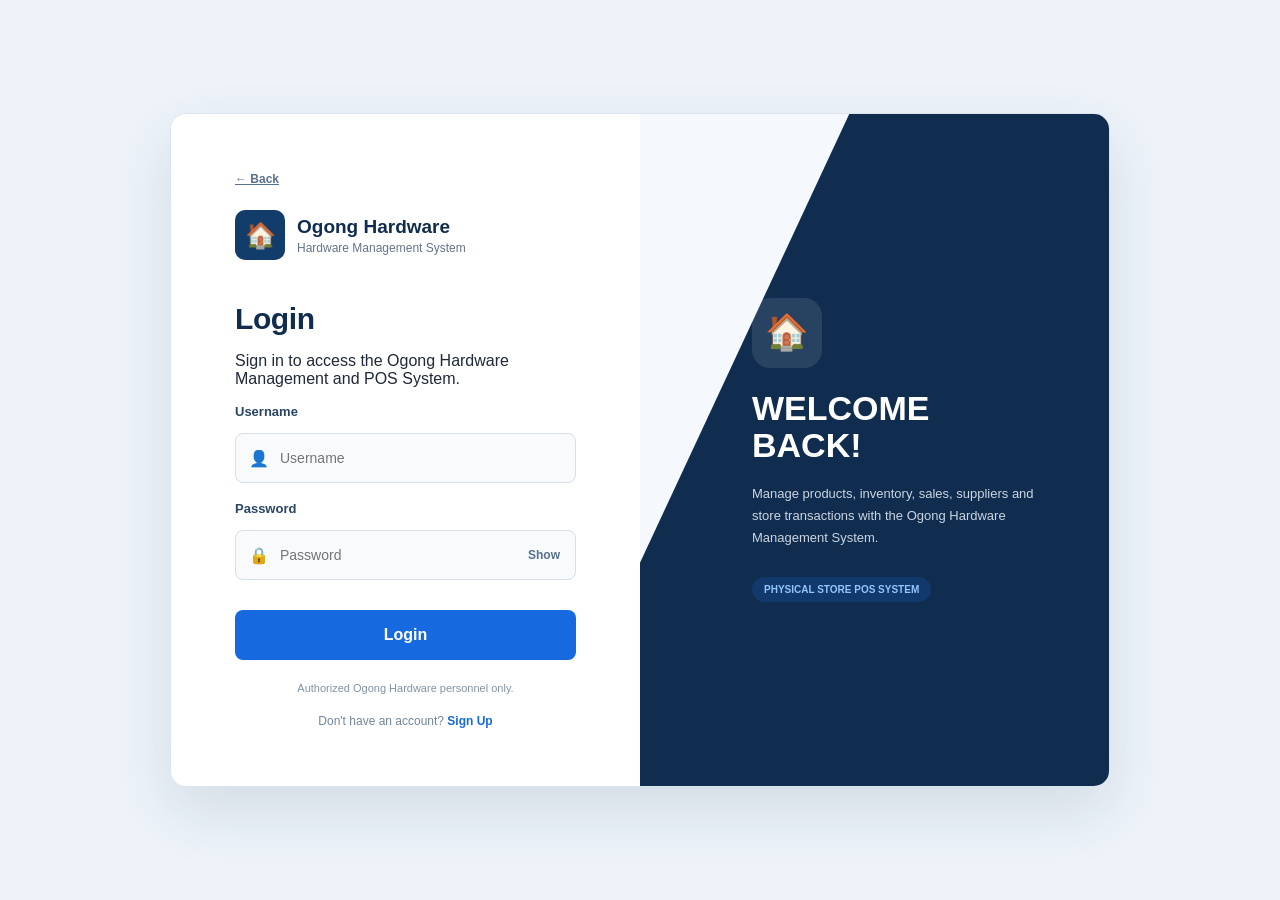
<file: frontend/users.html>
<!DOCTYPE html>
<html lang="en">
<head>
  <meta charset="UTF-8">
  <meta name="viewport" content="width=device-width, initial-scale=1.0">
  <title>Users - OGONG Hardware</title>
  <link rel="stylesheet" href="css/styles.css">
  <style>
    .dashboard-logo {
      display: flex;
      align-items: center;
      gap: 12px;
      margin-bottom: 28px;
    }
    .dashboard-logo-mark {
      width: 48px;
      height: 48px;
      border-radius: 12px;
      background: #0f2747;
      background:
          linear-gradient(
                    rgba(0, 0, 0, 0.326),
                    rgba(0, 0, 0, 0.44)
                ),
          url("images/logo.png");
      color: white;
      display: flex;
      align-items: center;
      justify-content: center;
      font-size: 22px;
      font-weight: 800;
      box-shadow: 0 4px 12px rgba(15, 39, 71, 0.18);
    }
    .dashboard-logo-text { line-height: 1.1; }
    .dashboard-logo-text strong { display: block; font-size: 16px; color: #0f2747; }
    .dashboard-logo-text span { display: block; margin-top: 3px; color: #64748b; font-size: 11px; letter-spacing: .5px; }
    .users-page { min-width: 0; background: #f7f9fc; }
    .users-page .header { align-items: center; gap: 18px; margin-bottom: 20px; }
    .users-title { display: flex; align-items: center; gap: 13px; min-width: 0; }
    .users-title-icon { display: grid; place-items: center; width: 44px; height: 44px; flex: 0 0 44px; color: #1769e0; background: #edf5ff; border-radius: 10px; }
    .users-title-icon svg { width: 22px; height: 22px; }
    .users-page .header h2 { margin: 0 0 5px; color: #102a43; font-size: 27px; }
    .users-page .header p { margin: 0; color: #708198; font-size: 13px; }
    .users-page .button { display: inline-flex; align-items: center; justify-content: center; gap: 7px; min-height: 36px; padding: 8px 12px; border-radius: 7px; font-size: 11px; font-weight: 700; transition: background-color .16s ease, border-color .16s ease, transform .16s ease; }
    .users-page .button-primary { background: #1769e0; box-shadow: 0 4px 10px rgba(23,105,224,.16); }
    .users-page .button-primary:hover { background: #1058c4; }
    .users-page .button-secondary { color: #31516e; background: #f4f8fd; border: 1px solid #e2eaf3; }
    .users-page .button-secondary:hover { color: #1769e0; background: #edf5ff; border-color: #cfe1f9; }
    .users-table-card { padding: 0; overflow: hidden; border-radius: 10px; box-shadow: 0 6px 18px rgba(16,42,67,.045); }
    .users-table-heading { display: flex; justify-content: space-between; align-items: center; gap: 12px; padding: 16px 17px 13px; border-bottom: 1px solid #edf2f7; }
    .users-table-heading h3 { margin: 0; color: #183653; font-size: 13px; }
    .users-table-heading p { margin: 4px 0 0; color: #8a9bb0; font-size: 10px; }
    .users-table-count { display: inline-flex; align-items: center; gap: 6px; padding: 6px 9px; color: #1769e0; background: #edf5ff; border-radius: 999px; font-size: 10px; font-weight: 800; white-space: nowrap; }
    .users-table { min-width: 650px; border-collapse: collapse; }
    .users-table thead { background: #f8fafc; }
    .users-table th { padding: 12px 14px; color: #8a9bb0; font-size: 9px; font-weight: 800; text-align: left; text-transform: uppercase; white-space: nowrap; }
    .users-table td { padding: 12px 14px; color: #61758a; border-bottom: 1px solid #edf2f7; font-size: 11px; vertical-align: middle; }
    .users-table tbody tr { transition: background-color .16s ease; }
    .users-table tbody tr:last-child td { border-bottom: 0; }
    .users-table tbody tr:hover { background: #f9fbfe; }
    .user-name-cell { display: flex; align-items: center; gap: 10px; min-width: 190px; }
    .user-avatar { display: grid; place-items: center; width: 34px; height: 34px; flex: 0 0 34px; color: #1769e0; background: #edf5ff; border-radius: 9px; font-size: 10px; font-weight: 800; }
    .user-name-copy { min-width: 0; }
    .user-name-copy strong { display: block; color: #183653; font-size: 11px; overflow-wrap: anywhere; }
    .user-you-badge { display: inline-flex; margin-left: 6px; padding: 3px 6px; color: #1769e0; background: #edf5ff; border-radius: 999px; font-size: 8px; font-weight: 800; vertical-align: middle; }
    .user-id { color: #8a9bb0 !important; font-size: 10px !important; font-weight: 700; }
    .user-username { color: #52677d; font-weight: 600; }
    .user-role-badge { display: inline-flex; align-items: center; padding: 5px 8px; border-radius: 999px; font-size: 9px; font-weight: 800; white-space: nowrap; }
    .user-role-badge.admin { color: #a15c00; background: #fff6e5; }
    .user-role-badge.staff { color: #1769e0; background: #edf5ff; }
    .user-actions { display: flex; justify-content: flex-end; gap: 6px; white-space: nowrap; }
    .users-page .button-danger { color: #b42318; background: #fff5f4; border: 1px solid #f5d3d0; }
    .users-page .button-danger:hover:not(:disabled) { background: #fff0ef; border-color: #ecb8b2; }
    .users-page .button:disabled { cursor: not-allowed; opacity: .48; }
    .users-empty { padding: 28px !important; color: #8293a7 !important; text-align: center; }
    .users-modal .modal-content { width: min(620px, 95vw); max-height: calc(100vh - 36px); padding: 23px; border-radius: 12px; }
    .users-modal .modal-header { padding-bottom: 14px; margin-bottom: 14px; border-bottom: 1px solid #edf2f7; }
    .users-modal .modal-header h2 { margin: 0; color: #102a43; font-size: 18px; }
    .users-modal .modal-close { width: 32px; height: 32px; color: #6b7f93; background: #f4f7fa; border-radius: 7px; }
    .user-modal-subtitle { margin: -4px 0 16px; color: #8293a7; font-size: 11px; line-height: 1.5; }
    .user-form-grid { display: grid; grid-template-columns: repeat(2, minmax(0, 1fr)); gap: 0 13px; }
    .user-form-grid .form-group { margin-bottom: 12px; }
    .user-form-grid .form-group:nth-child(3), .user-form-grid .form-group:nth-child(4) { grid-column: 1 / -1; }
    .users-modal .form-group label { color: #52677d; font-size: 11px; font-weight: 700; }
    .users-modal .form-group input, .users-modal .form-group select { height: 39px; padding: 8px 10px; color: #183653; border-color: #dfe7f0; border-radius: 7px; font-size: 12px; }
    .users-modal .form-group input:focus, .users-modal .form-group select:focus { border-color: #75a9ed; box-shadow: 0 0 0 3px #edf5ff; }
    .users-modal .form-help { color: #8999aa; font-size: 10px; }
    .users-modal .modal-actions { display: flex; justify-content: flex-end; gap: 8px; padding-top: 14px; margin-top: 6px; border-top: 1px solid #edf2f7; }
    @media (max-width: 768px) {
      .users-page { padding: 18px 14px; }
      .users-page .header { align-items: flex-start; gap: 14px; }
      .users-page .header h2 { font-size: 23px; }
      .users-page .header > .button { flex: 0 0 auto; padding: 9px 10px; }
      .users-title { align-items: flex-start; gap: 9px; }
      .users-title-icon { width: 38px; height: 38px; flex-basis: 38px; }
      .users-modal .modal-content { padding: 18px; }
    }
    @media (max-width: 520px) {
      .users-page .header { flex-direction: column; }
      .users-page .header > .button { align-self: stretch; }
      .users-table-heading { align-items: flex-start; }
      .user-form-grid { grid-template-columns: 1fr; gap: 0; }
      .user-form-grid .form-group:nth-child(3), .user-form-grid .form-group:nth-child(4) { grid-column: auto; }
    }
  </style>
</head>
<body>

<div class="container">

  <aside class="sidebar">

      <div class="dashboard-logo">

        <div class="dashboard-logo-mark">
          OG
        </div>

        <div class="dashboard-logo-text">
          <strong>OGONG HARDWARE</strong>
          <span>BUILT TOGETHER</span>
        </div>

      </div>

      <div id="sidebar-nav"></div>

    </aside>

          <main class="main users-page">
            <div class="header">
      <div class="users-title">
        <span class="users-title-icon" aria-hidden="true">
          <svg viewBox="0 0 24 24" fill="none" stroke="currentColor" stroke-width="1.8" stroke-linecap="round" stroke-linejoin="round"><circle cx="9" cy="8" r="3"/><path d="M3 20c.5-3 2.5-5 6-5s5.5 2 6 5M16 5.5a3 3 0 0 1 0 5.8M17 15c2.3.4 3.6 2 4 4"/></svg>
        </span>
        <div>
          <h2>Users</h2>
          <p>Manage system accounts, staff, and administrator access.</p>
        </div>
      </div>

      <button
        class="button button-primary"
        id="add-user-btn"
        type="button"
      >
        Add User
      </button>
    </div>


    <div id="alert-container"></div>

      <div class="table-card users-table-card">

      <div class="users-table-heading">
        <div>
          <h3>System Users</h3>
          <p>Accounts authorized to access the Ogong Hardware system.</p>
        </div>
        <span class="users-table-count" id="users-count">0 accounts</span>
      </div>

      <div class="table-responsive">

        <table class="users-table">

          <thead>
            <tr>
              <th>ID</th>
              <th>Name</th>
              <th>Username</th>
              <th>Role</th>
              <th>Actions</th>
            </tr>
          </thead>

          <tbody id="users-table-body"></tbody>

        </table>

      </div>

    </div>

  </main>

</div>

<div class="modal users-modal" id="user-modal">
  <div class="modal-content">
    <div class="modal-header">
       <h2 id="user-modal-title">
        Add User
        </h2>

      <button
        class="modal-close"
        id="user-modal-close"
        type="button"
      >
        ×
      </button>

    </div>

    <div id="user-modal-alert"></div>
    <p class="user-modal-subtitle">Set the account details and choose the access role for this staff member.</p>
    <div class="user-form-grid">
    <div class="form-group">

      <label for="user-name">
        Full Name
      </label>

      <input
        id="user-name"
        type="text"
        placeholder="Enter full name"
        autocomplete="name"
      >

    </div>
    <div class="form-group">

      <label for="user-username">
        Username
      </label>

      <input
        id="user-username"
        type="text"
        placeholder="Enter username"
        autocomplete="username"
      >

    </div>
    <div class="form-group">

      <label for="user-password">
        Password
      </label>

      <input
        id="user-password"
        type="password"
        placeholder="Enter password"
        autocomplete="new-password"
      >

      <small
        id="password-help"
        class="form-help"
      >
        Password is required when creating a new user.
      </small>

    </div>
    <div class="form-group">

      <label for="user-role">
        Role
      </label>

      <select id="user-role">

        <option value="ADMIN">
          ADMIN
        </option>

        <option value="STAFF">
          STAFF
        </option>

      </select>
    </div>
    </div>
    <div class="modal-actions">

      <button
        class="button button-primary"
        id="save-user-btn"
        type="button"
      >
        Save User
      </button>

      <button
        class="button button-secondary"
        id="cancel-user-btn"
        type="button"
      >
        Cancel
      </button>

    </div>

  </div>

</div>

<script src="js/app.js?v=render-api-1"></script>

<script>

let editingUserId = null;

const user = requireAuth(['ADMIN']);

if (!user) {

  window.location.href = 'login.html';

} else {

  renderSidebar('users');
  renderTopbar();

}

setupModalClose('user-modal');


function resetUserForm() {

  editingUserId = null;

  document.getElementById('user-modal-title').textContent =
    'Add User';

  document.getElementById('user-name').value = '';

  document.getElementById('user-username').value = '';

  document.getElementById('user-password').value = '';

  document.getElementById('user-role').value = 'STAFF';

  document.getElementById('user-modal-alert').innerHTML = '';

  document.getElementById('password-help').textContent =
    'Password is required when creating a new user.';

}

document
  .getElementById('add-user-btn')
  .addEventListener('click', () => {

    resetUserForm();

    openModal('user-modal');

  });

async function loadUsers() {

  try {

    const users = await apiFetch('/users');

    const tbody =
      document.getElementById('users-table-body');
    const userCount =
      document.getElementById('users-count');

    tbody.innerHTML = '';
    userCount.textContent = `${users ? users.length : 0} ${users && users.length === 1 ? 'account' : 'accounts'}`;


    if (!users || users.length === 0) {

      tbody.innerHTML = `
        <tr>
          <td
            colspan="5"
            class="users-empty"
          >
            No users found.
          </td>
        </tr>
      `;

      return;

    }


    users.forEach(acc => {

      const row =
        document.createElement('tr');


      const isCurrentUser =
        Number(acc.id) === Number(user.id);


      const roleLabel =
        acc.role === 'ADMIN'
          ? 'ADMIN'
          : 'STAFF';
      const initials = String(acc.name || '')
        .trim()
        .split(/\s+/)
        .filter(Boolean)
        .slice(0, 2)
        .map(part => part.charAt(0))
        .join('')
        .toUpperCase() || 'U';


      row.innerHTML = `

        <td class="user-id">
          #${acc.id}
        </td>

        <td>
          <div class="user-name-cell">
            <span class="user-avatar" aria-hidden="true">${escapeHTML(initials)}</span>
            <span class="user-name-copy">
              <strong>${escapeHTML(acc.name || '')}</strong>

              ${
                isCurrentUser
                  ? '<span class="user-you-badge">You</span>'
                  : ''
              }
            </span>
          </div>

        </td>

        <td class="user-username">
          ${escapeHTML(acc.username || '')}
        </td>

        <td>
          <span class="user-role-badge ${acc.role === 'ADMIN' ? 'admin' : 'staff'}">
            ${roleLabel}
          </span>
        </td>

        <td>
          <div class="user-actions">

          <button
            class="button button-secondary"
            type="button"
            onclick="editUser(${acc.id})"
          >
            Edit
          </button>

          <button
            class="button button-danger"
            type="button"
            onclick="deleteUser(${acc.id})"
            ${isCurrentUser ? 'disabled title="You cannot delete your own account."' : ''}
          >
            Delete
          </button>
          </div>

        </td>

      `;

      tbody.appendChild(row);

    });


  } catch (error) {

    showAlert(
      error.message || 'Unable to load users.',
      'danger'
    );

  }

}

async function editUser(id) {

  try {

    const users =
      await apiFetch('/users');

    const account =
      users.find(item =>
        Number(item.id) === Number(id)
      );


    if (!account) {

      throw new Error('User not found.');

    }


    editingUserId = account.id;


    document.getElementById(
      'user-modal-title'
    ).textContent = 'Edit User';


    document.getElementById(
      'user-name'
    ).value = account.name || '';


    document.getElementById(
      'user-username'
    ).value = account.username || '';


    document.getElementById(
      'user-password'
    ).value = '';


    document.getElementById(
      'user-role'
    ).value = account.role || 'STAFF';


    document.getElementById(
      'user-modal-alert'
    ).innerHTML = '';


    document.getElementById(
      'password-help'
    ).textContent =
      'Leave password blank to keep the current password.';


    openModal('user-modal');


  } catch (error) {

    showAlert(
      error.message || 'Unable to load user.',
      'danger'
    );

  }

}


async function deleteUser(id) {

  /* Prevent deleting yourself */

  if (Number(id) === Number(user.id)) {

    showAlert(
      'You cannot delete your own account.',
      'danger'
    );

    return;

  }


  const confirmed =
    confirm(
      'Delete this user account?\n\nThis action cannot be undone.'
    );


  if (!confirmed) return;


  try {

    await apiFetch(
      `/users/${id}`,
      {
        method: 'DELETE'
      }
    );


    showAlert(
      'User deleted successfully.',
      'success'
    );


    await loadUsers();


  } catch (error) {

    showAlert(
      error.message || 'Unable to delete user.',
      'danger'
    );

  }

}

document
  .getElementById('save-user-btn')
  .addEventListener('click', async () => {


    const name =
      document
        .getElementById('user-name')
        .value
        .trim();


    const username =
      document
        .getElementById('user-username')
        .value
        .trim();


    const password =
      document
        .getElementById('user-password')
        .value
        .trim();


    const role =
      document
        .getElementById('user-role')
        .value;


    const alertBox =
      document.getElementById(
        'user-modal-alert'
      );


    alertBox.innerHTML = '';


    /* Validation */

    if (!name || !username || !role) {

      alertBox.innerHTML = `
        <div class="alert alert-danger">
          Please fill in all required fields.
        </div>
      `;

      return;

    }

    if (!editingUserId && !password) {

      alertBox.innerHTML = `
        <div class="alert alert-danger">
          Password is required when creating a user.
        </div>
      `;

      return;

    }


    try {

      const payload = {

        name,
        username,
        role

      };

      if (password) {

        payload.password = password;

      }


      if (editingUserId) {

        await apiFetch(
          `/users/${editingUserId}`,
          {
            method: 'PUT',
            body: JSON.stringify(payload)
          }
        );


        showAlert(
          'User updated successfully.',
          'success'
        );


      } else {

        await apiFetch(
          '/users',
          {
            method: 'POST',
            body: JSON.stringify(payload)
          }
        );


        showAlert(
          'User added successfully.',
          'success'
        );

      }


                                    closeModal('user-modal');

                                    resetUserForm();

                                    await loadUsers();


                                  } catch (error) {

                                    alertBox.innerHTML = `
                                      <div class="alert alert-danger">
                                        ${escapeHTML(
                                          error.message ||
                                          'Unable to save user.'
                                        )}
                                      </div>
                                    `;

                                  }

                                });
                    document
                        .getElementById('cancel-user-btn')
                        .addEventListener('click', () => {
                          closeModal('user-modal');
                          resetUserForm();

                                                    });

                          document
                            .getElementById('user-modal-close')
                              .addEventListener('click', () => {
                                closeModal('user-modal');
                                  resetUserForm();

                                  });

function escapeHTML(value) {

  return String(value)
    .replace(/&/g, '&amp;')
    .replace(/</g, '&lt;')
    .replace(/>/g, '&gt;')
    .replace(/"/g, '&quot;')
    .replace(/'/g, '&#039;');

}

if (user) {

  loadUsers();

}

</script>

</body>
</html>
</file>
<file: frontend/css/styles.css>
:root {
  --bg: #f4f6f9;
  --card: #ffffff;
  --dark: #1f2937;
  --muted: #6b7280;
  --primary: #2563eb;
  --danger: #ef4444;
  --success: #16a34a;
  --border: #e5e7eb;
}

* {
  box-sizing: border-box;
}

body {
  margin: 0;
  font-family: 'Segoe UI', Tahoma, Geneva, Verdana, sans-serif;
  background: var(--bg);
  color: var(--dark);
}

.container {
  display: flex;
  min-height: 100vh;
}

.sidebar {
  width: 250px;
  background: #0f172a;
  color: #fff;
  padding: 24px 16px;
}

.sidebar h1 {
  font-size: 20px;
  margin-bottom: 24px;
}

.nav-link {
  display: flex;
  align-items: center;
  padding: 10px 12px;
  border-radius: 8px;
  color: #cbd5e1;
  text-decoration: none;
  margin-bottom: 8px;
}

.nav-link:hover,
.nav-link.active {
  background: #1e293b;
  color: #fff;
}

.main {
  flex: 1;
  padding: 24px;
}

.header {
  display: flex;
  justify-content: space-between;
  align-items: center;
  margin-bottom: 24px;
}

.header-right {
  display: flex;
  align-items: center;
  gap: 12px;
}
.header-user { font-weight: 700; }
.role-badge { background:#e2e8f0; color:var(--dark); padding:4px 8px; border-radius:8px; font-size:12px; }
.header-datetime { font-size:12px; color:var(--muted); }

.card-grid {
  display: grid;
  grid-template-columns: repeat(auto-fit, minmax(220px, 1fr));
  gap: 16px;
}

.card {
  background: var(--card);
  border: 1px solid var(--border);
  border-radius: 16px;
  padding: 18px;
  box-shadow: 0 1px 3px rgba(15, 23, 42, 0.08);
}

.card h3 {
  margin: 0 0 8px;
  font-size: 14px;
  color: var(--muted);
}

.card p {
  margin: 0;
  font-size: 24px;
  font-weight: 700;
}

.table-card {
  background: var(--card);
  border: 1px solid var(--border);
  border-radius: 16px;
  padding: 18px;
}

.table-responsive {
  overflow-x: auto;
}

table {
  width: 100%;
  border-collapse: collapse;
}

thead {
  background: #f8fafc;
}

th, td {
  padding: 12px 10px;
  text-align: left;
  border-bottom: 1px solid #e5e7eb;
}

th {
  color: var(--muted);
  font-size: 13px;
}

tbody tr:hover {
  background: #fafbff;
}

button,
input[type='button'],
input[type='submit'],
select {
  font: inherit;
}

.button,
.btn {
  border: none;
  padding: 10px 14px;
  border-radius: 10px;
  cursor: pointer;
  transition: background 0.2s ease;
}

.button-primary,
.btn-primary {
  background: var(--primary);
  color: #fff;
}

.button-secondary,
.btn-secondary {
  background: #e2e8f0;
  color: var(--dark);
}

.button-danger,
.btn-danger {
  background: var(--danger);
  color: #fff;
}

.button-success,
.btn-success {
  background: var(--success);
  color: #fff;
}

.form-group {
  display: grid;
  gap: 6px;
  margin-bottom: 14px;
}

label {
  font-size: 14px;
}

input,
select,
textarea {
  width: 100%;
  padding: 10px 12px;
  border: 1px solid var(--border);
  border-radius: 10px;
  background: #fff;
}

input:focus,
select:focus,
textarea:focus {
  outline: none;
  border-color: var(--primary);
}

.modal {
  position: fixed;
  inset: 0;
  display: none;
  align-items: center;
  justify-content: center;
  background: rgba(15, 23, 42, 0.55);
  z-index: 1000;
}

.modal.open {
  display: flex;
}

.modal-content {
  background: var(--card);
  width: min(600px, 95vw);
  border-radius: 20px;
  padding: 24px;
  box-shadow: 0 18px 48px rgba(15, 23, 42, 0.18);
}

.modal-header {
  display: flex;
  justify-content: space-between;
  align-items: center;
  margin-bottom: 18px;
}

.modal-header h2 {
  margin: 0;
  font-size: 20px;
}

.modal-close {
  background: transparent;
  border: none;
  font-size: 20px;
  cursor: pointer;
}

.alert {
  padding: 14px 16px;
  border-radius: 12px;
  margin-bottom: 16px;
}

.alert-info {
  background: #eff6ff;
  color: #1d4ed8;
}

.alert-danger {
  background: #fee2e2;
  color: #b91c1c;
}

.alert-success {
  background: #dcfce7;
  color: #166534;
}

.top-bar {
  display: flex;
  justify-content: space-between;
  gap: 12px;
  align-items: center;
  margin-bottom: 18px;
  flex-wrap: wrap;
}

.search-input {
  width: 250px;
}

.hidden {
  display: none;
}

.centered {
  display: grid;
  place-items: center;
  min-height: 100vh;
}

.login-form {
  width: min(420px, 90vw);
  background: var(--card);
  padding: 30px;
  border-radius: 20px;
  border: 1px solid var(--border);
  box-shadow: 0 20px 70px rgba(15, 23, 42, 0.12);
}

.login-form h2 {
  margin-top: 0;
}

.login-form .form-group {
  margin-bottom: 18px;
}

.login-form .button-primary {
  width: 100%;
}

.footer-note {
  margin-top: 24px;
  font-size: 13px;
  color: var(--muted);
}

.report-grid {
  display: grid;
  grid-template-columns: repeat(auto-fit, minmax(260px, 1fr));
  gap: 18px;
}

/* Receipt print rules: only show receipt content when printing */
@media print {
  body * { visibility: hidden; }
  #receipt-content, #receipt-content * { visibility: visible; }
  #receipt-content { position: absolute; left: 0; top: 0; width: 100%; }
}

html,
body {
  margin: 0;
  padding: 0;
  height: 100%;
  overflow: hidden;
}

body {
  min-height: 100vh;
}

/* Main application layout */
.container {
  display: flex;
  height: 100vh;
  min-height: 0;
  overflow: hidden;
}

/* Fixed sidebar */
.sidebar {
  flex: 0 0 250px;
  height: 100vh;
  overflow-y: auto;
  overflow-x: hidden;
  box-sizing: border-box;
}

/* Main content gets the scroll */
.main {
  flex: 1;
  min-width: 0;
  min-height: 0;
  height: 100vh;
  overflow-y: auto;
  overflow-x: hidden;
  box-sizing: border-box;
}

/* Keep headers from stretching unexpectedly */
.header {
  flex-shrink: 0;
}

/* Tables should scroll horizontally if needed */
.table-responsive {
  width: 100%;
  overflow-x: auto;
  overflow-y: visible;
}

/* POS layout */
.pos-layout {
  min-width: 0;
}

/* Product grid */
.product-grid {
  min-width: 0;
}

/* Prevent wide content from forcing the whole page sideways */
table {
  max-width: 100%;
}


.modal {
  position: fixed;
  inset: 0;
  z-index: 9999;

  overflow-y: auto;
  overflow-x: hidden;

  box-sizing: border-box;
}

.modal-content {
  max-height: calc(100vh - 40px);
  overflow-y: auto;
  box-sizing: border-box;
}


@media (max-width: 768px) {

  html,
  body {
    overflow: hidden;
  }

  .container {
    height: 100vh;
    overflow: hidden;
  }

  .sidebar {
    flex: 0 0 210px;
  }

  .main {
    height: 100vh;
    overflow-y: auto;
  }

  .table-responsive {
    overflow-x: auto;
  }

}


@media print {



  .sidebar,
  #sidebar-nav,
  #refresh-report-btn,
  #load-report-btn,
  #print-report-btn,
  .topbar,
  .header-actions,
  #alert-container,
  .top-bar {
    display: none !important;
  }




  html,
  body {
    width: 100% !important;
    height: auto !important;
    margin: 0 !important;
    padding: 0 !important;
    background: white !important;
    color: black !important;
  }


  .container {
    display: block !important;
    width: 100% !important;
    margin: 0 !important;
    padding: 0 !important;
  }


  .main {
    display: block !important;
    width: 100% !important;
    margin: 0 !important;
    padding: 15px !important;
    overflow: visible !important;
    background: white !important;
    color: black !important;
  }



  .main,
  .main *,
  .table-card,
  .table-card *,
  .card,
  .card *,
  .report-grid,
  .report-grid *,
  table,
  table *,
  th,
  td,
  p,
  h1,
  h2,
  h3,
  strong,
  span {
    visibility: visible !important;
    opacity: 1 !important;
    color: black !important;
  }

  .header {
    display: flex !important;
    margin-bottom: 20px !important;
  }

  .report-grid {
    display: grid !important;
    grid-template-columns: repeat(3, 1fr) !important;
    gap: 10px !important;
    margin-top: 15px !important;
  }


  .card {
    display: block !important;
    visibility: visible !important;
    background: white !important;
    color: black !important;
    border: 1px solid #000 !important;
    box-shadow: none !important;
    padding: 12px !important;
    page-break-inside: avoid !important;
    break-inside: avoid !important;
  }


}

.sidebar {
  position: sticky;
  top: 0;
  z-index: 20;
  display: flex;
  flex-direction: column;
  width: 258px;
  flex-basis: 258px;
  padding: 24px 16px 18px;
  overflow: hidden;
  background: #ffffff;
  color: #102d4f;
  border-right: 1px solid #e5ebf2;
}

.sidebar .dashboard-logo {
  display: flex;
  align-items: center;
  gap: 11px;
  min-height: 52px;
  margin: 0 8px 28px;
}

.sidebar .dashboard-logo-mark {
  display: grid;
  place-items: center;
  width: 42px;
  height: 42px;
  flex: 0 0 42px;
  border-radius: 11px;
  background: #0b93d5;
  color: #ffffff;
  font-size: 15px;
  font-weight: 800;
  letter-spacing: .02em;
  box-shadow: 0 5px 12px rgba(11, 147, 213, .2);
}

.sidebar .dashboard-logo-text { line-height: 1.15; }
.sidebar .dashboard-logo-text strong { display: block; color: #102d4f !important; font-size: 14px !important; letter-spacing: .01em; }
.sidebar .dashboard-logo-text span { display: block; margin-top: 5px; color: #8a9bb0 !important; font-size: 10px !important; letter-spacing: .06em; }

#sidebar-nav {
  display: flex;
  flex: 1;
  min-height: 0;
  flex-direction: column;
}

.sidebar-section { margin-bottom: 22px; }
.sidebar-section-label {
  margin: 0 10px 8px;
  color: #8a9bb0;
  font-size: 10px;
  font-weight: 800;
  letter-spacing: .1em;
  text-transform: uppercase;
}

.nav-link {
  display: flex;
  align-items: center;
  gap: 11px;
  min-height: 42px;
  margin: 0 0 4px;
  padding: 10px 11px;
  border: 1px solid transparent;
  border-radius: 10px;
  color: #71839a;
  font-size: 13px;
  font-weight: 600;
  text-decoration: none;
  transition: background-color .15s ease, border-color .15s ease, color .15s ease;
}

.nav-link:hover {
  border-color: #e3edf8;
  background: #f4f8fd;
  color: #2e5b8d;
}

.nav-link.active {
  border-color: #dbe9f8;
  background: #eaf3ff;
  color: #1769e0;
  font-weight: 750;
}

.sidebar-icon { width: 19px; height: 19px; flex: 0 0 19px; color: #91a1b4; }
.nav-link.active .sidebar-icon { color: #1769e0; }
.nav-label { overflow: hidden; text-overflow: ellipsis; white-space: nowrap; }

.sidebar-profile {
  display: flex;
  align-items: center;
  gap: 9px;
  margin-top: auto;
  padding: 16px 7px 2px;
  border-top: 1px solid #e6edf4;
}

.sidebar-avatar {
  display: grid;
  place-items: center;
  width: 32px;
  height: 32px;
  flex: 0 0 32px;
  border-radius: 50%;
  background: #dcecff;
  color: #1769e0;
  font-size: 13px;
  font-weight: 800;
}

.sidebar-profile-copy { min-width: 0; flex: 1; }
.sidebar-profile-copy strong, .sidebar-profile-copy span { display: block; overflow: hidden; text-overflow: ellipsis; white-space: nowrap; }
.sidebar-profile-copy strong { color: #183653; font-size: 12px; }
.sidebar-profile-copy span { margin-top: 3px; color: #8a9bb0; font-size: 10px; }
.sidebar-profile-action { display: grid; place-items: center; width: 30px; height: 30px; padding: 0; border: 0; border-radius: 7px; background: transparent; color: #8a9bb0; cursor: pointer; }
.sidebar-profile-action:hover { background: #f4f8fd; color: #1769e0; }
.sidebar-profile-action .sidebar-icon { width: 17px; height: 17px; }

.sidebar-toggle, .sidebar-overlay { display: none; }

@media print {
  .card h3 {
    font-size: 12px !important;
    margin: 0 0 8px !important;
    color: black !important;
  }


  .card p {
    font-size: 16px !important;
    font-weight: bold !important;
    margin: 0 !important;
    color: black !important;
  }


  .table-card {
    display: block !important;
    visibility: visible !important;
    overflow: visible !important;

    background: white !important;
    color: black !important;

    box-shadow: none !important;
    border: 1px solid #000 !important;

    margin-top: 16px !important;
    padding: 12px !important;

    page-break-inside: avoid !important;
    break-inside: avoid !important;
  }


  .table-responsive {
    display: block !important;
    visibility: visible !important;
    overflow: visible !important;
    width: 100% !important;
  }


  /* ================================
     TABLE
  ================================= */

  table {
    display: table !important;
    visibility: visible !important;

    width: 100% !important;
    border-collapse: collapse !important;

    background: white !important;
    color: black !important;
  }


  thead {
    display: table-header-group !important;
  }


  tbody {
    display: table-row-group !important;
  }


  tr {
    display: table-row !important;
    page-break-inside: avoid !important;
    break-inside: avoid !important;
  }


  th,
  td {
    display: table-cell !important;
    visibility: visible !important;

    color: black !important;
    background: white !important;

    border: 1px solid #000 !important;
    padding: 8px !important;

    font-size: 11px !important;
  }


  th {
    font-weight: bold !important;
  }


  /* ================================
     REMOVE COLORS THAT MAY
     HIDE TEXT WHEN PRINTING
  ================================= */

  .card p,
  .card h3,
  .table-card p,
  .table-card h3,
  .table-card strong,
  td,
  th,
  span {
    color: black !important;
    text-shadow: none !important;
  }


  /* ================================
     PRINT SETTINGS
  ================================= */

  @page {
    size: A4;
    margin: 10mm;
  }

}

@media (max-width: 768px) {
  .sidebar {
    position: fixed;
    left: 0;
    top: 0;
    bottom: 0;
    width: 258px;
    flex-basis: 258px;
    transform: translateX(-105%);
    transition: transform .2s ease;
    box-shadow: 12px 0 30px rgba(16, 45, 79, .12);
  }

  .sidebar.is-open { transform: translateX(0); }
  .sidebar-toggle {
    position: fixed;
    top: 14px;
    left: 14px;
    z-index: 19;
    display: grid;
    place-content: center;
    gap: 4px;
    width: 40px;
    height: 40px;
    padding: 0;
    border: 1px solid #dce7f2;
    border-radius: 9px;
    background: #ffffff;
    box-shadow: 0 5px 16px rgba(16, 45, 79, .1);
    cursor: pointer;
  }

  .sidebar-toggle span { display: block; width: 17px; height: 2px; border-radius: 2px; background: #1769e0; }
  .sidebar-overlay { position: fixed; inset: 0; z-index: 18; display: block; visibility: hidden; border: 0; background: rgba(16, 45, 79, .24); opacity: 0; transition: opacity .2s ease, visibility .2s ease; }
  .sidebar-overlay.is-visible { visibility: visible; opacity: 1; }
  .main { padding-top: 68px; }
  .reports-page .main { padding-top: 68px !important; }
}
</file>
